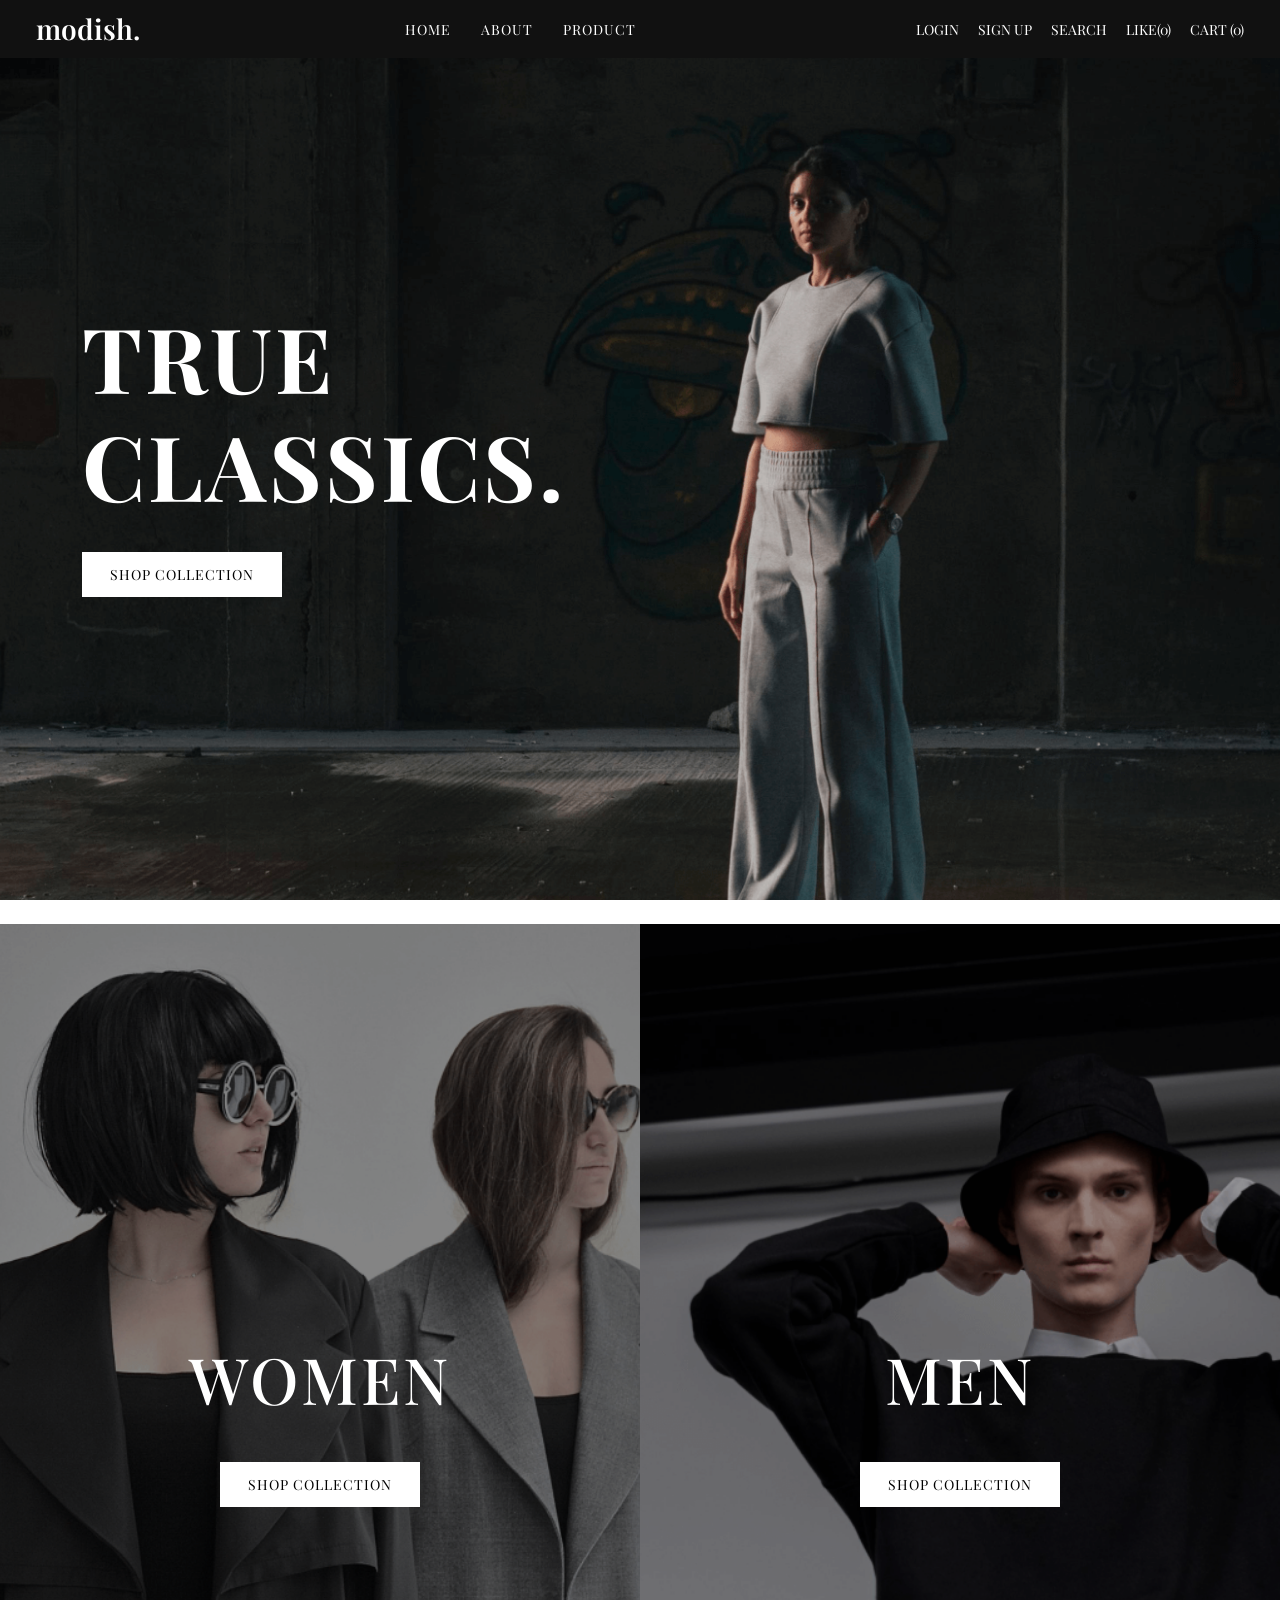
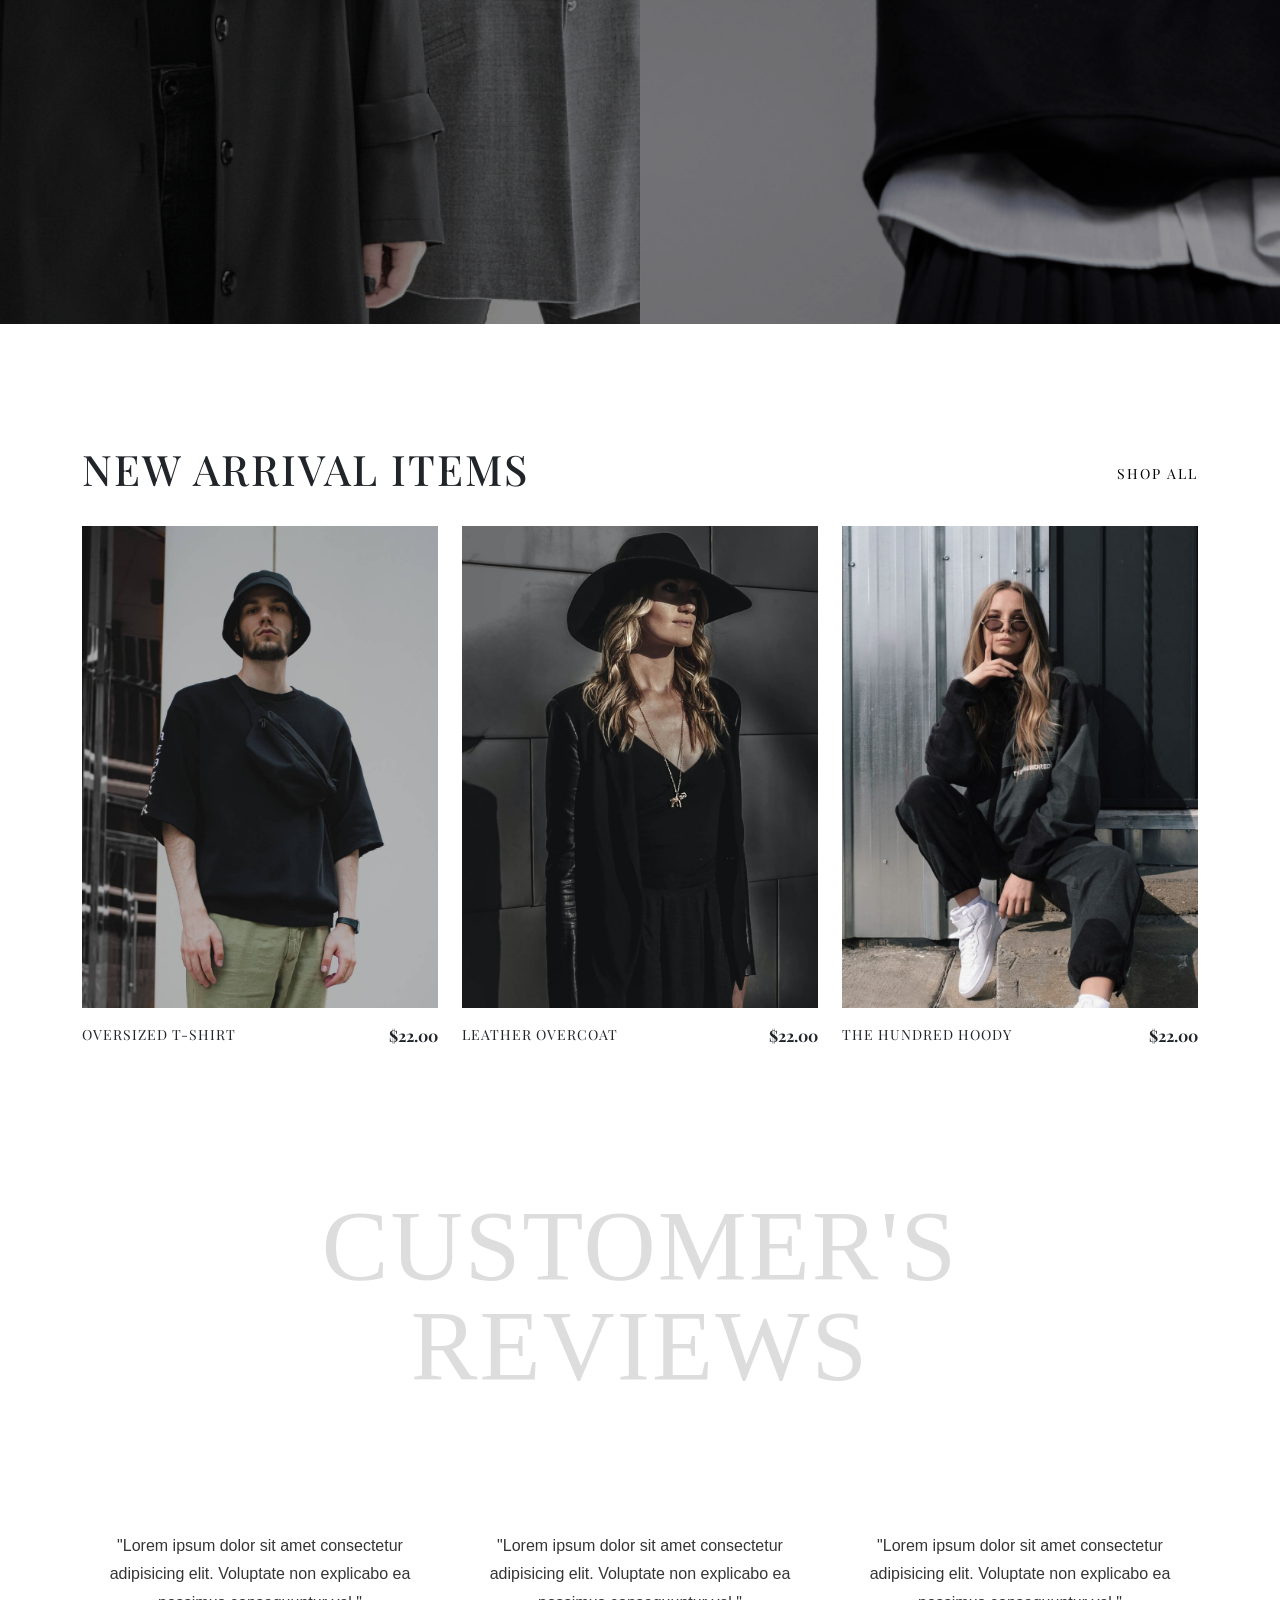
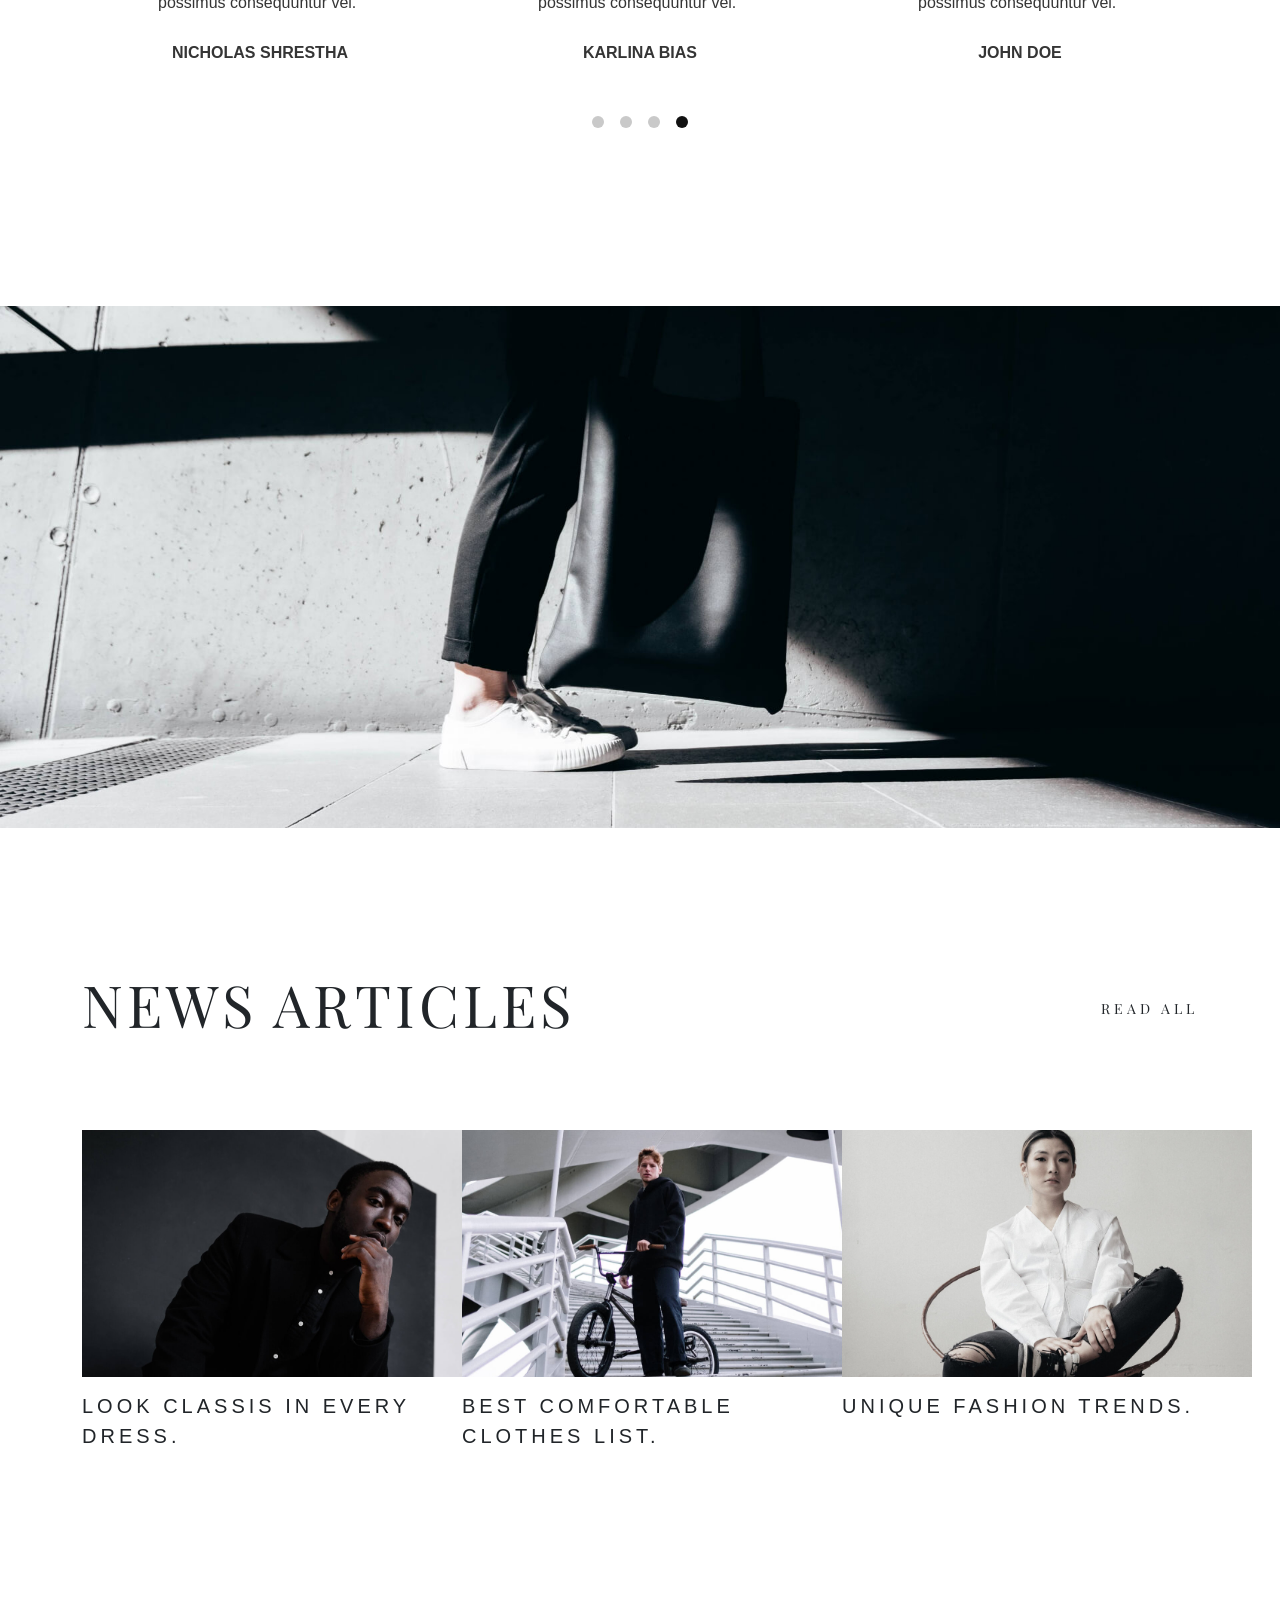
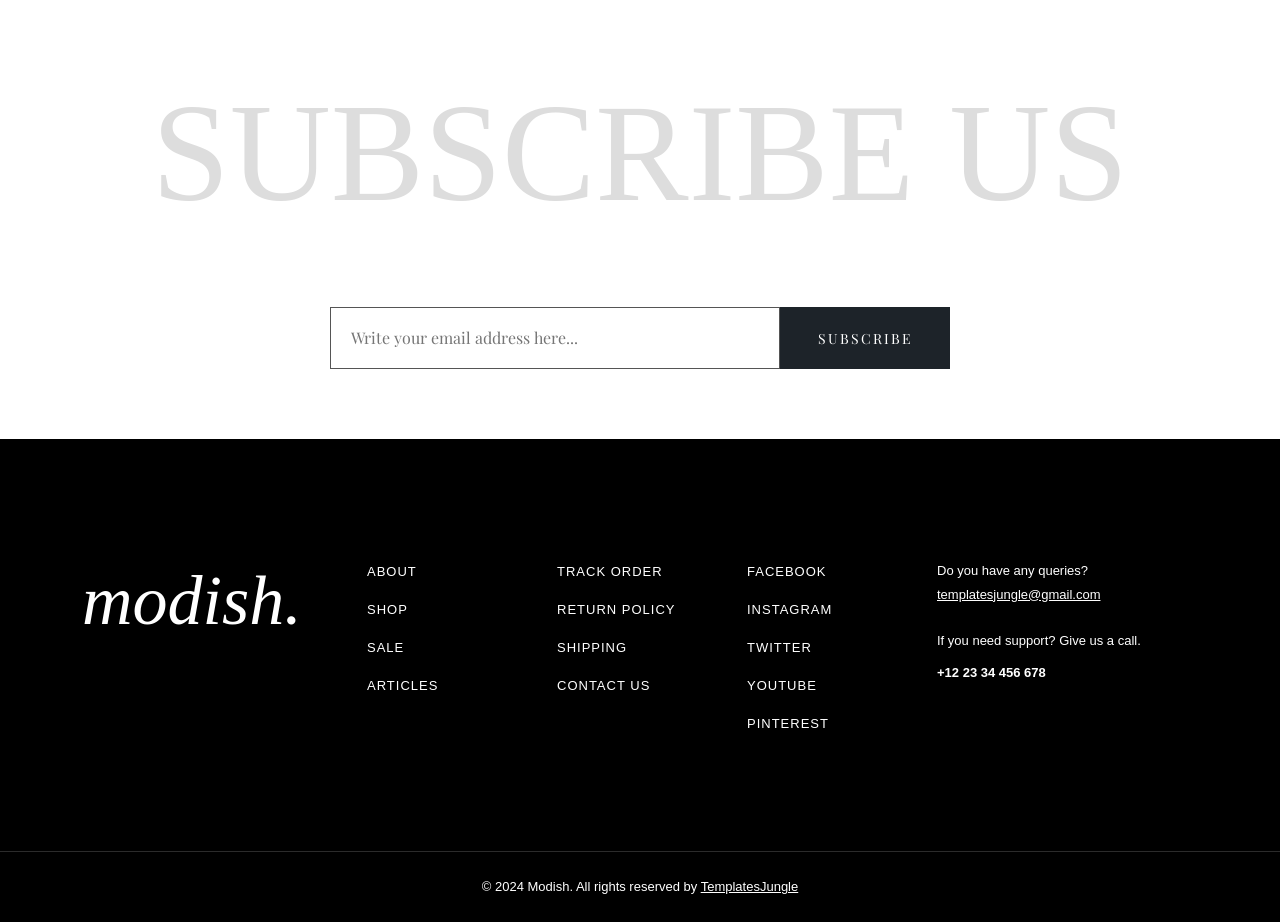
<file: index.html>
<!DOCTYPE html>
<html lang="en">
<head>
    <meta charset="UTF-8">
    <title>Modish Hero</title>
    <meta name="viewport" content="width=device-width, initial-scale=1">
    <!-- CSS -->
    <link rel="stylesheet" href="style.css">
    <!-- Bootstrap CSS -->
    <link href="https://cdn.jsdelivr.net/npm/bootstrap@5.3.2/dist/css/bootstrap.min.css" rel="stylesheet">

    <!-- Google Font for classy serif look -->
    <link href="https://fonts.googleapis.com/css2?family=Playfair+Display:wght@500;700&display=swap" rel="stylesheet">
    
    <style>
        body {
            margin: 0;
            font-family: 'Playfair Display', serif;
        }   

        .hero {
            height: 100vh;
            background: url('img/header-img.png') center/cover no-repeat;
            color: white;
            position: relative;
        }

        .navbar-custom {
            position: absolute;
            top: 0;
            width: 100%;
            z-index: 10;
            background-color:#111111;
        }

        .logo {
            font-size: 28px;
            font-weight: 600;
        }

        .nav-center a {
            color: white;
            margin: 0 15px;
            text-decoration: none;
            font-size: 14px;
            letter-spacing: 1px;
        }

        .icons a {
            color: white;
            margin-left: 15px;
            font-size: 14px;
            text-decoration: none;
        }

        .hero-content {
            height: 100%;
        }

        .hero h1 {
            font-size: 90px;
            font-weight: 700;
            letter-spacing: 3px;
        }

        .shop-btn {
            background: white;
            color: black;
            padding: 12px 28px;
            border: none;
            margin-top: 25px;
            font-size: 14px;
            letter-spacing: 1px;
        }
/* 
        @media (max-width: 768px) {
            .hero h1 {
                font-size: 48px;
                text-align: center;
            }
            .hero-content {
                text-align: center;
            }
        } */
      
    </style>
</head>

<body>

<!-- Navbar -->

<nav class="navbar navbar-expand-lg navbar-custom px-4">
    <div class="container-fluid">

    
        <div class="logo text-white">modish.</div>
        <div class="mx-auto d-none d-lg-flex nav-center">
            <a href="home.html">HOME</a>
            <a href="about.html">ABOUT</a>
            <a href="product.html">PRODUCT</a>
        </div>

        <div class="icons">
            <a href="login.html">LOGIN</a>
            <a href="signup.html">SIGN UP</a>
            <a href="#">SEARCH</a>
            <a href="wishlist.html">LIKE(0)</a>
            <a href="cart.html"> CART  (0)</a>
         
        </div>
    </div>
</nav>


<!-- Hero Section -->
<section class="hero">
    <div class="container hero-content d-flex align-items-center">
        <div class="row w-100">
            <div class="col-lg-7">
                <h1>TRUE<br>CLASSICS.</h1>
                <button class="shop-btn">SHOP COLLECTION</button>
            </div>
        </div>
    </div>
</section>
<br>

<!-- Split Collection Section -->
<section class="container-fluid p-0">
    <div class="row g-0">

        <!-- Women -->
        <div class="col-md-6 split-banner women-banner d-flex align-items-center justify-content-center text-center">
            <div class="content text-white">
                <h2>WOMEN</h2>
                <button class="shop-btn">SHOP COLLECTION</button>
            </div>
        </div>

        <!-- Men -->
        <div class="col-md-6 split-banner men-banner d-flex align-items-center justify-content-center text-center">
            <div class="content text-white">
                <h2>MEN</h2>
                <button class="shop-btn">SHOP COLLECTION</button>
            </div>
        </div>

    </div>
</section><br><br><br>


<!-- New Arrival Items -->
<section class="new-arrivals py-5">
  <div class="container">

    <!-- Heading Row -->
    <div class="d-flex justify-content-between align-items-center mb-4">
      <h2 class="arrival-title">NEW ARRIVAL ITEMS</h2>
      <a href="#" class="shop-all">SHOP ALL</a>
    </div>

    <!-- Products Row -->
    <div class="row g-4">

      <!-- Product 1 -->
      <div class="col-md-4">
        <div class="product-card">
          <div class="product-img">
            <img src="img/newarrival-items1.jpg" class="img-fluid" alt="">
            <div class="overlay">
              <button class="add-cart">Add To Cart →</button>
              <span class="icons">✕ &nbsp; ♥</span>
            </div>
          </div>
          <div class="product-info d-flex justify-content-between mt-3">
            <span>OVERSIZED T-SHIRT</span>
            <strong>$22.00</strong>
          </div>
        </div>
      </div>

      <!-- Product 2 -->
      <div class="col-md-4">
        <div class="product-card">
          <div class="product-img">
            <img src="img/newarrival-items2.jpg" class="img-fluid" alt="">
            <div class="overlay">
              <button class="add-cart">Add To Cart →</button>
              <span class="icons">✕ &nbsp; ♥</span>
            </div>
          </div>
          <div class="product-info d-flex justify-content-between mt-3">
            <span>LEATHER OVERCOAT</span>
            <strong>$22.00</strong>
          </div>
        </div>
      </div>

      <!-- Product 3 -->
      <div class="col-md-4">
        <div class="product-card">
          <div class="product-img">
            <img src="img/newarrival-items3.jpg" class="img-fluid" alt="">
            <div class="overlay">
              <button class="add-cart">Add To Cart →</button>
              <span class="icons">✕ &nbsp; ♥</span>
            </div>
          </div>
          <div class="product-info d-flex justify-content-between mt-3">
            <span>THE HUNDRED HOODY</span>
            <strong>$22.00</strong>
          </div>
        </div>
      </div>

    </div>
  </div>
</section>

 <section class="review-section">
    <div class="container">

      <h1 class="big-title">CUSTOMER'S REVIEWS</h1><br><br><br><br>

      <div class="row justify-content-center">

        <!-- Review 1 -->
        <div class="col-lg-4 col-md-6">
          <div class="review-card">
            <p class="review-text">
              "Lorem ipsum dolor sit amet consectetur adipisicing elit.
              Voluptate non explicabo ea possimus consequuntur vel."
            </p>

            <h4 class="review-name">NICHOLAS SHRESTHA</h4>
          </div>
        </div>

        <!-- Review 2 -->
        <div class="col-lg-4 col-md-6">
          <div class="review-card">
            <p class="review-text">
              "Lorem ipsum dolor sit amet consectetur adipisicing elit.
              Voluptate non explicabo ea possimus consequuntur vel."
            </p>

            <h4 class="review-name">KARLINA BIAS</h4>
          </div>
        </div>

        <!-- Review 3 -->
        <div class="col-lg-4 col-md-6">
          <div class="review-card">
            <p class="review-text">
              "Lorem ipsum dolor sit amet consectetur adipisicing elit.
              Voluptate non explicabo ea possimus consequuntur vel."
            </p>

            <h4 class="review-name">JOHN DOE</h4>
          </div>
        </div>

      </div>

      <!-- Dots -->
      <div class="dots">
        <span class="dot"></span>
        <span class="dot"></span>
        <span class="dot"></span>
        <span class="dot active"></span>
      </div>

    </div>
  </section><br><br><br>
  
  <div class="img-fluid">
  <img src="img/video.jpg" width="100%">
  </div>

  <br><br><br>
   <section class="news-section">
    <div class="container">

      <div class="section-top">
        <h1 class="section-title">News Articles</h1>
        <span class="read-all">Read All</span>
      </div><br><br>

      <div class="row">

        <!-- Article 1 -->
        <div class="col-lg-4 col-md-6">
          <div class="article-card">
            <img src="img/article1.jpg" alt="fashion">

            <h3 class="article-title">
              LOOK CLASSIS IN EVERY DRESS.
            </h3>
          </div>
        </div>

        <!-- Article 2 -->
        <div class="col-lg-4 col-md-6">
          <div class="article-card">
            <img src="img/article2.jpg" alt="fashion">

            <h3 class="article-title">
              BEST COMFORTABLE CLOTHES LIST.
            </h3>
          </div>
        </div>

        <!-- Article 3 -->
        <div class="col-lg-4 col-md-6">
          <div class="article-card">
            <img src="img/article3.jpg" alt="fashion">

            <h3 class="article-title">
              UNIQUE FASHION TRENDS.
            </h3>
          </div>
        </div>

      </div>

    </div>
  </section>


  <!-- ================= SUBSCRIBE ================= -->

  <section class="subscribe-section">

    <div class="container">

      <h1 class="big-text">Subscribe Us</h1>

      <div class="subscribe-box">

        <input
          type="email"
          placeholder="Write your email address here..."
        >

        <button>
          Subscribe
        </button>

      </div>

    </div>

  </section>

  <footer class="footer">

    <div class="container">

      <div class="row justify-content-between">

        <!-- Logo -->
        <div class="col-lg-3 footer-column">
          <h1 class="footer-logo">modish.</h1>
        </div>

        <!-- Links 1 -->
        <div class="col-lg-2 col-md-4 footer-column">
          <ul class="footer-links">
            <li><a href="#">About</a></li>
            <li><a href="#">Shop</a></li>
            <li><a href="#">Sale</a></li>
            <li><a href="#">Articles</a></li>
          </ul>
        </div>

        <!-- Links 2 -->
        <div class="col-lg-2 col-md-4 footer-column">
          <ul class="footer-links">
            <li><a href="#">Track Order</a></li>
            <li><a href="#">Return Policy</a></li>
            <li><a href="#">Shipping</a></li>
            <li><a href="#">Contact Us</a></li>
          </ul>
        </div>

        <!-- Social Links -->
        <div class="col-lg-2 col-md-4 footer-column">
          <ul class="footer-links">
            <li><a href="#">Facebook</a></li>
            <li><a href="#">Instagram</a></li>
            <li><a href="#">Twitter</a></li>
            <li><a href="#">Youtube</a></li>
            <li><a href="#">Pinterest</a></li>
          </ul>
        </div>

        <!-- Contact -->
        <div class="col-lg-3 footer-column">

          <div class="contact-text">
            Do you have any queries?<br>

            <a href="mailto:templatesjungle@gmail.com">
              templatesjungle@gmail.com
            </a>

            <br><br>

            If you need support? Give us a call.
          </div>

          <div class="phone">
            +12 23 34 456 678
          </div>

        </div>

      </div>

    </div>

    <!-- Copyright -->

    <div class="copyright">
      © 2024 Modish. All rights reserved by
      <a href="#">TemplatesJungle</a>
    </div>

  </footer>


</body>
</html>
</file>
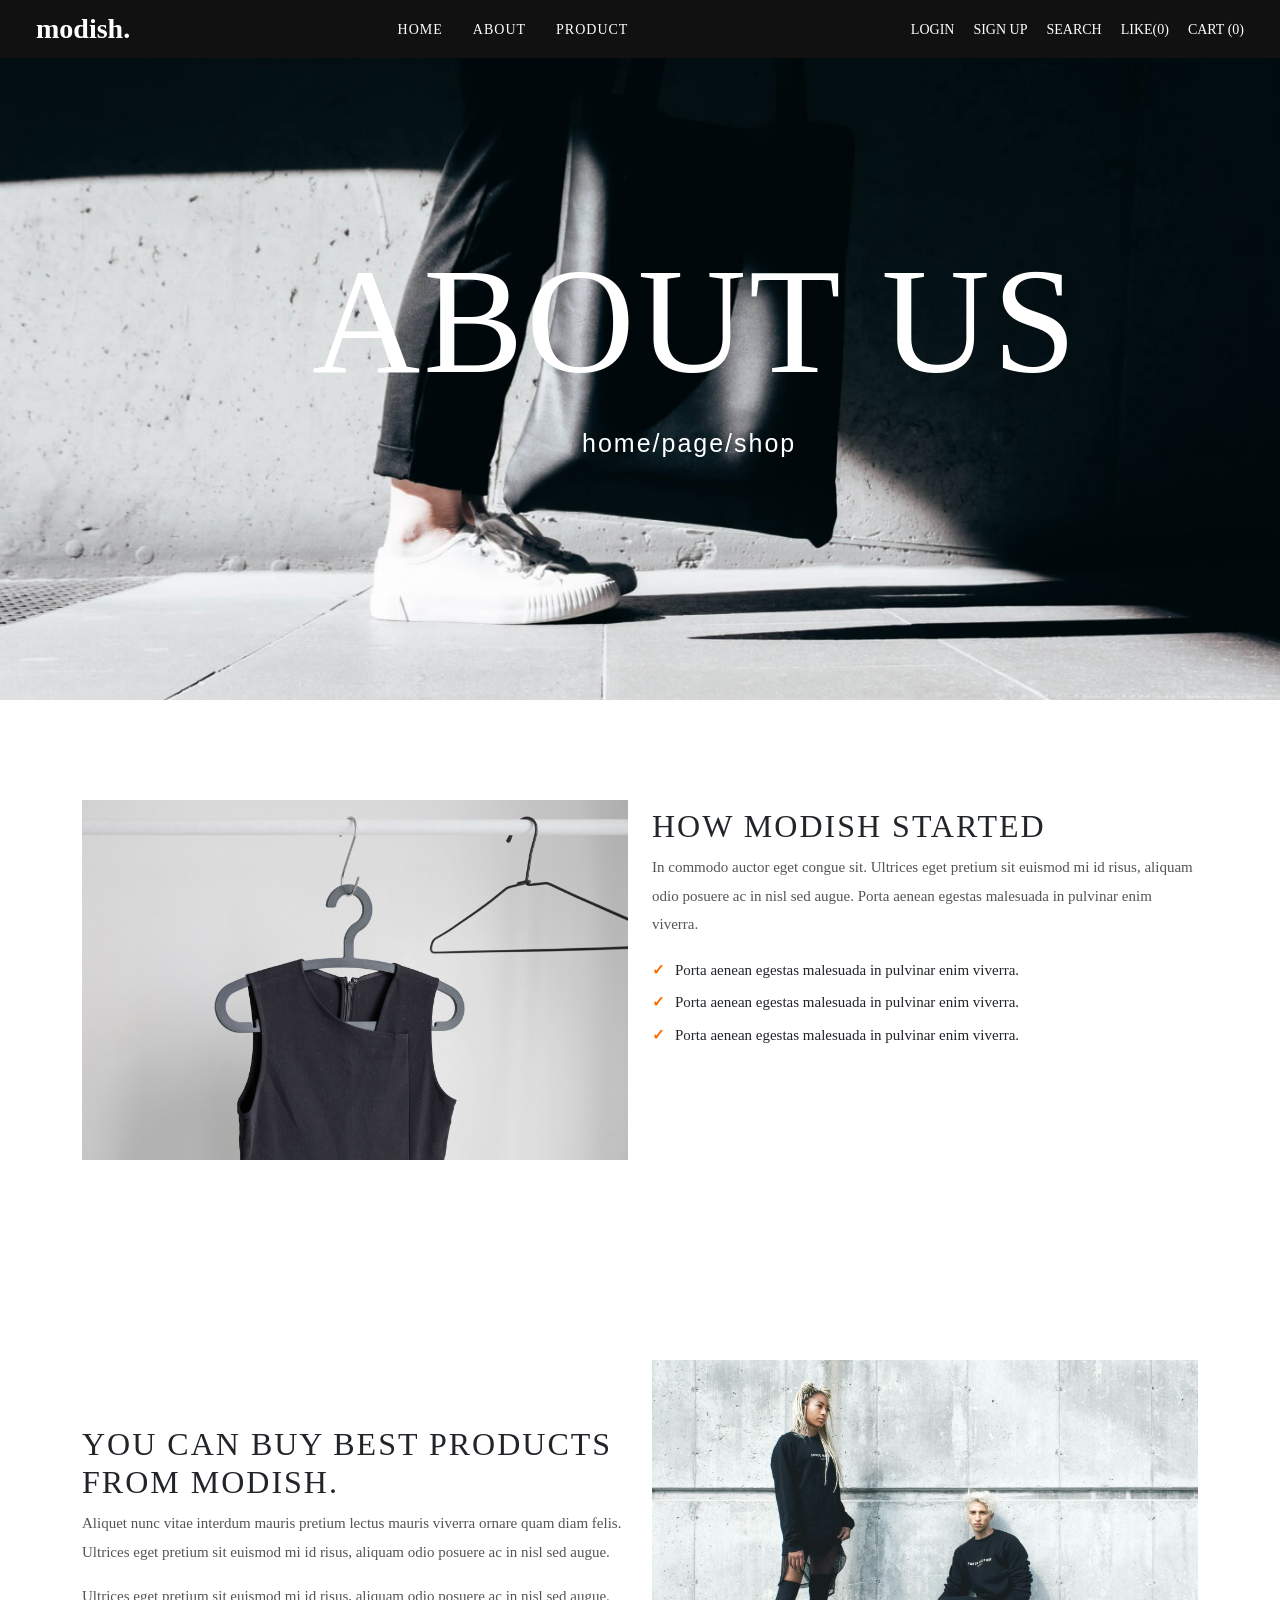
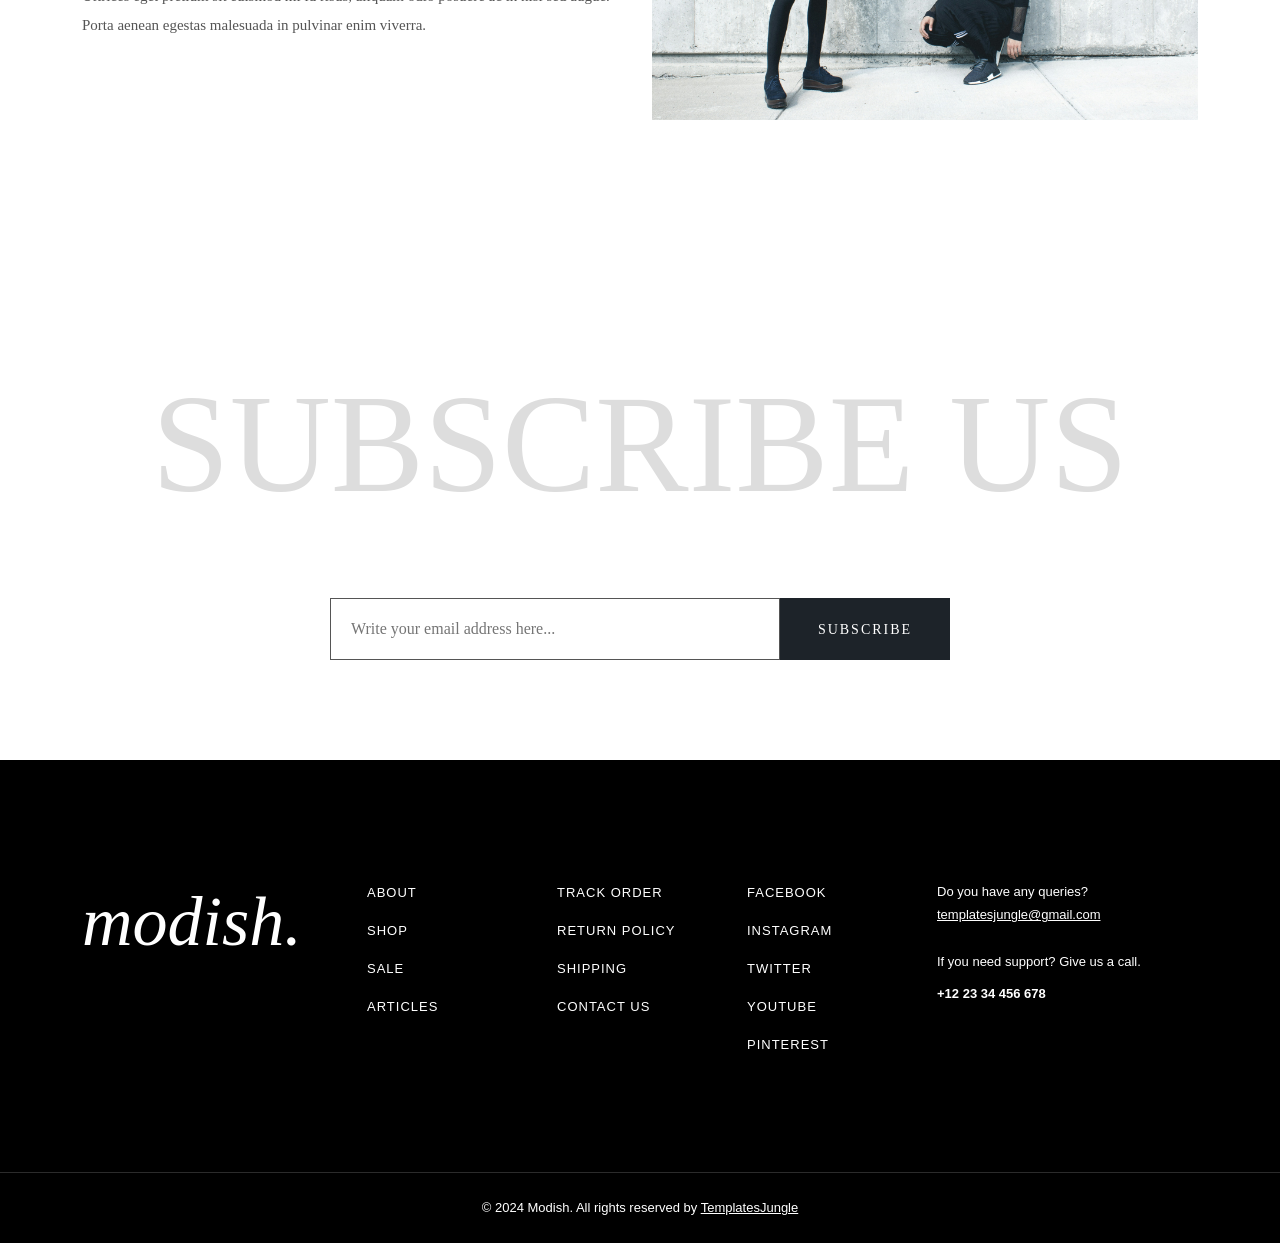
<file: about.html>
<!DOCTYPE html>
<html lang="en">
<head>
    <meta charset="UTF-8">
    <title>Modish Hero</title>
    <meta name="viewport" content="width=device-width, initial-scale=1">
    <!-- CSS -->
    <link rel="stylesheet" href="index1.css">
    <!-- Bootstrap CSS -->
    <link href="https://cdn.jsdelivr.net/npm/bootstrap@5.3.2/dist/css/bootstrap.min.css" rel="stylesheet">

    <!-- Google Font for classy serif look -->
    <link href="https://fonts.googleapis.com/css2?family=Playfair+Display:wght@500;700&display=swap" rel="stylesheet">

    <style>
        body {
            margin: 0;
            font-family: "bodoni moda";
        }   

        .hero {
            height: 100px;
            background: url('img/video.jpg')center/cover no-repeat ;
            height: 700px;
            color: white;
            position: relative; 
            justify-content: center;
        }

        .navbar-custom {
            position: absolute;
            top: 0;
            width: 100%;
            z-index: 10;
            background-color:#111111;
        }

        .logo {
            font-size: 28px;
            font-weight: 600;
        }

        .nav-center a {
            color: white;
            margin: 0 15px;
            text-decoration: none;
            font-size: 14px;
            letter-spacing: 1px;
        }

        .icons a {
            color: white;
            margin-left: 15px;
            font-size: 14px;
            text-decoration: none;
        }

        .hero-content {
            height: 100%;
        }

        .hero h1 {
            font-size: 150px;
            font-weight:lighter;
            letter-spacing: 3px;
            padding-left: 230px;


        }

        .btn {
            color: rgb(255, 255, 255);
            border: none;
            font-size: 25px;
            letter-spacing: 2px;
            padding-left: 500px;
            word-spacing: 20px;
            font-family: sans-serif;
           
        }
        @media (max-width: 768px) {
            .hero h1 {
                font-size: 48px;
                text-align: center;
            }
            .hero-content {
                text-align: center;
            }
        }
    </style>
</head>

<body>

<!-- Navbar -->

<nav class="navbar navbar-expand-lg navbar-custom px-4">
    <div class="container-fluid">

    
        <div class="logo text-white">modish.</div>
        <div class="mx-auto d-none d-lg-flex nav-center">
            <a href="home.html">HOME</a>
            <a href="about.html">ABOUT</a>
            <a href="product.html">PRODUCT</a>
        </div>

        <div class="icons">
            <a href="login.html">LOGIN</a>
            <a href="signup.html">SIGN UP</a>
            <a href="#">SEARCH</a>
            <a href="wishlist.html">LIKE(0)</a>
            <a href="cart.html"> CART  (0)</a>
         
        </div>
    </div>
</nav>


<!-- Hero Section -->
<section class="hero">
    <div class="container hero-content d-flex align-items-center ">
        <div class="row">
            <div class="col">
                <h1>ABOUT US</h1>
                <button class="btn">home/page/shop</button>
            </div>
        </div>
    </div>
</section>


  <!-- HOW MODISH STARTED -->
  <section>
    <div class="container">
      <div class="row align-items-center">

        <div class="col-lg-6">
          <div class="image-box">
            <img src="img/banner3.jpg" alt="clothes hanger">
          </div>
        </div>

        <div class="col-lg-6">
          <h2>How Modish Started</h2>
          <p>
            In commodo auctor eget congue sit. Ultrices eget pretium sit euismod mi id risus,
            aliquam odio posuere ac in nisl sed augue. Porta aenean egestas malesuada in
            pulvinar enim viverra.
          </p>

          <ul class="check-list">
            <li>Porta aenean egestas malesuada in pulvinar enim viverra.</li>
            <li>Porta aenean egestas malesuada in pulvinar enim viverra.</li>
            <li>Porta aenean egestas malesuada in pulvinar enim viverra.</li>
          </ul>

          <button class="btn btn-outline-dark">Read Blog</button>
        </div>

      </div>
    </div>
  </section>


  <!-- YOU CAN BUY BEST PRODUCTS -->
  <section>
    <div class="container">
      <div class="row align-items-center">

        <div class="col-lg-6 order-lg-1 order-2">
          <h2>You Can Buy Best Products From Modish.</h2>
          <p>
            Aliquet nunc vitae interdum mauris pretium lectus mauris viverra ornare quam
            diam felis. Ultrices eget pretium sit euismod mi id risus, aliquam odio posuere
            ac in nisl sed augue.
          </p>

          <p>
            Ultrices eget pretium sit euismod mi id risus, aliquam odio posuere ac in nisl
            sed augue. Porta aenean egestas malesuada in pulvinar enim viverra.
          </p>
        </div>

        <div class="col-lg-6 order-lg-2 order-1">
          <div class="image-box">
            <img src="img/banner1.jpg" alt="fashion models">
          </div>
        </div>

      </div>
    </div>
  </section>

  <!-- ================= SUBSCRIBE ================= -->

  <section class="subscribe-section">

    <div class="container">

      <h1 class="big-text">Subscribe Us</h1>

      <div class="subscribe-box">

        <input
          type="email"
          placeholder="Write your email address here..."
        >

        <button>
          Subscribe
        </button>

      </div>

    </div>

  </section>

  <footer class="footer">

    <div class="container">

      <div class="row justify-content-between">

        <!-- Logo -->
        <div class="col-lg-3 footer-column">
          <h1 class="footer-logo">modish.</h1>
        </div>

        <!-- Links 1 -->
        <div class="col-lg-2 col-md-4 footer-column">
          <ul class="footer-links">
            <li><a href="#">About</a></li>
            <li><a href="#">Shop</a></li>
            <li><a href="#">Sale</a></li>
            <li><a href="#">Articles</a></li>
          </ul>
        </div>

        <!-- Links 2 -->
        <div class="col-lg-2 col-md-4 footer-column">
          <ul class="footer-links">
            <li><a href="#">Track Order</a></li>
            <li><a href="#">Return Policy</a></li>
            <li><a href="#">Shipping</a></li>
            <li><a href="#">Contact Us</a></li>
          </ul>
        </div>

        <!-- Social Links -->
        <div class="col-lg-2 col-md-4 footer-column">
          <ul class="footer-links">
            <li><a href="#">Facebook</a></li>
            <li><a href="#">Instagram</a></li>
            <li><a href="#">Twitter</a></li>
            <li><a href="#">Youtube</a></li>
            <li><a href="#">Pinterest</a></li>
          </ul>
        </div>

        <!-- Contact -->
        <div class="col-lg-3 footer-column">

          <div class="contact-text">
            Do you have any queries?<br>

            <a href="mailto:templatesjungle@gmail.com">
              templatesjungle@gmail.com
            </a>

            <br><br>

            If you need support? Give us a call.
          </div>

          <div class="phone">
            +12 23 34 456 678
          </div>

        </div>

      </div>

    </div>

    <!-- Copyright -->

    <div class="copyright">
      © 2024 Modish. All rights reserved by
      <a href="#">TemplatesJungle</a>
    </div>

  </footer>


</body>
</html>
</file>
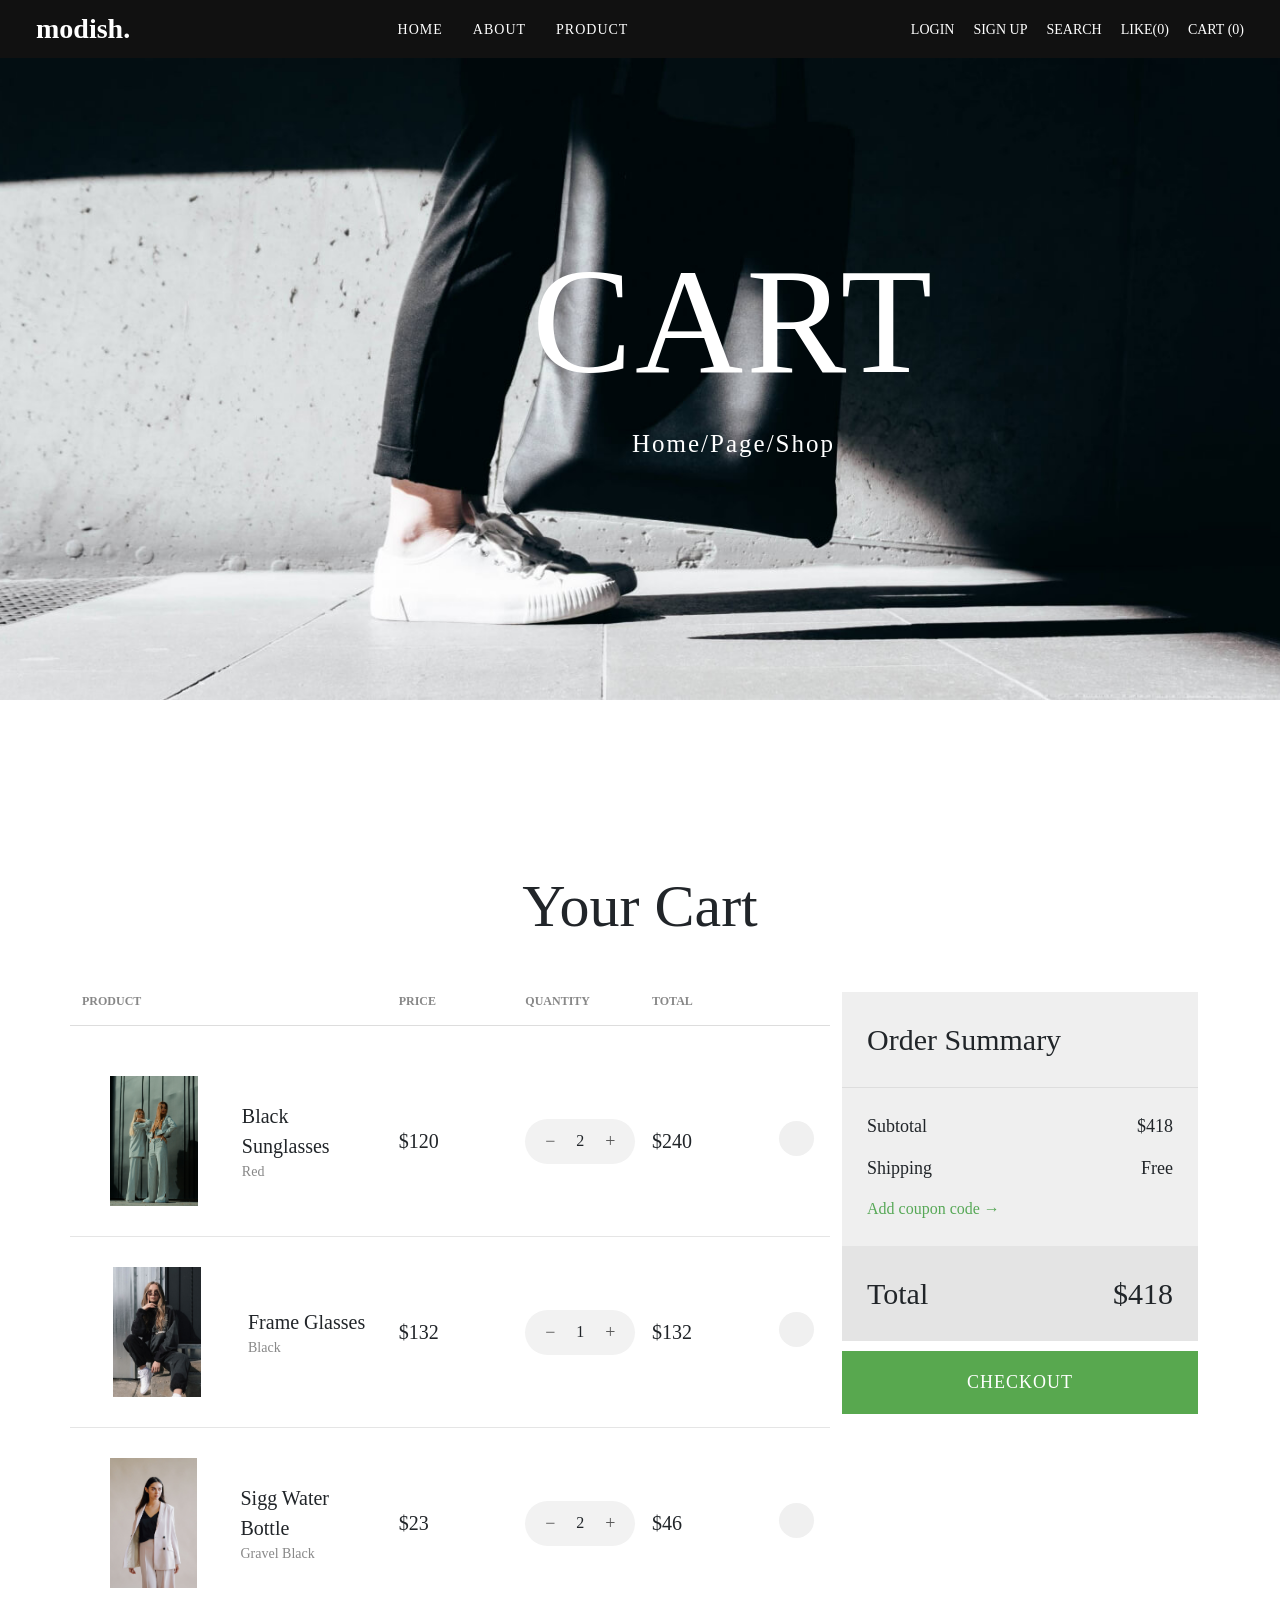
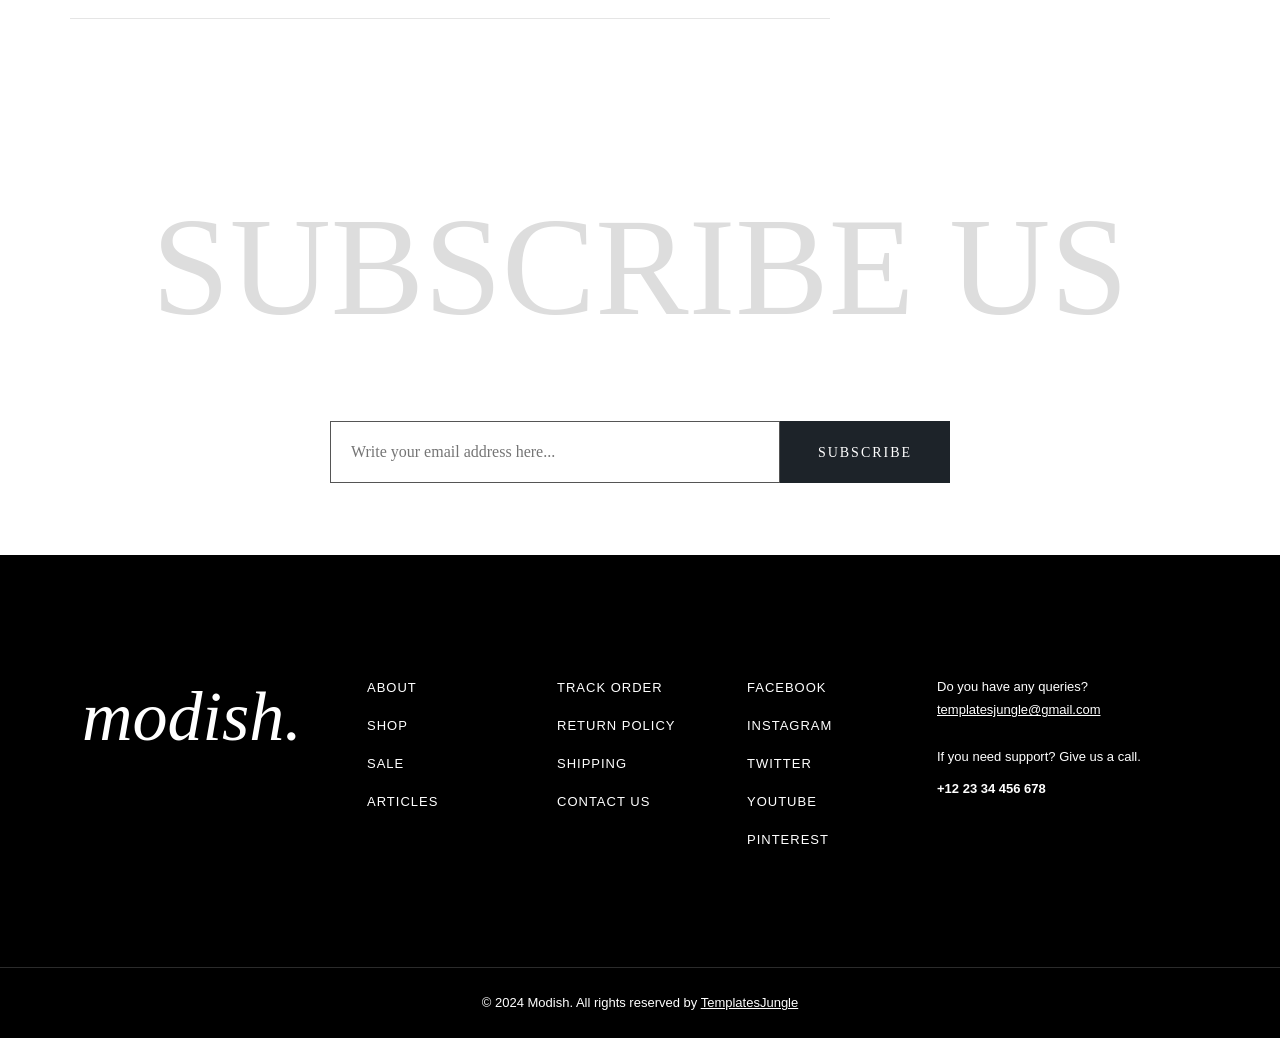
<file: cart.html>
<!DOCTYPE html>
<html lang="en">
<head>
    <meta charset="UTF-8">
    <title>Modish Hero</title>
    <meta name="viewport" content="width=device-width, initial-scale=1">
    <!-- CSS -->
    <link rel="stylesheet" href="index6.css">
    <!-- Bootstrap CSS -->
    <link href="https://cdn.jsdelivr.net/npm/bootstrap@5.3.2/dist/css/bootstrap.min.css" rel="stylesheet">

    <!-- Google Font for classy serif look -->
    <link href="https://fonts.googleapis.com/css2?family=Playfair+Display:wght@500;700&display=swap" rel="stylesheet">

    <style>
        body {
            margin: 0;
            font-family: "bodoni moda";
        }   

        .hero {
            height: 100px;
            background: url('img/video.jpg')center/cover no-repeat ;
            height: 700px;
            color: white;
            position: relative; 
        }

        .navbar-custom {
            position: absolute;
            top: 0;
            width: 100%;
            z-index: 10;
            background-color:#111111;
        }

        .logo {
            font-size: 28px;
            font-weight: 600;
        }

        .nav-center a {
            color: white;
            margin: 0 15px;
            text-decoration: none;
            font-size: 14px;
            letter-spacing: 1px;
        }

        .icons a {
            color: white;
            margin-left: 15px;
            font-size: 14px;
            text-decoration: none;
        }

        .hero-content {
            height: 100%;
        }

        .hero h1 {
            font-size: 150px;
            font-weight:lighter;
            letter-spacing: 3px;
            padding-left:450px;
            }

        .btn {
            color: rgb(255, 255, 255);
            border: none;
            font-size: 25px;
            letter-spacing: 2px;
            padding-left: 550px;
           
        }
       
    </style>
</head>

<body>

<!-- Navbar -->

<nav class="navbar navbar-expand-lg navbar-custom px-4">
    <div class="container-fluid">

    
        <div class="logo text-white">modish.</div>
        <div class="mx-auto d-none d-lg-flex nav-center">
            <a href="home.html">HOME</a>
            <a href="about.html">ABOUT</a>
            <a href="product.html">PRODUCT</a>
        </div>

        <div class="icons">
            <a href="login.html">LOGIN</a>
            <a href="signup.html">SIGN UP</a>
            <a href="#">SEARCH</a>
            <a href="wishlist.html">LIKE(0)</a>
            <a href="cart.html"> CART  (0)</a>
         
        </div>
    </div>
</nav>


<!-- Hero Section -->
<section class="hero">
    <div class="container hero-content d-flex align-items-center ">
        <div class="row">
            <div class="col1">
                <h1>CART</h1>
                <button class="btn">Home/Page/Shop</button>
            </div>
        </div>
    </div>
</section>
<br><br><br><br>


<body>

<div class="container py-4">

  <h1 class="cart-title">Your Cart</h1>

  <div class="row">

    <!-- Left Side -->
    <div class="col-lg-8">

      <!-- Header -->
      <div class="row cart-header">
        <div class="col-5">Product</div>
        <div class="col-2">Price</div>
        <div class="col-2">Quantity</div>
        <div class="col-2">Total</div>
      </div>

      <!-- Item 1 -->
      <div class="row cart-item">
        <div class="col-5 d-flex align-items-center gap-3">
          <img src="img/item9.jpg" class="product-img">

          <div>
            <div class="product-name">Black Sunglasses</div>
            <div class="product-color">Red</div>
          </div>
        </div>

        <div class="col-2 fs-5">$120</div>

        <div class="col-2">
          <div class="qty-box">
            <button class="qty-btn">−</button>
            <span>2</span>
            <button class="qty-btn">+</button>
          </div>
        </div>

        <div class="col-2 fs-5">$240</div>

        <div class="col-1">
          <button class="remove-btn">
            <i class="fa-solid fa-xmark"></i>
          </button>
        </div>
      </div>

      <!-- Item 2 -->
      <div class="row cart-item">
        <div class="col-5 d-flex align-items-center gap-3">
          <img src="img/item8.jpg" class="product-img">

          <div>
            <div class="product-name">Frame Glasses</div>
            <div class="product-color">Black</div>
          </div>
        </div>

        <div class="col-2 fs-5">$132</div>

        <div class="col-2">
          <div class="qty-box">
            <button class="qty-btn">−</button>
            <span>1</span>
            <button class="qty-btn">+</button>
          </div>
        </div>

        <div class="col-2 fs-5">$132</div>

        <div class="col-1">
          <button class="remove-btn">
            <i class="fa-solid fa-xmark"></i>
          </button>
        </div>
      </div>

      <!-- Item 3 -->
      <div class="row cart-item">
        <div class="col-5 d-flex align-items-center gap-3">
          <img src="img/item3.jpg" class="product-img">

          <div>
            <div class="product-name">Sigg Water Bottle</div>
            <div class="product-color">Gravel Black</div>
          </div>
        </div>

        <div class="col-2 fs-5">$23</div>

        <div class="col-2">
          <div class="qty-box">
            <button class="qty-btn">−</button>
            <span>2</span>
            <button class="qty-btn">+</button>
          </div>
        </div>

        <div class="col-2 fs-5">$46</div>

        <div class="col-1">
          <button class="remove-btn">
            <i class="fa-solid fa-xmark"></i>
          </button>
        </div>
      </div>

    </div>

    <!-- Right Side -->
    <div class="col-lg-4">

      <div class="summary-box">

        <div class="summary-header">
          Order Summary
        </div>

        <div class="summary-body">

          <div class="summary-row">
            <span>Subtotal</span>
            <span>$418</span>
          </div>

          <div class="summary-row">
            <span>Shipping</span>
            <span>Free</span>
          </div>

          <a href="#" class="coupon">
            Add coupon code →
          </a>

        </div>

        <div class="total-box">
          <span>Total</span>
          <span>$418</span>
        </div>

      </div>

      <button class="checkout-btn">
        CHECKOUT
      </button>

    </div>

  </div>

</div>

   <!-- ================= SUBSCRIBE ================= -->

  <section class="subscribe-section">

    <div class="container">

      <h1 class="big-text">Subscribe Us</h1>

      <div class="subscribe-box">

        <input
          type="email"
          placeholder="Write your email address here..."
        >

        <button>
          Subscribe
        </button>

      </div>

    </div>

  </section><br><br><br>

  <footer class="footer">

    <div class="container">

      <div class="row justify-content-between">

        <!-- Logo -->
        <div class="col-lg-3 footer-column">
          <h1 class="footer-logo">modish.</h1>
        </div>

        <!-- Links 1 -->
        <div class="col-lg-2 col-md-4 footer-column">
          <ul class="footer-links">
            <li><a href="#">About</a></li>
            <li><a href="#">Shop</a></li>
            <li><a href="#">Sale</a></li>
            <li><a href="#">Articles</a></li>
          </ul>
        </div>

        <!-- Links 2 -->
        <div class="col-lg-2 col-md-4 footer-column">
          <ul class="footer-links">
            <li><a href="#">Track Order</a></li>
            <li><a href="#">Return Policy</a></li>
            <li><a href="#">Shipping</a></li>
            <li><a href="#">Contact Us</a></li>
          </ul>
        </div>

        <!-- Social Links -->
        <div class="col-lg-2 col-md-4 footer-column">
          <ul class="footer-links">
            <li><a href="#">Facebook</a></li>
            <li><a href="#">Instagram</a></li>
            <li><a href="#">Twitter</a></li>
            <li><a href="#">Youtube</a></li>
            <li><a href="#">Pinterest</a></li>
          </ul>
        </div>

        <!-- Contact -->
        <div class="col-lg-3 footer-column">

          <div class="contact-text">
            Do you have any queries?<br>

            <a href="mailto:templatesjungle@gmail.com">
              templatesjungle@gmail.com
            </a>

            <br><br>

            If you need support? Give us a call.
          </div>

          <div class="phone">
            +12 23 34 456 678
          </div>

        </div>

      </div>

    </div>

    <!-- Copyright -->

    <div class="copyright">
      © 2024 Modish. All rights reserved by
      <a href="#">TemplatesJungle</a>
    </div>

  </footer>


</body>
</html>
</file>
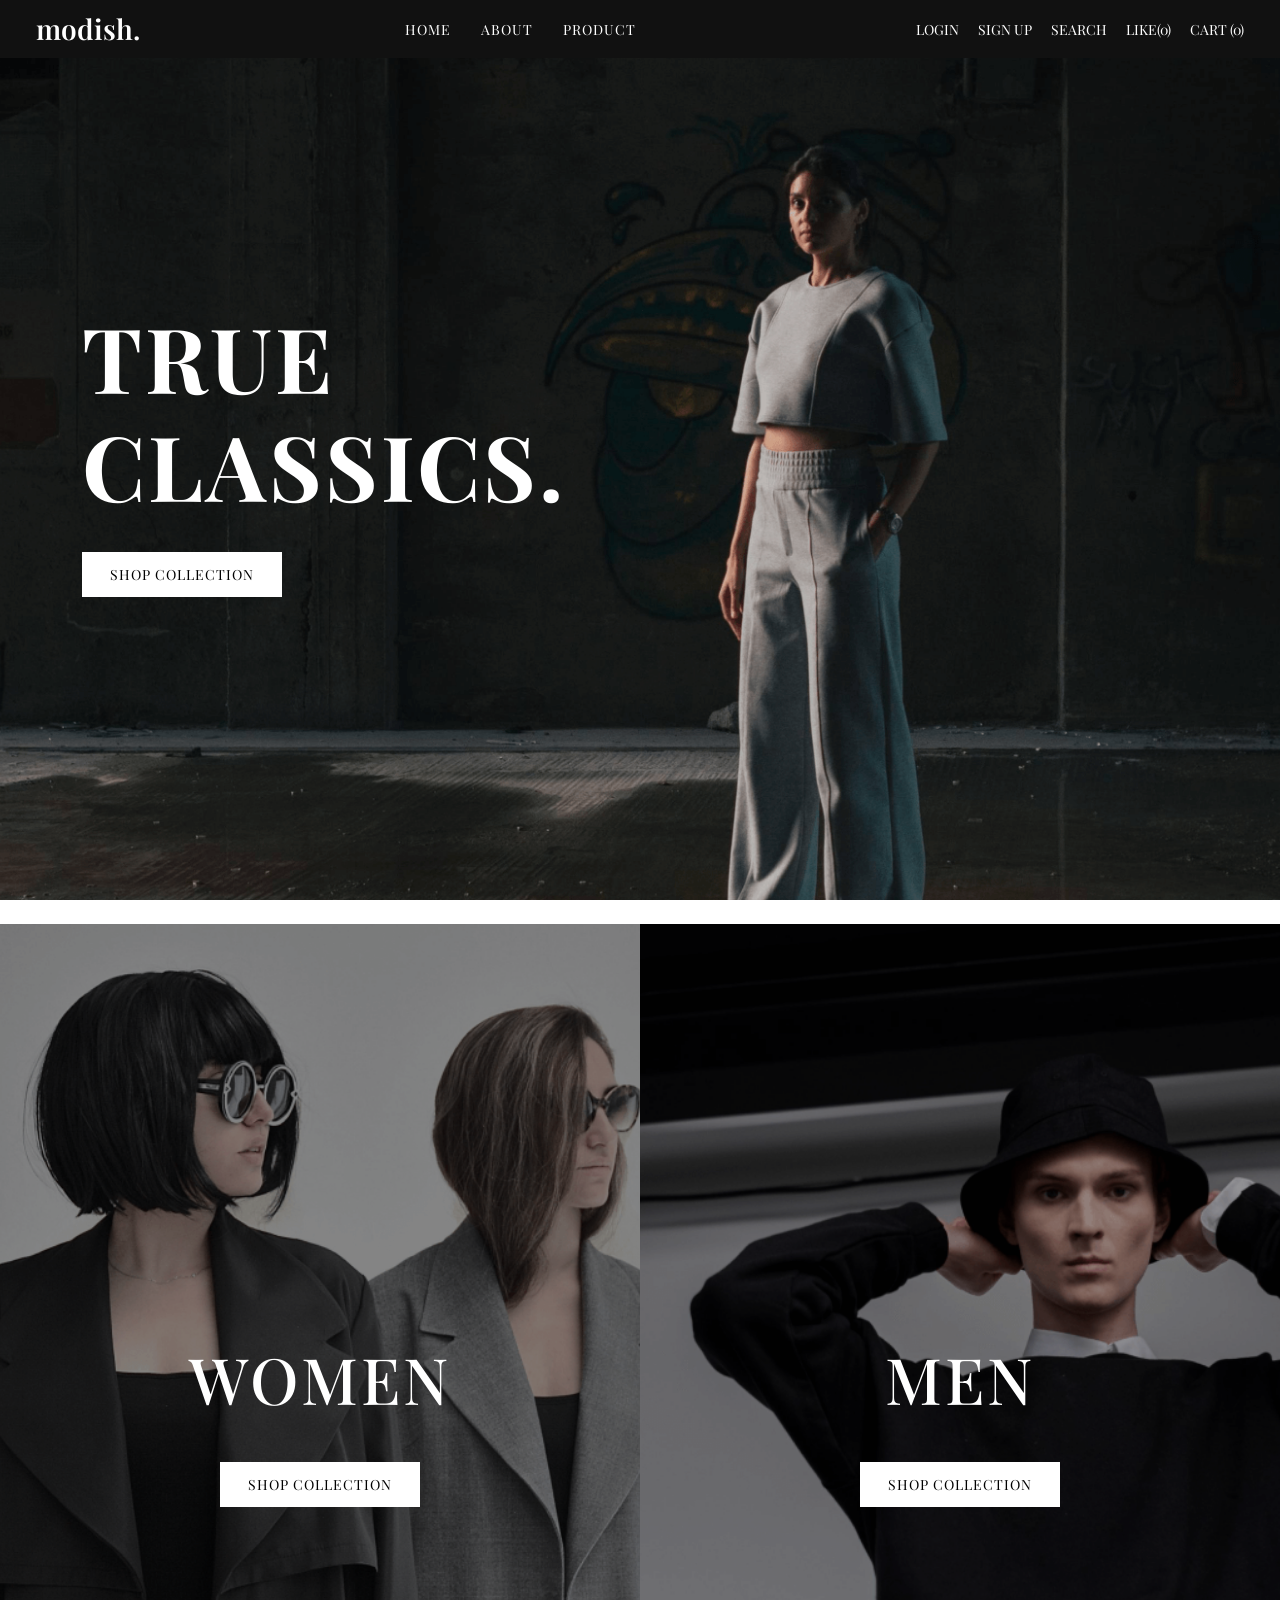
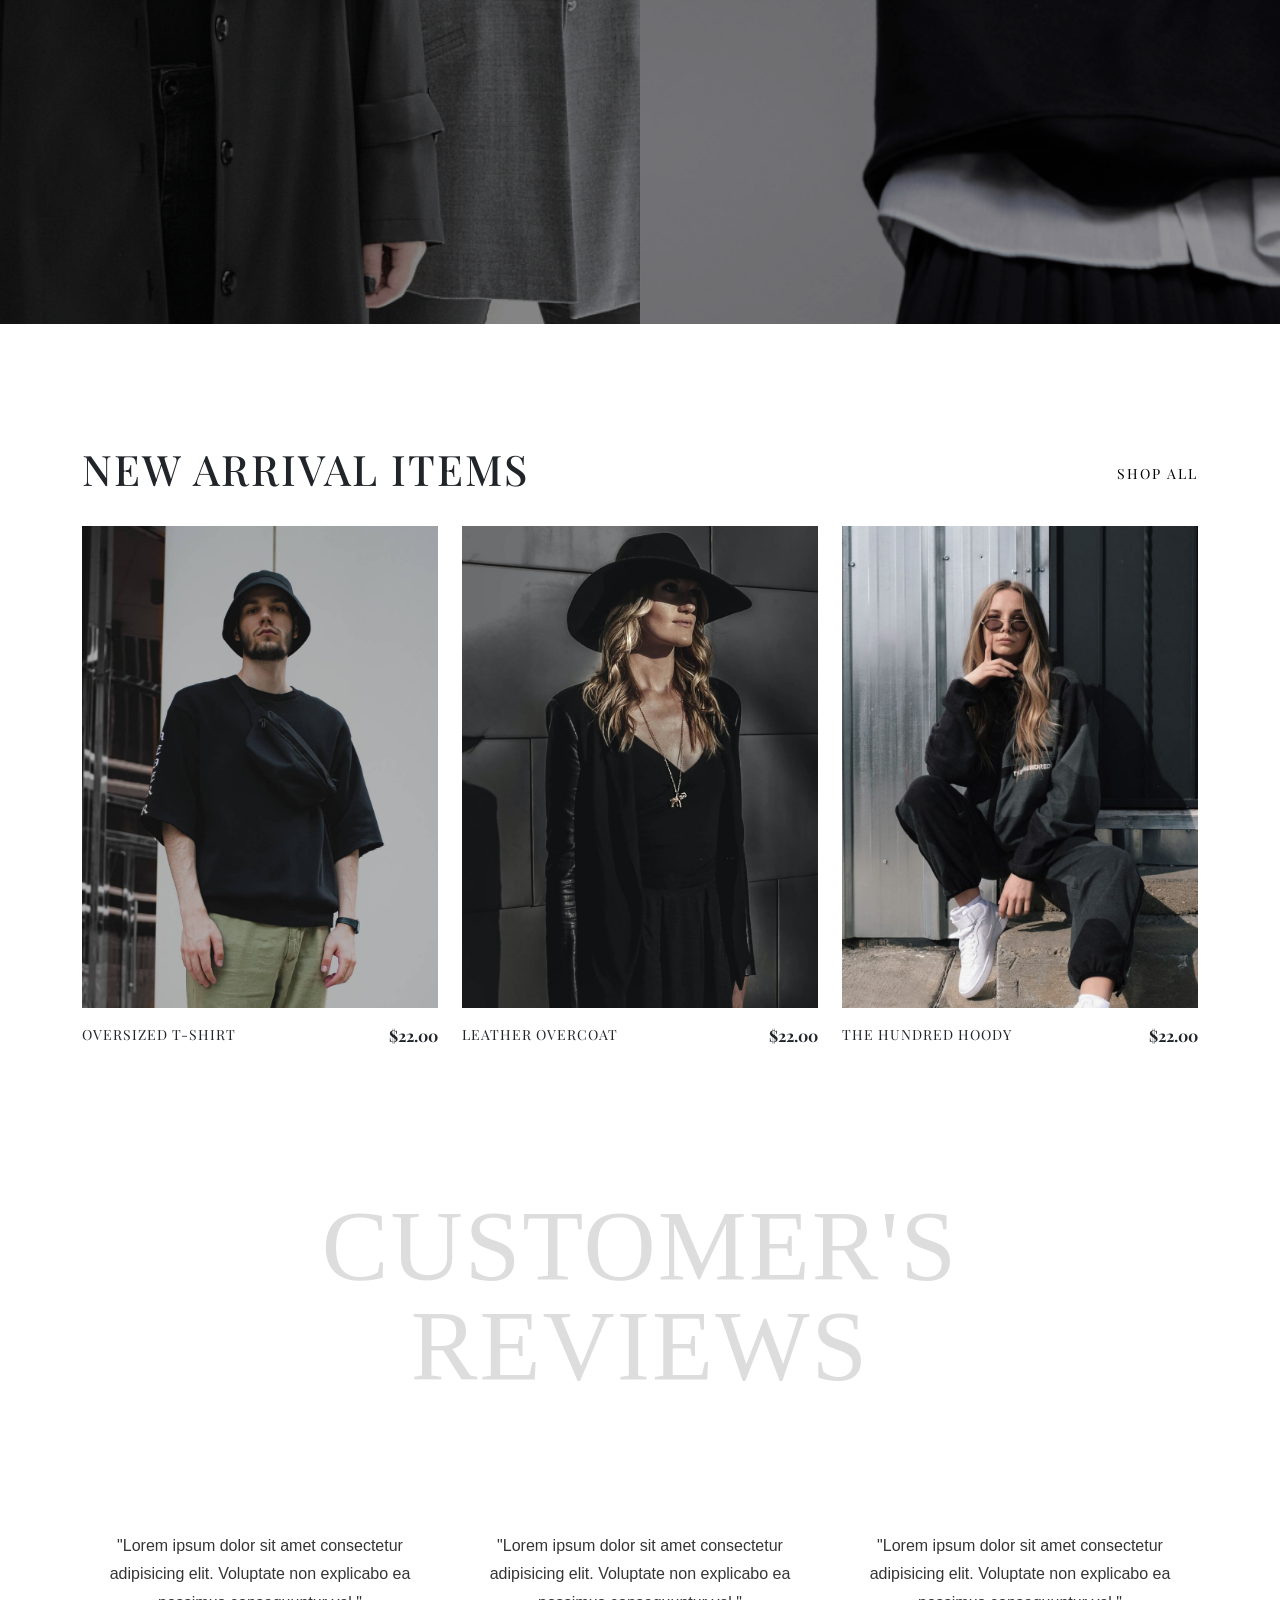
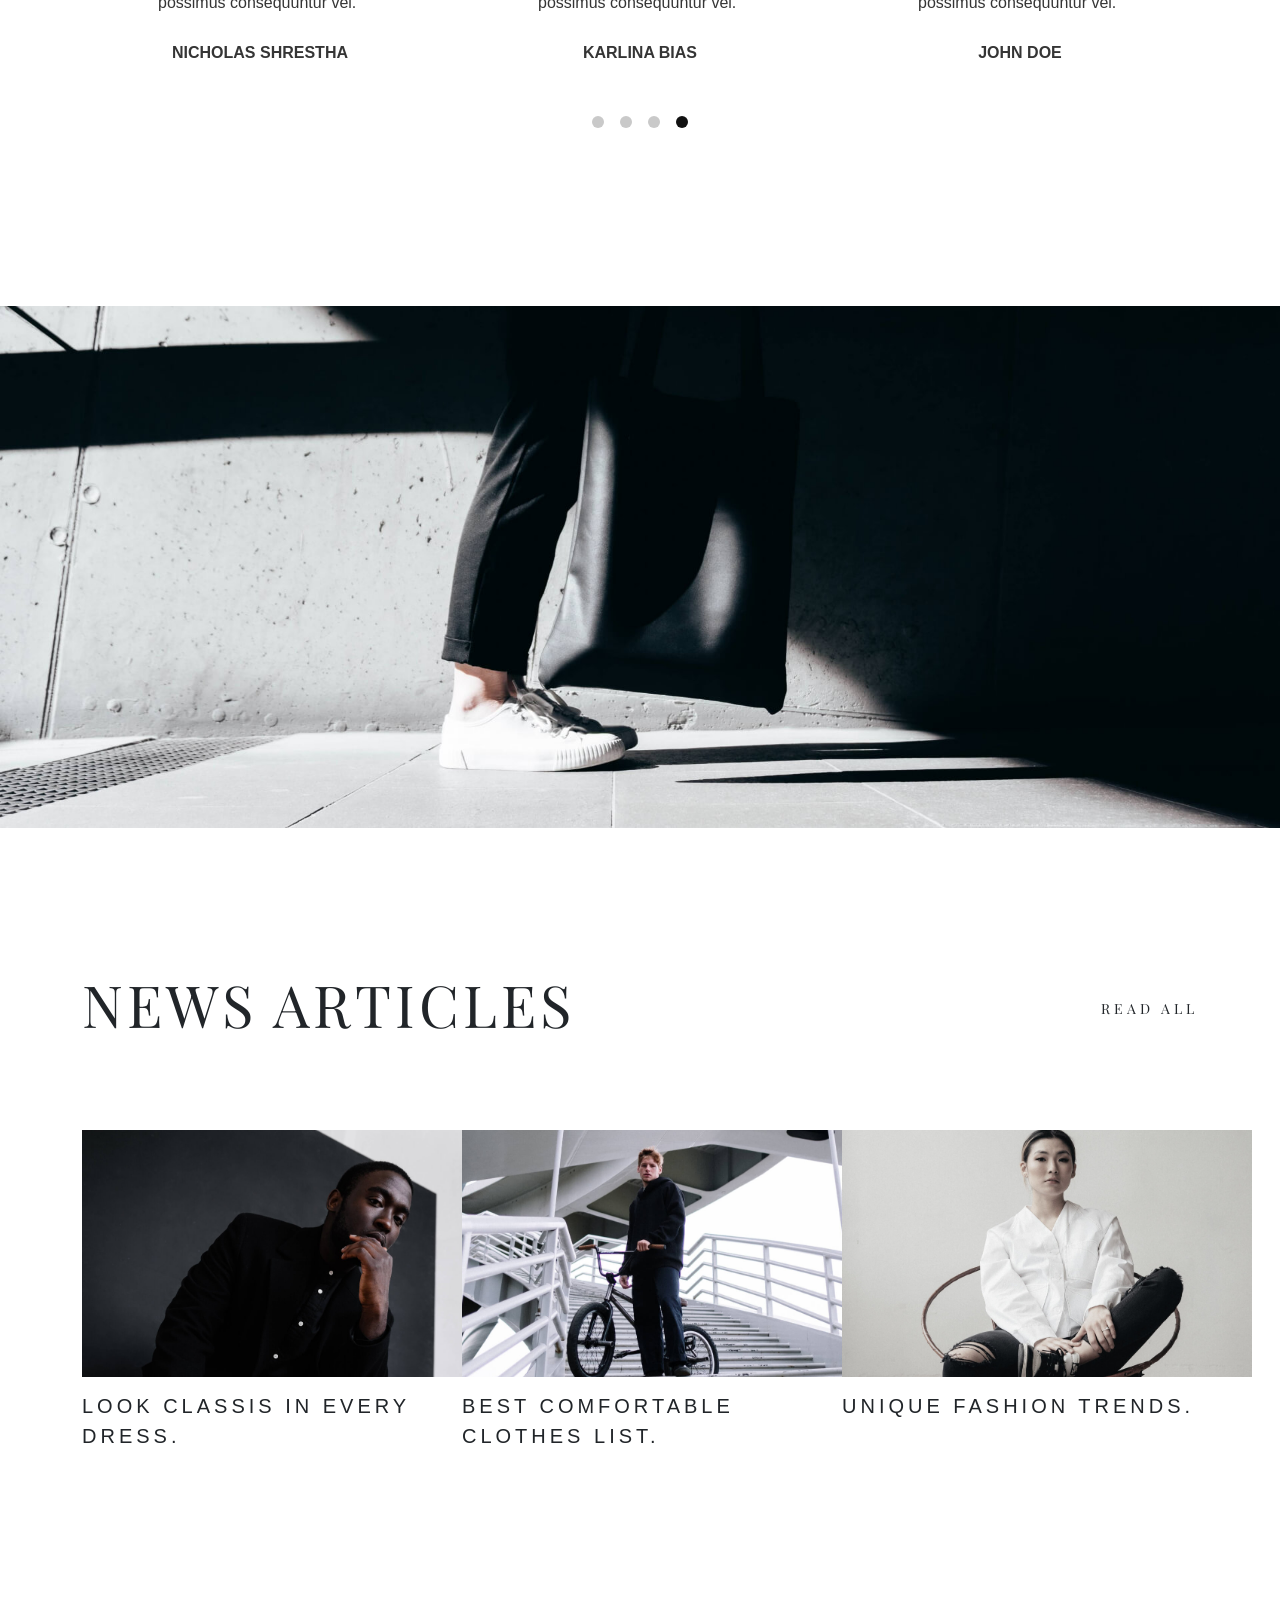
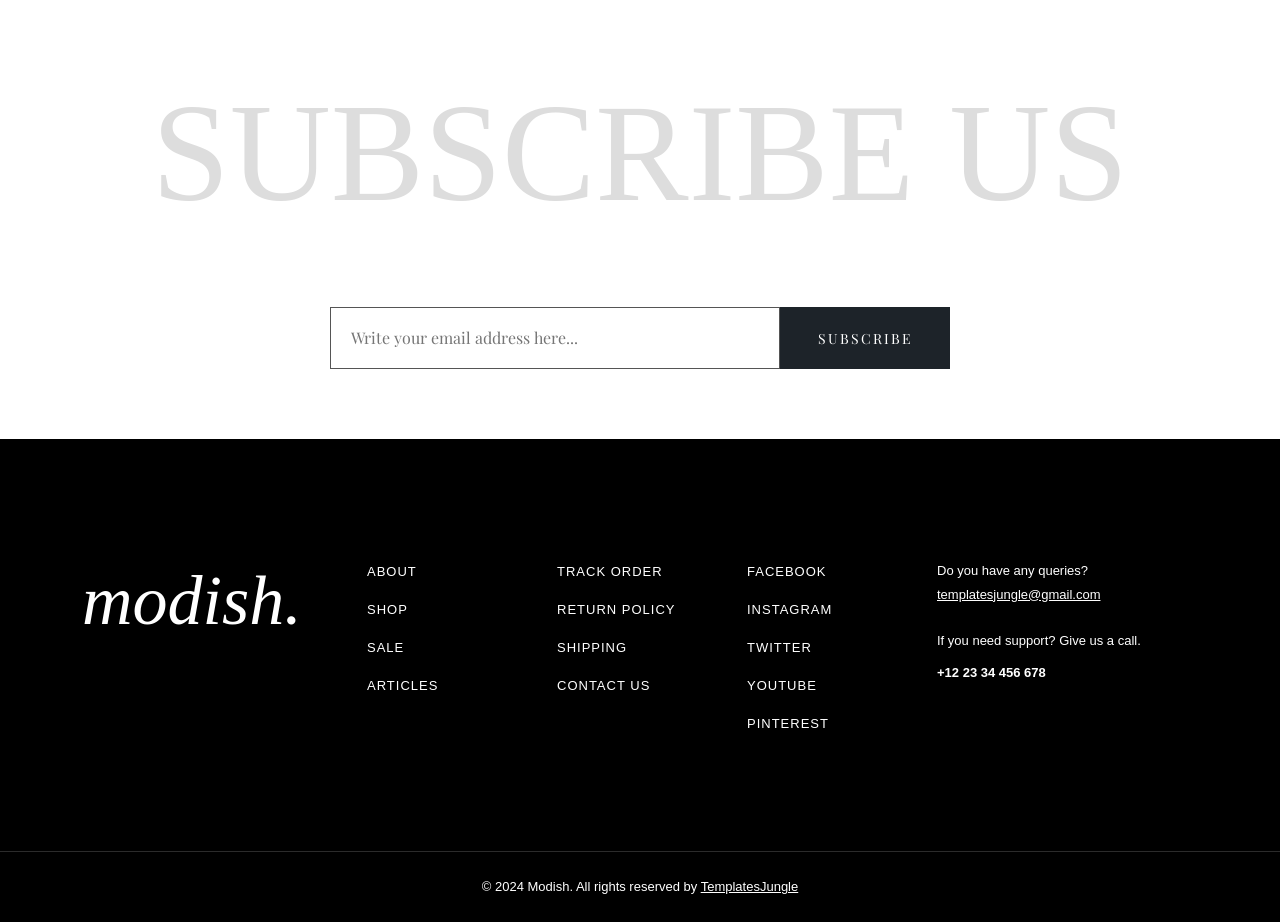
<file: home.html>
<!DOCTYPE html>
<html lang="en">
<head>
    <meta charset="UTF-8">
    <title>Modish Hero</title>
    <meta name="viewport" content="width=device-width, initial-scale=1">
    <!-- CSS -->
    <link rel="stylesheet" href="index.css">
    <!-- Bootstrap CSS -->
    <link href="https://cdn.jsdelivr.net/npm/bootstrap@5.3.2/dist/css/bootstrap.min.css" rel="stylesheet">

    <!-- Google Font for classy serif look -->
    <link href="https://fonts.googleapis.com/css2?family=Playfair+Display:wght@500;700&display=swap" rel="stylesheet">
    
    <style>
        body {
            margin: 0;
            font-family: 'Playfair Display', serif;
        }   

        .hero {
            height: 100vh;
            background: url('img/header-img.png') center/cover no-repeat;
            color: white;
            position: relative;
        }

        .navbar-custom {
            position: absolute;
            top: 0;
            width: 100%;
            z-index: 10;
            background-color:#111111;
        }

        .logo {
            font-size: 28px;
            font-weight: 600;
        }

        .nav-center a {
            color: white;
            margin: 0 15px;
            text-decoration: none;
            font-size: 14px;
            letter-spacing: 1px;
        }

        .icons a {
            color: white;
            margin-left: 15px;
            font-size: 14px;
            text-decoration: none;
        }

        .hero-content {
            height: 100%;
        }

        .hero h1 {
            font-size: 90px;
            font-weight: 700;
            letter-spacing: 3px;
        }

        .shop-btn {
            background: white;
            color: black;
            padding: 12px 28px;
            border: none;
            margin-top: 25px;
            font-size: 14px;
            letter-spacing: 1px;
        }
/* 
        @media (max-width: 768px) {
            .hero h1 {
                font-size: 48px;
                text-align: center;
            }
            .hero-content {
                text-align: center;
            }
        } */
      
    </style>
</head>

<body>

<!-- Navbar -->

<nav class="navbar navbar-expand-lg navbar-custom px-4">
    <div class="container-fluid">

    
        <div class="logo text-white">modish.</div>
        <div class="mx-auto d-none d-lg-flex nav-center">
            <a href="home.html">HOME</a>
            <a href="about.html">ABOUT</a>
            <a href="product.html">PRODUCT</a>
        </div>

        <div class="icons">
            <a href="login.html">LOGIN</a>
            <a href="signup.html">SIGN UP</a>
            <a href="#">SEARCH</a>
            <a href="wishlist.html">LIKE(0)</a>
            <a href="cart.html"> CART  (0)</a>
         
        </div>
    </div>
</nav>


<!-- Hero Section -->
<section class="hero">
    <div class="container hero-content d-flex align-items-center">
        <div class="row w-100">
            <div class="col-lg-7">
                <h1>TRUE<br>CLASSICS.</h1>
                <button class="shop-btn">SHOP COLLECTION</button>
            </div>
        </div>
    </div>
</section>
<br>

<!-- Split Collection Section -->
<section class="container-fluid p-0">
    <div class="row g-0">

        <!-- Women -->
        <div class="col-md-6 split-banner women-banner d-flex align-items-center justify-content-center text-center">
            <div class="content text-white">
                <h2>WOMEN</h2>
                <button class="shop-btn">SHOP COLLECTION</button>
            </div>
        </div>

        <!-- Men -->
        <div class="col-md-6 split-banner men-banner d-flex align-items-center justify-content-center text-center">
            <div class="content text-white">
                <h2>MEN</h2>
                <button class="shop-btn">SHOP COLLECTION</button>
            </div>
        </div>

    </div>
</section><br><br><br>


<!-- New Arrival Items -->
<section class="new-arrivals py-5">
  <div class="container">

    <!-- Heading Row -->
    <div class="d-flex justify-content-between align-items-center mb-4">
      <h2 class="arrival-title">NEW ARRIVAL ITEMS</h2>
      <a href="#" class="shop-all">SHOP ALL</a>
    </div>

    <!-- Products Row -->
    <div class="row g-4">

      <!-- Product 1 -->
      <div class="col-md-4">
        <div class="product-card">
          <div class="product-img">
            <img src="img/newarrival-items1.jpg" class="img-fluid" alt="">
            <div class="overlay">
              <button class="add-cart">Add To Cart →</button>
              <span class="icons">✕ &nbsp; ♥</span>
            </div>
          </div>
          <div class="product-info d-flex justify-content-between mt-3">
            <span>OVERSIZED T-SHIRT</span>
            <strong>$22.00</strong>
          </div>
        </div>
      </div>

      <!-- Product 2 -->
      <div class="col-md-4">
        <div class="product-card">
          <div class="product-img">
            <img src="img/newarrival-items2.jpg" class="img-fluid" alt="">
            <div class="overlay">
              <button class="add-cart">Add To Cart →</button>
              <span class="icons">✕ &nbsp; ♥</span>
            </div>
          </div>
          <div class="product-info d-flex justify-content-between mt-3">
            <span>LEATHER OVERCOAT</span>
            <strong>$22.00</strong>
          </div>
        </div>
      </div>

      <!-- Product 3 -->
      <div class="col-md-4">
        <div class="product-card">
          <div class="product-img">
            <img src="img/newarrival-items3.jpg" class="img-fluid" alt="">
            <div class="overlay">
              <button class="add-cart">Add To Cart →</button>
              <span class="icons">✕ &nbsp; ♥</span>
            </div>
          </div>
          <div class="product-info d-flex justify-content-between mt-3">
            <span>THE HUNDRED HOODY</span>
            <strong>$22.00</strong>
          </div>
        </div>
      </div>

    </div>
  </div>
</section>

 <section class="review-section">
    <div class="container">

      <h1 class="big-title">CUSTOMER'S REVIEWS</h1><br><br><br><br>

      <div class="row justify-content-center">

        <!-- Review 1 -->
        <div class="col-lg-4 col-md-6">
          <div class="review-card">
            <p class="review-text">
              "Lorem ipsum dolor sit amet consectetur adipisicing elit.
              Voluptate non explicabo ea possimus consequuntur vel."
            </p>

            <h4 class="review-name">NICHOLAS SHRESTHA</h4>
          </div>
        </div>

        <!-- Review 2 -->
        <div class="col-lg-4 col-md-6">
          <div class="review-card">
            <p class="review-text">
              "Lorem ipsum dolor sit amet consectetur adipisicing elit.
              Voluptate non explicabo ea possimus consequuntur vel."
            </p>

            <h4 class="review-name">KARLINA BIAS</h4>
          </div>
        </div>

        <!-- Review 3 -->
        <div class="col-lg-4 col-md-6">
          <div class="review-card">
            <p class="review-text">
              "Lorem ipsum dolor sit amet consectetur adipisicing elit.
              Voluptate non explicabo ea possimus consequuntur vel."
            </p>

            <h4 class="review-name">JOHN DOE</h4>
          </div>
        </div>

      </div>

      <!-- Dots -->
      <div class="dots">
        <span class="dot"></span>
        <span class="dot"></span>
        <span class="dot"></span>
        <span class="dot active"></span>
      </div>

    </div>
  </section><br><br><br>
  
  <div class="img-fluid">
  <img src="img/video.jpg" width="100%">
  </div>

  <br><br><br>
   <section class="news-section">
    <div class="container">

      <div class="section-top">
        <h1 class="section-title">News Articles</h1>
        <span class="read-all">Read All</span>
      </div><br><br>

      <div class="row">

        <!-- Article 1 -->
        <div class="col-lg-4 col-md-6">
          <div class="article-card">
            <img src="img/article1.jpg" alt="fashion">

            <h3 class="article-title">
              LOOK CLASSIS IN EVERY DRESS.
            </h3>
          </div>
        </div>

        <!-- Article 2 -->
        <div class="col-lg-4 col-md-6">
          <div class="article-card">
            <img src="img/article2.jpg" alt="fashion">

            <h3 class="article-title">
              BEST COMFORTABLE CLOTHES LIST.
            </h3>
          </div>
        </div>

        <!-- Article 3 -->
        <div class="col-lg-4 col-md-6">
          <div class="article-card">
            <img src="img/article3.jpg" alt="fashion">

            <h3 class="article-title">
              UNIQUE FASHION TRENDS.
            </h3>
          </div>
        </div>

      </div>

    </div>
  </section>


  <!-- ================= SUBSCRIBE ================= -->

  <section class="subscribe-section">

    <div class="container">

      <h1 class="big-text">Subscribe Us</h1>

      <div class="subscribe-box">

        <input
          type="email"
          placeholder="Write your email address here..."
        >

        <button>
          Subscribe
        </button>

      </div>

    </div>

  </section>

  <footer class="footer">

    <div class="container">

      <div class="row justify-content-between">

        <!-- Logo -->
        <div class="col-lg-3 footer-column">
          <h1 class="footer-logo">modish.</h1>
        </div>

        <!-- Links 1 -->
        <div class="col-lg-2 col-md-4 footer-column">
          <ul class="footer-links">
            <li><a href="#">About</a></li>
            <li><a href="#">Shop</a></li>
            <li><a href="#">Sale</a></li>
            <li><a href="#">Articles</a></li>
          </ul>
        </div>

        <!-- Links 2 -->
        <div class="col-lg-2 col-md-4 footer-column">
          <ul class="footer-links">
            <li><a href="#">Track Order</a></li>
            <li><a href="#">Return Policy</a></li>
            <li><a href="#">Shipping</a></li>
            <li><a href="#">Contact Us</a></li>
          </ul>
        </div>

        <!-- Social Links -->
        <div class="col-lg-2 col-md-4 footer-column">
          <ul class="footer-links">
            <li><a href="#">Facebook</a></li>
            <li><a href="#">Instagram</a></li>
            <li><a href="#">Twitter</a></li>
            <li><a href="#">Youtube</a></li>
            <li><a href="#">Pinterest</a></li>
          </ul>
        </div>

        <!-- Contact -->
        <div class="col-lg-3 footer-column">

          <div class="contact-text">
            Do you have any queries?<br>

            <a href="mailto:templatesjungle@gmail.com">
              templatesjungle@gmail.com
            </a>

            <br><br>

            If you need support? Give us a call.
          </div>

          <div class="phone">
            +12 23 34 456 678
          </div>

        </div>

      </div>

    </div>

    <!-- Copyright -->

    <div class="copyright">
      © 2024 Modish. All rights reserved by
      <a href="#">TemplatesJungle</a>
    </div>

  </footer>


</body>
</html>
</file>
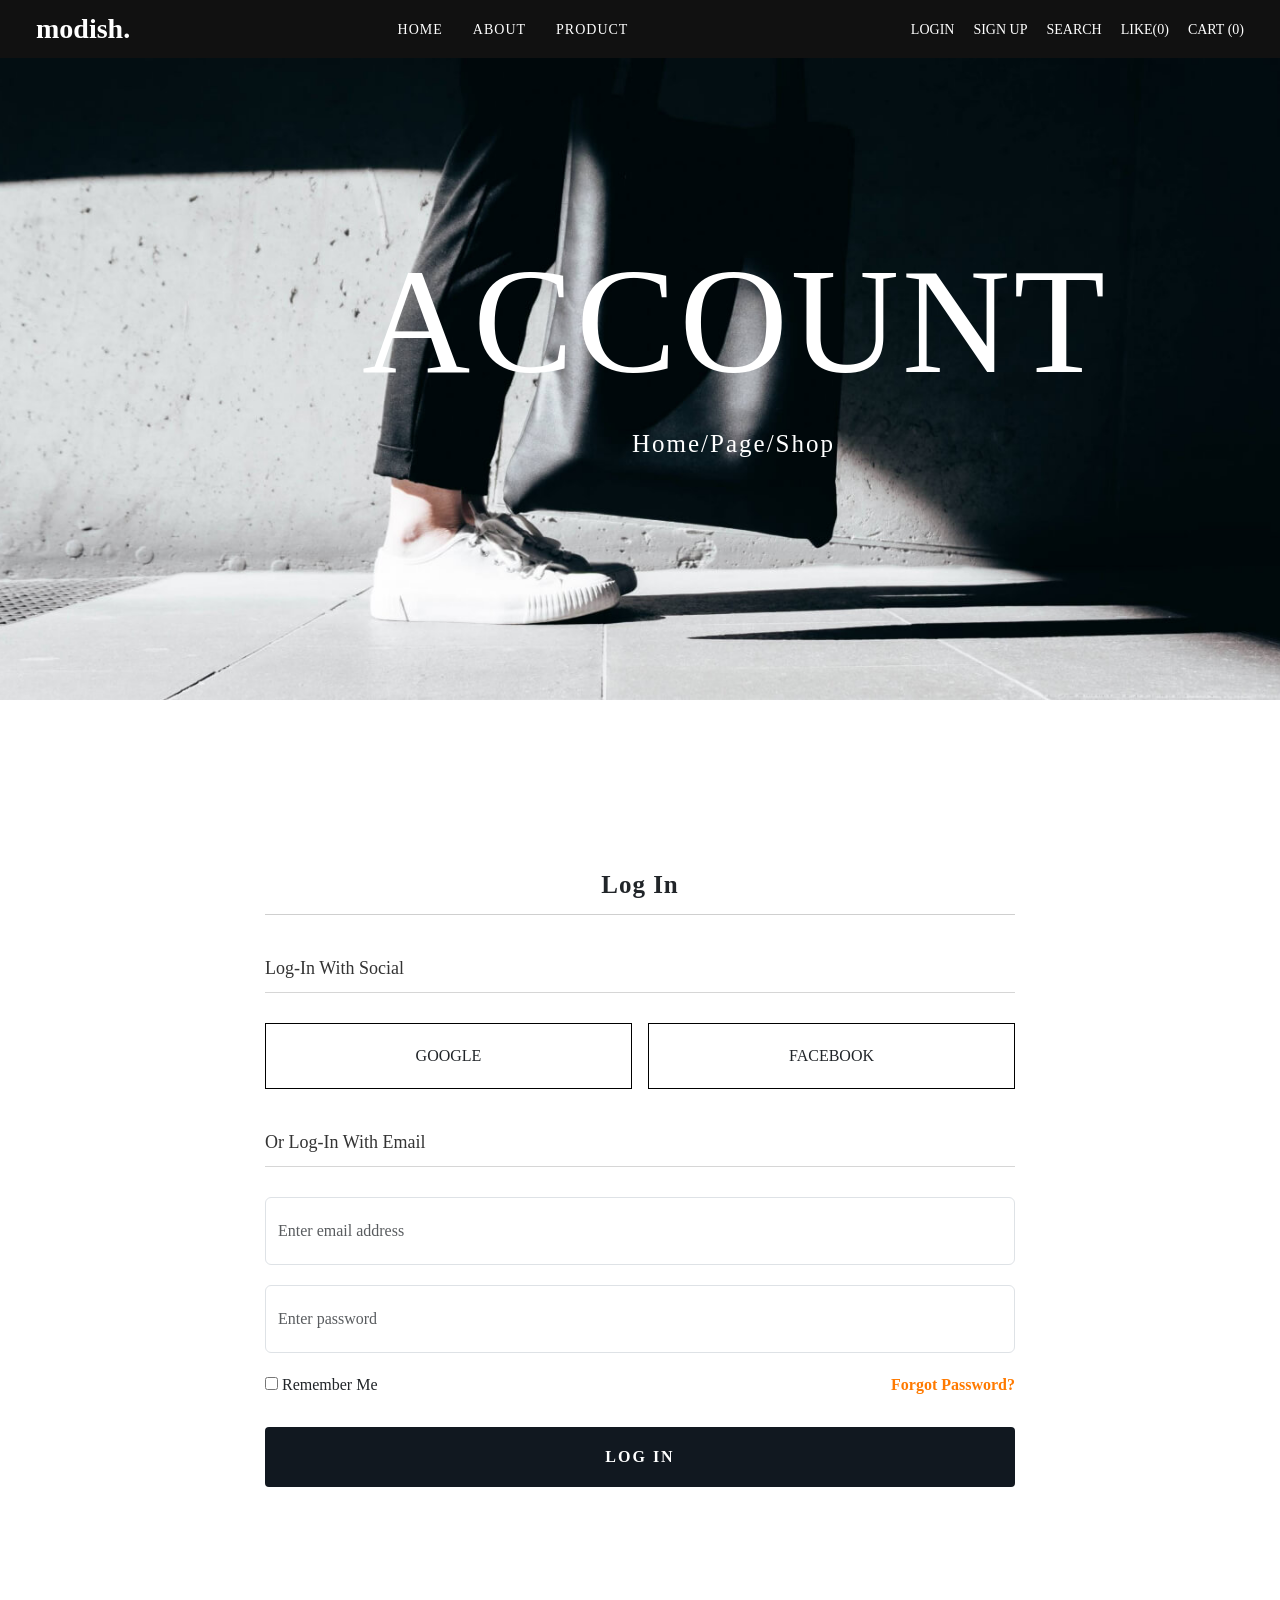
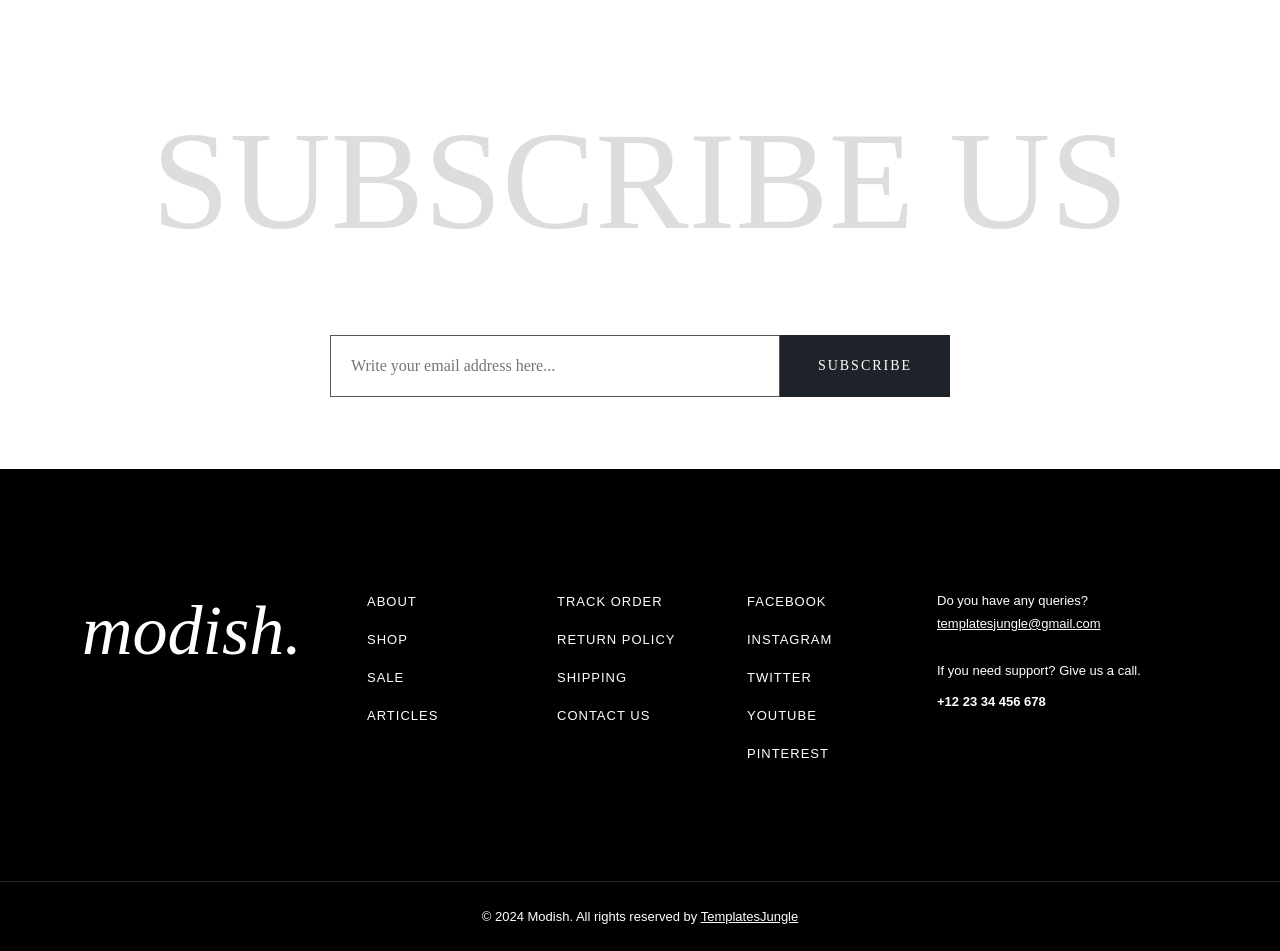
<file: login.html>
<!DOCTYPE html>
<html lang="en">
<head>
    <meta charset="UTF-8">
    <title>Modish Hero</title>
    <meta name="viewport" content="width=device-width, initial-scale=1">
    <!-- CSS -->
    <link rel="stylesheet" href="index4.css">
    <!-- Bootstrap CSS -->
    <link href="https://cdn.jsdelivr.net/npm/bootstrap@5.3.2/dist/css/bootstrap.min.css" rel="stylesheet">

    <!-- Google Font for classy serif look -->
    <link href="https://fonts.googleapis.com/css2?family=Playfair+Display:wght@500;700&display=swap" rel="stylesheet">

    <style>
        body {
            margin: 0;
            font-family: "bodoni moda";
        }   

        .hero {
            height: 100px;
            background: url('img/video.jpg')center/cover no-repeat ;
            height: 700px;
            color: white;
            position: relative; 
        }

        .navbar-custom {
            position: absolute;
            top: 0;
            width: 100%;
            z-index: 10;
            background-color:#111111;
        }

        .logo {
            font-size: 28px;
            font-weight: 600;
        }

        .nav-center a {
            color: white;
            margin: 0 15px;
            text-decoration: none;
            font-size: 14px;
            letter-spacing: 1px;
        }

        .icons a {
            color: white;
            margin-left: 15px;
            font-size: 14px;
            text-decoration: none;
        }

        .hero-content {
            height: 100%;
        }

        .hero h1 {
            font-size: 150px;
            font-weight:lighter;
            letter-spacing: 3px;
            padding-left:280px;
            }

        .btn {
            color: rgb(255, 255, 255);
            border: none;
            font-size: 25px;
            letter-spacing: 2px;
            padding-left: 550px;
           
        }
       
    </style>
</head>

<body>

<!-- Navbar -->

<nav class="navbar navbar-expand-lg navbar-custom px-4">
    <div class="container-fluid">

    
        <div class="logo text-white">modish.</div>
        <div class="mx-auto d-none d-lg-flex nav-center">
            <a href="home.html">HOME</a>
            <a href="about.html">ABOUT</a>
            <a href="product.html">PRODUCT</a>
        </div>

        <div class="icons">
            <a href="login.html">LOGIN</a>
            <a href="signup.html">SIGN UP</a>
            <a href="#">SEARCH</a>
            <a href="wishlist.html">LIKE(0)</a>
            <a href="cart.html"> CART  (0)</a>
         
        </div>
    </div>
</nav>


<!-- Hero Section -->
<section class="hero">
    <div class="container hero-content d-flex align-items-center ">
        <div class="row">
            <div class="col1">
                <h1>ACCOUNT</h1>
                <button class="btn">Home/Page/Shop</button>
            </div>
        </div>
    </div>
</section>
<br><br><br><br>


<body>

    <div class="container">
        <div class="login-wrapper"> 

            <!-- Tabs -->
            <div class="tabs">
                <span>Log In</span>
            </div>

            <div class="top-line"></div>

            <!-- Social Login -->
            <div class="section-title">Log-In With Social</div>
            <div class="section-line"></div>

           <div class="container text-center">
  <div class="row gap-3">
    <div class="col">
     GOOGLE
    </div>
    <div class="col">
      FACEBOOK
    </div>
  </div>
</div>
            <!-- Email Login -->
            <div class="section-title">Or Log-In With Email</div>
            <div class="section-line"></div>

            <form>
                <input type="email" class="form-control"
                    placeholder="Enter email address">

                <input type="password" class="form-control"
                    placeholder="Enter password">

                <div class="extra-links">
                    <div>
                        <input type="checkbox" id="remember">
                        <label for="remember">Remember Me</label>
                    </div>

                    <a href="#" class="forgot">Forgot Password?</a>
                </div>

                <button type="submit" class="login-btn">
                    LOG IN
                </button>
            </form>

        </div>
    </div>

    <!-- ================= SUBSCRIBE ================= -->

  <section class="subscribe-section">

    <div class="container">

      <h1 class="big-text">Subscribe Us</h1>

      <div class="subscribe-box">

        <input
          type="email"
          placeholder="Write your email address here..."
        >

        <button>
          Subscribe
        </button>

      </div>

    </div>

  </section><br><br><br>

  <footer class="footer">

    <div class="container">

      <div class="row justify-content-between">

        <!-- Logo -->
        <div class="col-lg-3 footer-column">
          <h1 class="footer-logo">modish.</h1>
        </div>

        <!-- Links 1 -->
        <div class="col-lg-2 col-md-4 footer-column">
          <ul class="footer-links">
            <li><a href="#">About</a></li>
            <li><a href="#">Shop</a></li>
            <li><a href="#">Sale</a></li>
            <li><a href="#">Articles</a></li>
          </ul>
        </div>

        <!-- Links 2 -->
        <div class="col-lg-2 col-md-4 footer-column">
          <ul class="footer-links">
            <li><a href="#">Track Order</a></li>
            <li><a href="#">Return Policy</a></li>
            <li><a href="#">Shipping</a></li>
            <li><a href="#">Contact Us</a></li>
          </ul>
        </div>

        <!-- Social Links -->
        <div class="col-lg-2 col-md-4 footer-column">
          <ul class="footer-links">
            <li><a href="#">Facebook</a></li>
            <li><a href="#">Instagram</a></li>
            <li><a href="#">Twitter</a></li>
            <li><a href="#">Youtube</a></li>
            <li><a href="#">Pinterest</a></li>
          </ul>
        </div>

        <!-- Contact -->
        <div class="col-lg-3 footer-column">

          <div class="contact-text">
            Do you have any queries?<br>

            <a href="mailto:templatesjungle@gmail.com">
              templatesjungle@gmail.com
            </a>

            <br><br>

            If you need support? Give us a call.
          </div>

          <div class="phone">
            +12 23 34 456 678
          </div>

        </div>

      </div>

    </div>

    <!-- Copyright -->

    <div class="copyright">
      © 2024 Modish. All rights reserved by
      <a href="#">TemplatesJungle</a>
    </div>

  </footer>


</body>
</html>
</file>
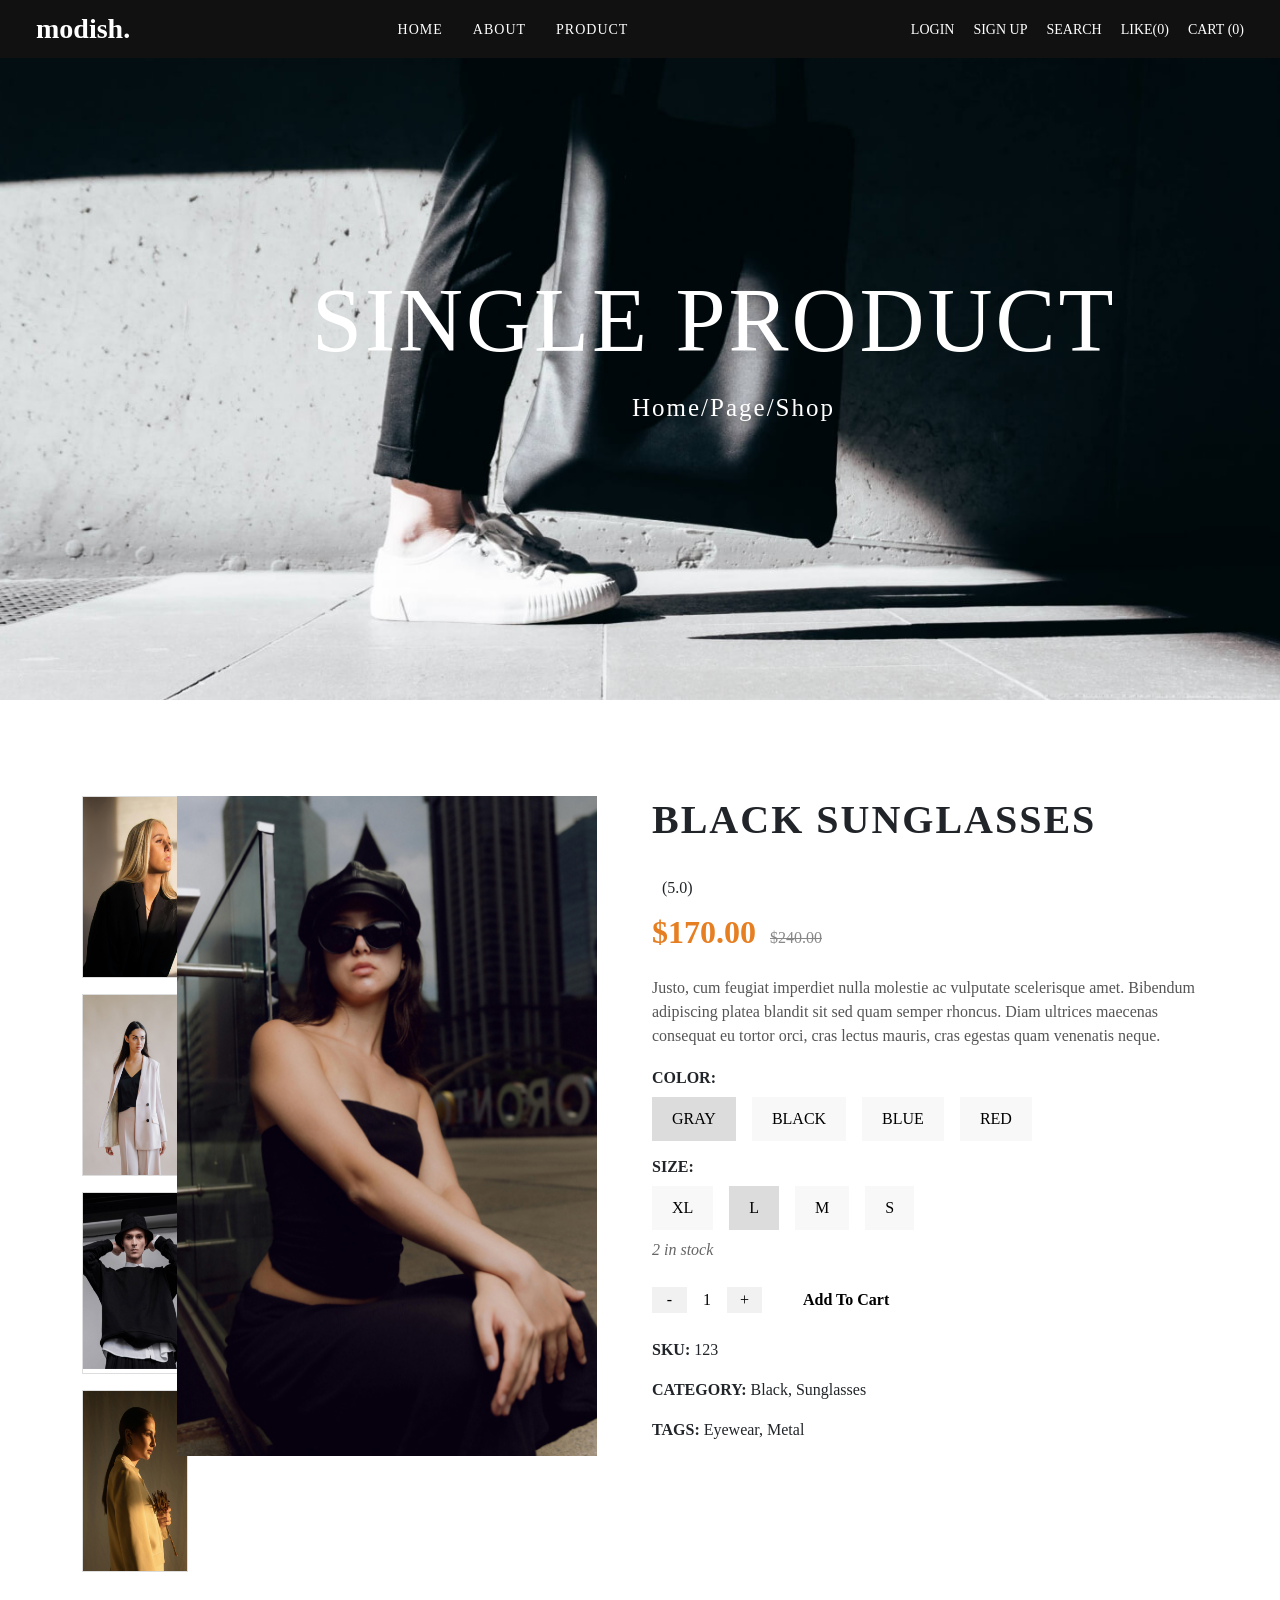
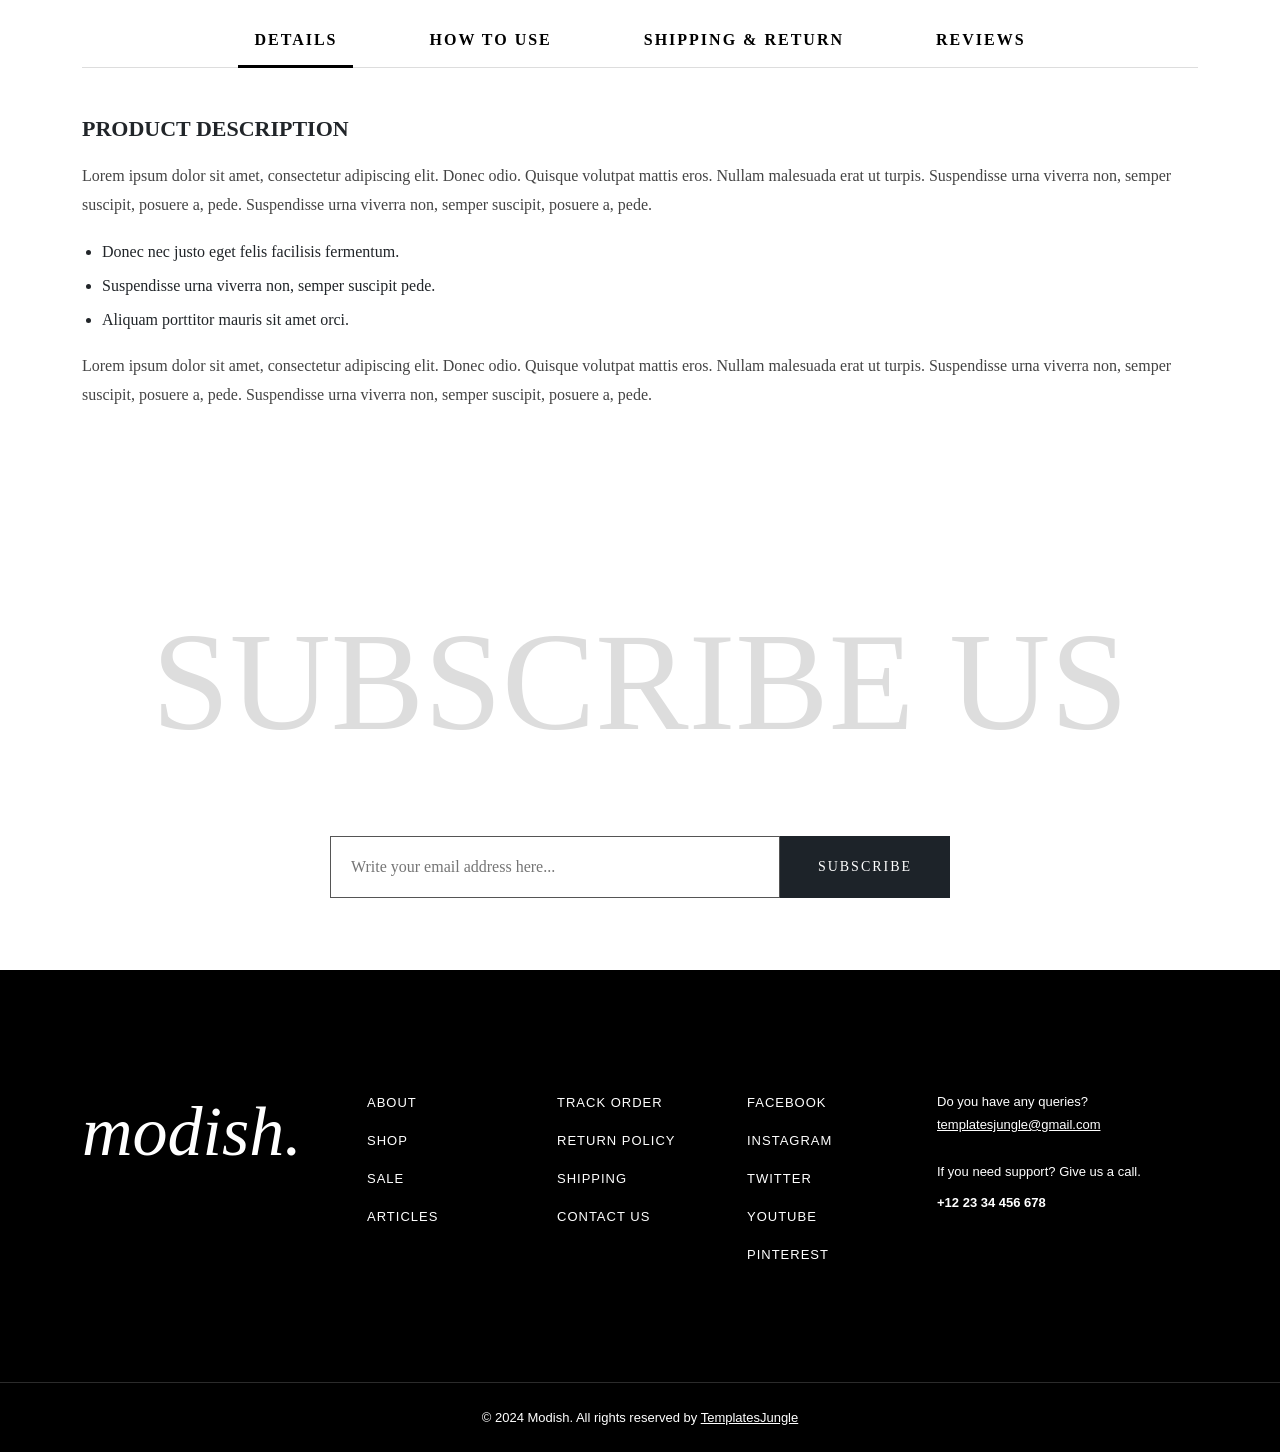
<file: product det.html>
<!DOCTYPE html>
<html lang="en">
<head>
    <meta charset="UTF-8">
    <title>Modish Hero</title>
    <meta name="viewport" content="width=device-width, initial-scale=1">
    <!-- CSS -->
    <link rel="stylesheet" href="index3.css">
    <!-- Bootstrap CSS -->
    <link href="https://cdn.jsdelivr.net/npm/bootstrap@5.3.2/dist/css/bootstrap.min.css" rel="stylesheet">

    <!-- Google Font for classy serif look -->
    <link href="https://fonts.googleapis.com/css2?family=Playfair+Display:wght@500;700&display=swap" rel="stylesheet">

    <style>
        body {
            margin: 0;
            font-family: "bodoni moda";
        }   

        .hero {
            height: 100px;
            background: url('img/video.jpg')center/cover no-repeat ;
            height: 700px;
            color: white;
            position: relative; 
        }

        .navbar-custom {
            position: absolute;
            top: 0;
            width: 100%;
            z-index: 10;
            background-color:#111111;
        }

        .logo {
            font-size: 28px;
            font-weight: 600;
        }

        .nav-center a {
            color: white;
            margin: 0 15px;
            text-decoration: none;
            font-size: 14px;
            letter-spacing: 1px;
        }

        .icons a {
            color: white;
            margin-left: 15px;
            font-size: 14px;
            text-decoration: none;
        }

        .hero-content {
            height: 100%;
        }

        .hero h1 {
            font-size: 90PX;
            font-weight:lighter;
            letter-spacing: 3px;
            padding-left:230px;
            }

        .btn {
            color: rgb(255, 255, 255);
            border: none;
            font-size: 25px;
            letter-spacing: 2px;
            padding-left: 550px;
           
        }
       
    </style>
</head>

<body>

<!-- Navbar -->

<nav class="navbar navbar-expand-lg navbar-custom px-4">
    <div class="container-fluid">

    
        <div class="logo text-white">modish.</div>
        <div class="mx-auto d-none d-lg-flex nav-center">
            <a href="home.html">HOME</a>
            <a href="about.html">ABOUT</a>
            <a href="product.html">PRODUCT</a>
        </div>

        <div class="icons">
            <a href="login.html">LOGIN</a>
            <a href="signup.html">SIGN UP</a>
            <a href="#">SEARCH</a>
            <a href="wishlist.html">LIKE(0)</a>
            <a href="cart.html"> CART  (0)</a>
         
        </div>
    </div>
</nav>


<!-- Hero Section -->
<section class="hero">
    <div class="container hero-content d-flex align-items-center ">
        <div class="row">
            <div class="col">
                <h1>SINGLE PRODUCT</h1>
                <button class="btn">Home/Page/Shop</button>
            </div>
        </div>
    </div>
</section>
<br><br><br><br>

<body>

<div class="container my-6">
    <div class="row">

        <!-- Left Thumbnails -->
        <div class="col-md-1 d-flex flex-column gap-3">
            <img src="img/item2.jpg" class="thumb-img">
            <img src="img/item3.jpg" class="thumb-img">
            <img src="img/item5.jpg" class="thumb-img">
            <img src="img/item4.jpg" class="thumb-img">
        </div>

        <!-- Main Image -->
        <div class="col-md-5">
            <img src="img/item1.jpg" class="main-img">
        </div>

        <!-- Product Details -->
        <div class="col-md-6">

            <h1 class="title">BLACK SUNGLASSES</h1><br>

            <div class="rating mb-2">
                <i class="fa fa-star"></i>
                <i class="fa fa-star"></i>
                <i class="fa fa-star"></i>
                <i class="fa fa-star"></i>
                <i class="fa fa-star"></i>
                <span>(5.0)</span>
            </div>

            <div class="price mb-3">
                <span class="new-price">$170.00</span>
                <span class="old-price">$240.00</span>
            </div>

            <p class="desc">
                Justo, cum feugiat imperdiet nulla molestie ac vulputate scelerisque amet. Bibendum adipiscing platea blandit sit sed quam semper rhoncus. Diam ultrices maecenas consequat eu tortor orci, cras lectus mauris, cras egestas quam venenatis neque.
            </p>

            <!-- Color -->
            <h6 class="section-title">COLOR:</h6>
            <div class="d-flex gap-3 mb-3">
                <button class="option-btn active">GRAY</button>
                <button class="option-btn">BLACK</button>
                <button class="option-btn">BLUE</button>
                <button class="option-btn">RED</button>
            </div>

            <!-- Size -->
            <h6 class="section-title">SIZE:</h6>
            <div class="d-flex gap-3 mb-2">
                <button class="option-btn">XL</button>
                <button class="option-btn active">L</button>
                <button class="option-btn">M</button>
                <button class="option-btn">S</button>
            </div>

            <p class="stock">2 in stock</p>

            <!-- Quantity and Cart -->
            <div class="d-flex align-items-center gap-3 my-3">
                <div class="qty-box">
                    <button>-</button>
                    <input type="text" value="1">
                    <button>+</button>
                </div>

                <button class="cart-btn">Add To Cart</button>
                <button class="wish-btn"><i class="fa fa-heart"></i></button>
            </div>

            <!-- Extra Info -->
            <p><strong>SKU:</strong> 123</p>
            <p><strong>CATEGORY:</strong> Black, Sunglasses</p>
            <p><strong>TAGS:</strong> Eyewear, Metal</p>

        </div>
    </div>
</div>

<!-- Tabs Section -->
<div class="container my-5">

    <!-- Nav Tabs -->
    <ul class="nav justify-content-center product-tabs">
        <li class="nav-item">
            <button class="nav-link active" data-bs-toggle="tab" data-bs-target="#details">DETAILS</button>
        </li>
        <li class="nav-item">
            <button class="nav-link" data-bs-toggle="tab" data-bs-target="#how">HOW TO USE</button>
        </li>
        <li class="nav-item">
            <button class="nav-link" data-bs-toggle="tab" data-bs-target="#ship">SHIPPING & RETURN</button>
        </li>
        <li class="nav-item">
            <button class="nav-link" data-bs-toggle="tab" data-bs-target="#reviews">REVIEWS</button>
        </li>
    </ul>

    <!-- Tab Content -->
    <div class="tab-content mt-5">

        <!-- DETAILS -->
        <div class="tab-pane fade show active" id="details">
            <h3 class="desc-title">PRODUCT DESCRIPTION</h3>

            <p>
                Lorem ipsum dolor sit amet, consectetur adipiscing elit. Donec odio.
                Quisque volutpat mattis eros. Nullam malesuada erat ut turpis.
                Suspendisse urna viverra non, semper suscipit, posuere a, pede.
                Suspendisse urna viverra non, semper suscipit, posuere a, pede.
            </p>

            <ul>
                <li>Donec nec justo eget felis facilisis fermentum.</li>
                <li>Suspendisse urna viverra non, semper suscipit pede.</li>
                <li>Aliquam porttitor mauris sit amet orci.</li>
            </ul>

            <p>
                Lorem ipsum dolor sit amet, consectetur adipiscing elit. Donec odio.
                Quisque volutpat mattis eros. Nullam malesuada erat ut turpis.
                Suspendisse urna viverra non, semper suscipit, posuere a, pede.
                Suspendisse urna viverra non, semper suscipit, posuere a, pede.
            </p>
        </div>

        <!-- HOW TO USE -->
        <div class="tab-pane fade" id="how">
            <h3 class="desc-title">HOW TO USE</h3>
            <p>Instructions about how to use the product.</p>
        </div>

        <!-- SHIPPING -->
        <div class="tab-pane fade" id="ship">
            <h3 class="desc-title">SHIPPING & RETURN</h3>
            <p>Shipping and return policies go here.</p>
        </div>

        <!-- REVIEWS -->
        <div class="tab-pane fade" id="reviews">
            <h3 class="desc-title">REVIEWS</h3>
            <p>Customer reviews will be displayed here.</p>
        </div>

    </div>
</div>



<!-- ================= SUBSCRIBE ================= -->

  <section class="subscribe-section">

    <div class="container">

      <h1 class="big-text">Subscribe Us</h1>

      <div class="subscribe-box">

        <input
          type="email"
          placeholder="Write your email address here..."
        >

        <button>
          Subscribe
        </button>

      </div>

    </div>

  </section><br><br><br>

  <footer class="footer">

    <div class="container">

      <div class="row justify-content-between">

        <!-- Logo -->
        <div class="col-lg-3 footer-column">
          <h1 class="footer-logo">modish.</h1>
        </div>

        <!-- Links 1 -->
        <div class="col-lg-2 col-md-4 footer-column">
          <ul class="footer-links">
            <li><a href="#">About</a></li>
            <li><a href="#">Shop</a></li>
            <li><a href="#">Sale</a></li>
            <li><a href="#">Articles</a></li>
          </ul>
        </div>

        <!-- Links 2 -->
        <div class="col-lg-2 col-md-4 footer-column">
          <ul class="footer-links">
            <li><a href="#">Track Order</a></li>
            <li><a href="#">Return Policy</a></li>
            <li><a href="#">Shipping</a></li>
            <li><a href="#">Contact Us</a></li>
          </ul>
        </div>

        <!-- Social Links -->
        <div class="col-lg-2 col-md-4 footer-column">
          <ul class="footer-links">
            <li><a href="#">Facebook</a></li>
            <li><a href="#">Instagram</a></li>
            <li><a href="#">Twitter</a></li>
            <li><a href="#">Youtube</a></li>
            <li><a href="#">Pinterest</a></li>
          </ul>
        </div>

        <!-- Contact -->
        <div class="col-lg-3 footer-column">

          <div class="contact-text">
            Do you have any queries?<br>

            <a href="mailto:templatesjungle@gmail.com">
              templatesjungle@gmail.com
            </a>

            <br><br>

            If you need support? Give us a call.
          </div>

          <div class="phone">
            +12 23 34 456 678
          </div>

        </div>

      </div>

    </div>

    <!-- Copyright -->

    <div class="copyright">
      © 2024 Modish. All rights reserved by
      <a href="#">TemplatesJungle</a>
    </div>

  </footer>


</body>
</html>
</file>
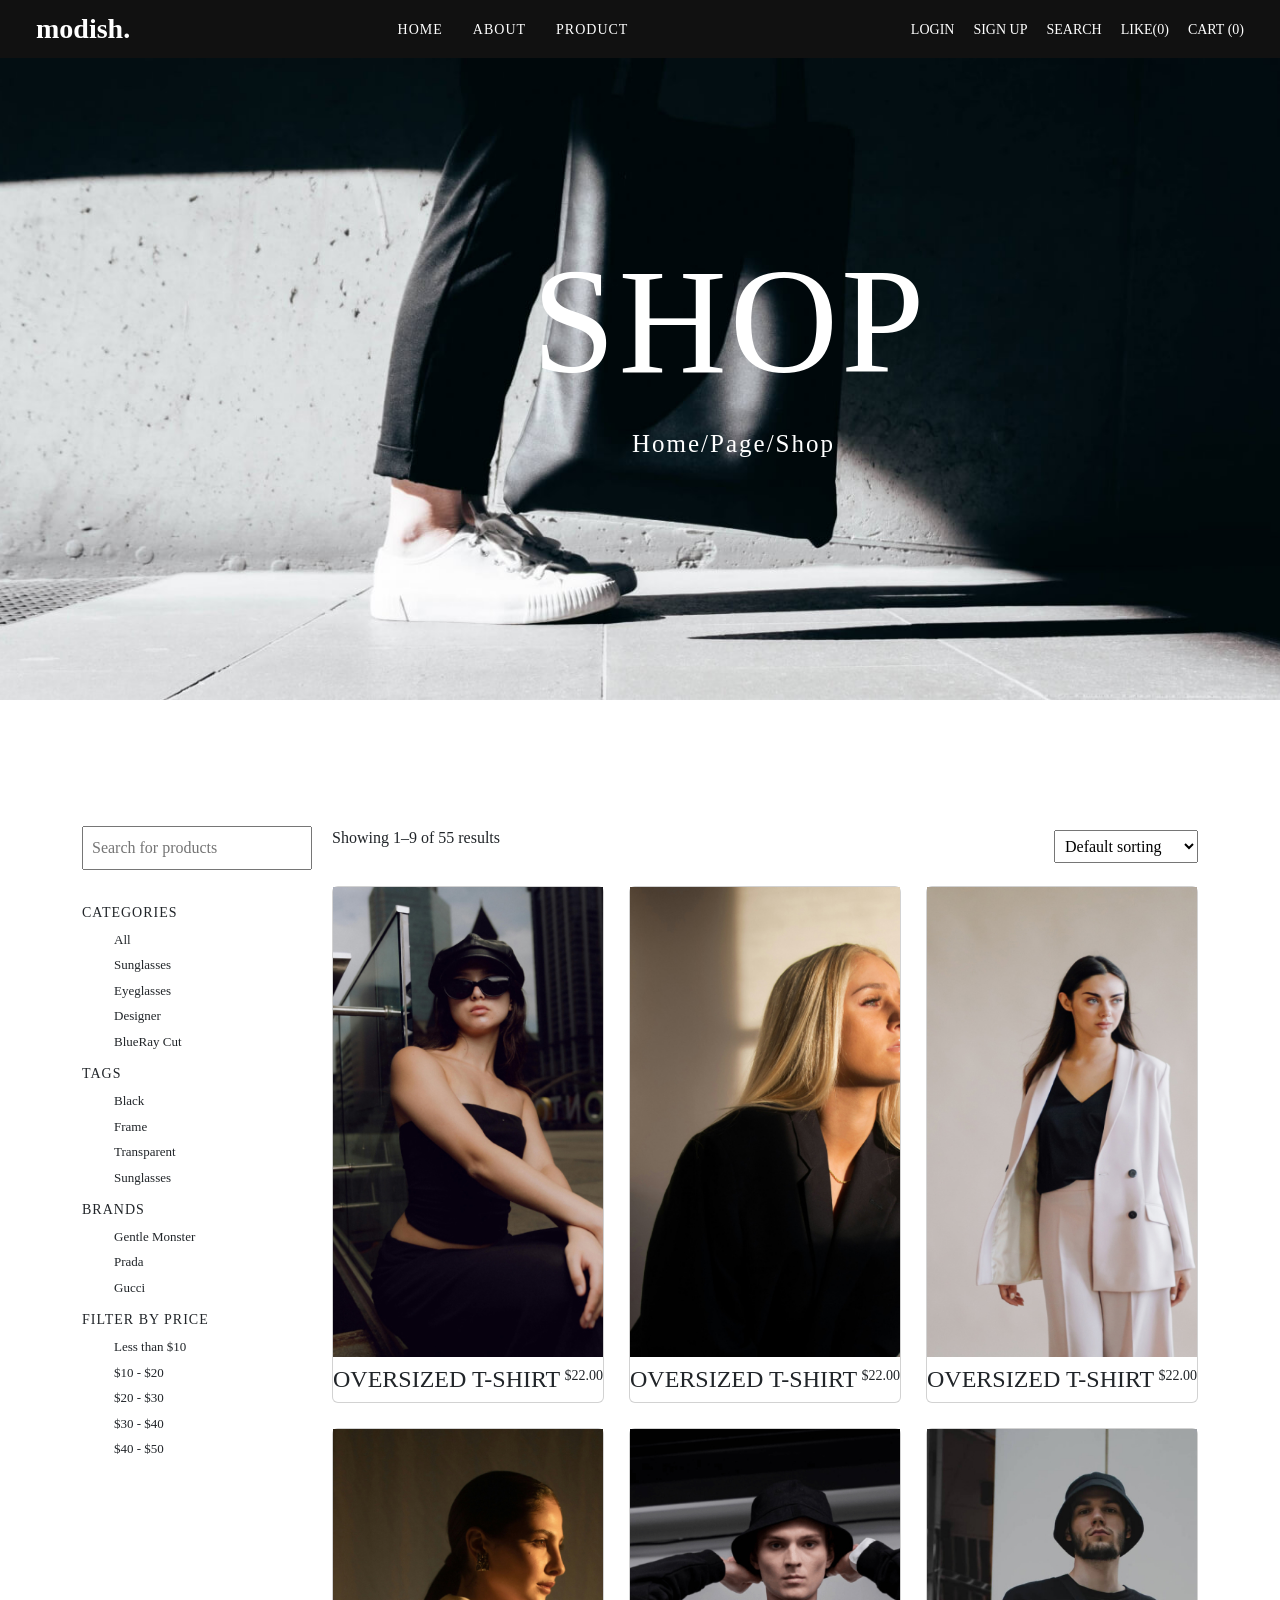
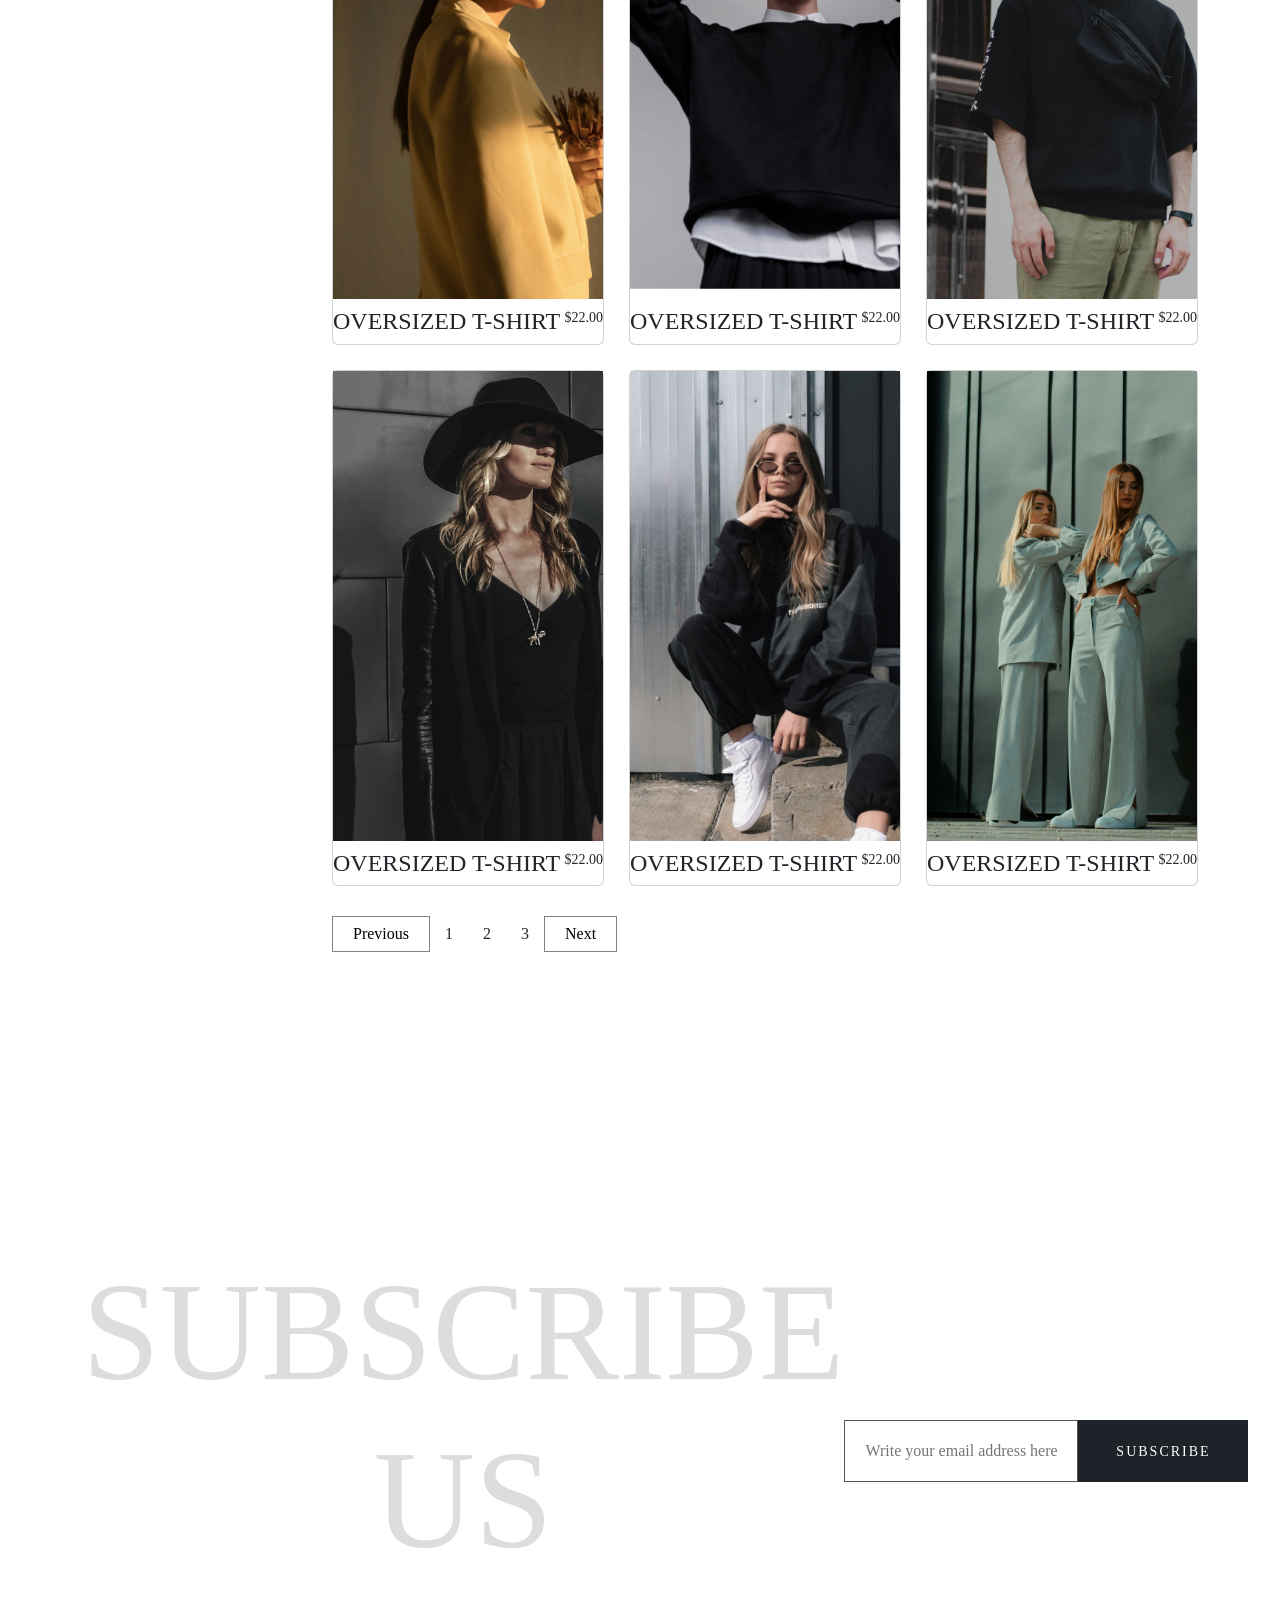
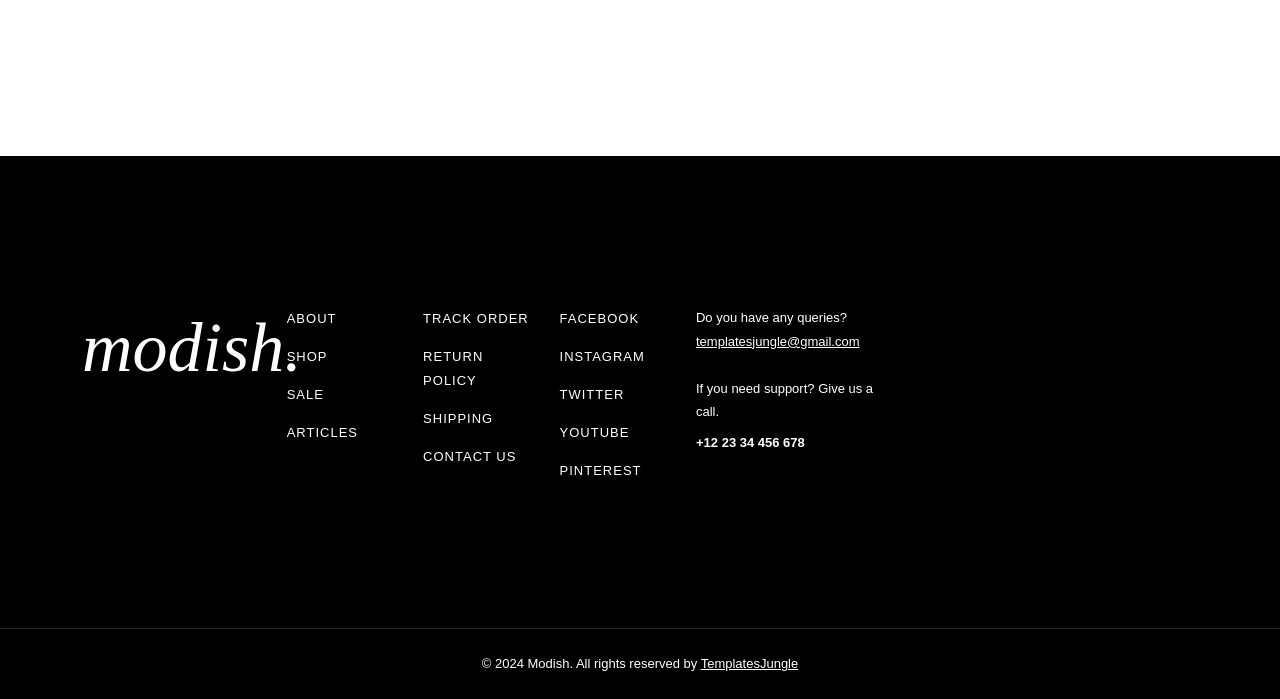
<file: product.html>
<!DOCTYPE html>
<html lang="en">
<head>
    <meta charset="UTF-8">
    <title>Modish Hero</title>
    <meta name="viewport" content="width=device-width, initial-scale=1">
    <!-- CSS -->
    <link rel="stylesheet" href="index2.css">
    <!-- Bootstrap CSS -->
    <link href="https://cdn.jsdelivr.net/npm/bootstrap@5.3.2/dist/css/bootstrap.min.css" rel="stylesheet">

    <!-- Google Font for classy serif look -->
    <link href="https://fonts.googleapis.com/css2?family=Playfair+Display:wght@500;700&display=swap" rel="stylesheet">

    <style>
        body {
            margin: 0;
            font-family: "bodoni moda";
        }   

        .hero {
            height: 100px;
            background: url('img/video.jpg')center/cover no-repeat ;
            height: 700px;
            color: white;
            position: relative; 
        }

        .navbar-custom {
            position: absolute;
            top: 0;
            width: 100%;
            z-index: 10;
            background-color:#111111;
        }

        .logo {
            font-size: 28px;
            font-weight: 600;
        }

        .nav-center a {
            color: white;
            margin: 0 15px;
            text-decoration: none;
            font-size: 14px;
            letter-spacing: 1px;
        }

        .icons a {
            color: white;
            margin-left: 15px;
            font-size: 14px;
            text-decoration: none;
        }

        .hero-content {
            height: 100%;
        }

        .hero h1 {
            font-size: 150px;
            font-weight:lighter;
            letter-spacing: 3px;
            padding-left: 450px;
            }

        .btn {
            color: rgb(255, 255, 255);
            border: none;
            font-size: 25px;
            letter-spacing: 2px;
            padding-left: 550px;
           
        }
       
    </style>
</head>

<body>

<!-- Navbar -->

<nav class="navbar navbar-expand-lg navbar-custom px-4">
    <div class="container-fluid">

    
        <div class="logo text-white">modish.</div>
        <div class="mx-auto d-none d-lg-flex nav-center">
            <a href="home.html">HOME</a>
            <a href="about.html">ABOUT</a>
            <a href="product.html">PRODUCT</a>
        </div>

        <div class="icons">
            <a href="login.html">LOGIN</a>
            <a href="signup.html">SIGN UP</a>
            <a href="#">SEARCH</a>
            <a href="wishlist.html">LIKE(0)</a>
            <a href="cart.html"> CART  (0)</a>
         
        </div>
    </div>
</nav>


<!-- Hero Section -->
<section class="hero">
    <div class="container hero-content d-flex align-items-center ">
        <div class="row">
            <div class="col">
                <h1>SHOP</h1>
                <button class="btn">Home/Page/Shop</button>
            </div>
        </div>
    </div>
</section>
<br><br><br><br>

<div class="container">

    <!-- Sidebar -->
    <aside class="sidebar">
        <input type="text" placeholder="Search for products">

        <h3>CATEGORIES</h3>
        <ul>
            <li>All</li>
            <li>Sunglasses</li>
            <li>Eyeglasses</li>
            <li>Designer</li>
            <li>BlueRay Cut</li>
        </ul>

        <h3>TAGS</h3>
        <ul>
            <li>Black</li>
            <li>Frame</li>
            <li>Transparent</li>
            <li>Sunglasses</li>
        </ul>

        <h3>BRANDS</h3>
        <ul>
            <li>Gentle Monster</li>
            <li>Prada</li>
            <li>Gucci</li>
        </ul>

        <h3>FILTER BY PRICE</h3>
        <ul>
            <li>Less than $10</li>
            <li>$10 - $20</li>
            <li>$20 - $30</li>
            <li>$30 - $40</li>
            <li>$40 - $50</li>
        </ul>
    </aside>

    <!-- Products -->
    <section class="products">

        <div class="top-bar">
            <p>Showing 1–9 of 55 results</p>
            <select>
                <option>Default sorting</option>
                <option>Price low to high</option>
                <option>Price high to low</option>
            </select>
        </div>

        <div class="grid">
            <!-- Repeat this card -->
            <div class="card">
                <div class="img-box">
                    <img src="img/item1.jpg" alt="">
                    <button class="view-btn"><a href="product det.html">VIEW</a></button>
                </div> 
                <div class="info">
                    <h4>OVERSIZED T-SHIRT</h4>
                    <span>$22.00</span>
                </div>
            </div>

            <!-- Copy cards -->
            <div class="card">
                <div class="img-box">
                    <img src="img/item2.jpg" alt="">
                     <button class="view-btn"><a href="product det.html">VIEW</a></button>
                </div>
                <div class="info">
                    <h4>OVERSIZED T-SHIRT</h4>
                    <span>$22.00</span>
                </div>
            </div>

            <div class="card">
                <div class="img-box">
                    <img src="img/item3.jpg" alt="">
                     <button class="view-btn"><a href="product det.html">VIEW</a></button>
                </div>
                <div class="info">
                    <h4>OVERSIZED T-SHIRT</h4>
                    <span>$22.00</span>
                </div>
            </div>

            <div class="card">
                <div class="img-box">
                    <img src="img/item4.jpg" alt="">
                     <button class="view-btn"><a href="product det.html">VIEW</a></button>
                </div>
                <div class="info">
                    <h4>OVERSIZED T-SHIRT</h4>
                    <span>$22.00</span>
                </div>
            </div>

            <div class="card">
                <div class="img-box">
                    <img src="img/item5.jpg" alt="">
                     <button class="view-btn"><a href="product det.html">VIEW</a></button>
                </div>
                <div class="info">
                    <h4>OVERSIZED T-SHIRT</h4>
                    <span>$22.00</span>
                </div>
            </div>

            <div class="card">
                <div class="img-box">
                    <img src="img/item6.jpg" alt="">
                     <button class="view-btn"><a href="product det.html">VIEW</a></button>
                </div>
                <div class="info">
                    <h4>OVERSIZED T-SHIRT</h4>
                    <span>$22.00</span>
                </div>
            </div>

              <div class="card">
                <div class="img-box">
                    <img src="img/item7.jpg" alt="">
                     <button class="view-btn"><a href="product det.html">VIEW</a></button>
                </div>
                <div class="info">
                    <h4>OVERSIZED T-SHIRT</h4>
                    <span>$22.00</span>
                </div>
            </div>

              <div class="card">
                <div class="img-box">
                    <img src="img/item8.jpg" alt="">
                     <button class="view-btn"><a href="product det.html">VIEW</a></button>
                </div>
                <div class="info">
                    <h4>OVERSIZED T-SHIRT</h4>
                    <span>$22.00</span>
                </div>
            </div>

              <div class="card">
                <div class="img-box">
                    <img src="img/item9.jpg" alt="">
                    <button class="view-btn"><a href="product det.html">VIEW</a></button>
                </div>
                <div class="info">
                    <h4>OVERSIZED T-SHIRT</h4>
                    <span>$22.00</span>
                </div>
            </div>

        </div>

        <!-- Pagination -->
        <div class="pagination">
            <button>Previous</button>
            <span>1</span>
            <span>2</span>
            <span>3</span>
            <button>Next</button>
        </div>

    </section>
</div>
<br><br><br><br>

<!-- ================= SUBSCRIBE ================= -->

  <section class="subscribe-section">

    <div class="container">

      <h1 class="big-text">Subscribe Us</h1>

      <div class="subscribe-box">

        <input
          type="email"
          placeholder="Write your email address here..."
        >

        <button>
          Subscribe
        </button>

      </div>

    </div>

  </section><br><br><br>

  <footer class="footer">

    <div class="container">

      <div class="row justify-content-between">

        <!-- Logo -->
        <div class="col-lg-3 footer-column">
          <h1 class="footer-logo">modish.</h1>
        </div>

        <!-- Links 1 -->
        <div class="col-lg-2 col-md-4 footer-column">
          <ul class="footer-links">
            <li><a href="#">About</a></li>
            <li><a href="#">Shop</a></li>
            <li><a href="#">Sale</a></li>
            <li><a href="#">Articles</a></li>
          </ul>
        </div>

        <!-- Links 2 -->
        <div class="col-lg-2 col-md-4 footer-column">
          <ul class="footer-links">
            <li><a href="#">Track Order</a></li>
            <li><a href="#">Return Policy</a></li>
            <li><a href="#">Shipping</a></li>
            <li><a href="#">Contact Us</a></li>
          </ul>
        </div>

        <!-- Social Links -->
        <div class="col-lg-2 col-md-4 footer-column">
          <ul class="footer-links">
            <li><a href="#">Facebook</a></li>
            <li><a href="#">Instagram</a></li>
            <li><a href="#">Twitter</a></li>
            <li><a href="#">Youtube</a></li>
            <li><a href="#">Pinterest</a></li>
          </ul>
        </div>

        <!-- Contact -->
        <div class="col-lg-3 footer-column">

          <div class="contact-text">
            Do you have any queries?<br>

            <a href="mailto:templatesjungle@gmail.com">
              templatesjungle@gmail.com
            </a>

            <br><br>

            If you need support? Give us a call.
          </div>

          <div class="phone">
            +12 23 34 456 678
          </div>

        </div>

      </div>

    </div>

    <!-- Copyright -->

    <div class="copyright">
      © 2024 Modish. All rights reserved by
      <a href="#">TemplatesJungle</a>
    </div>

  </footer>


</body>
</html>
</file>
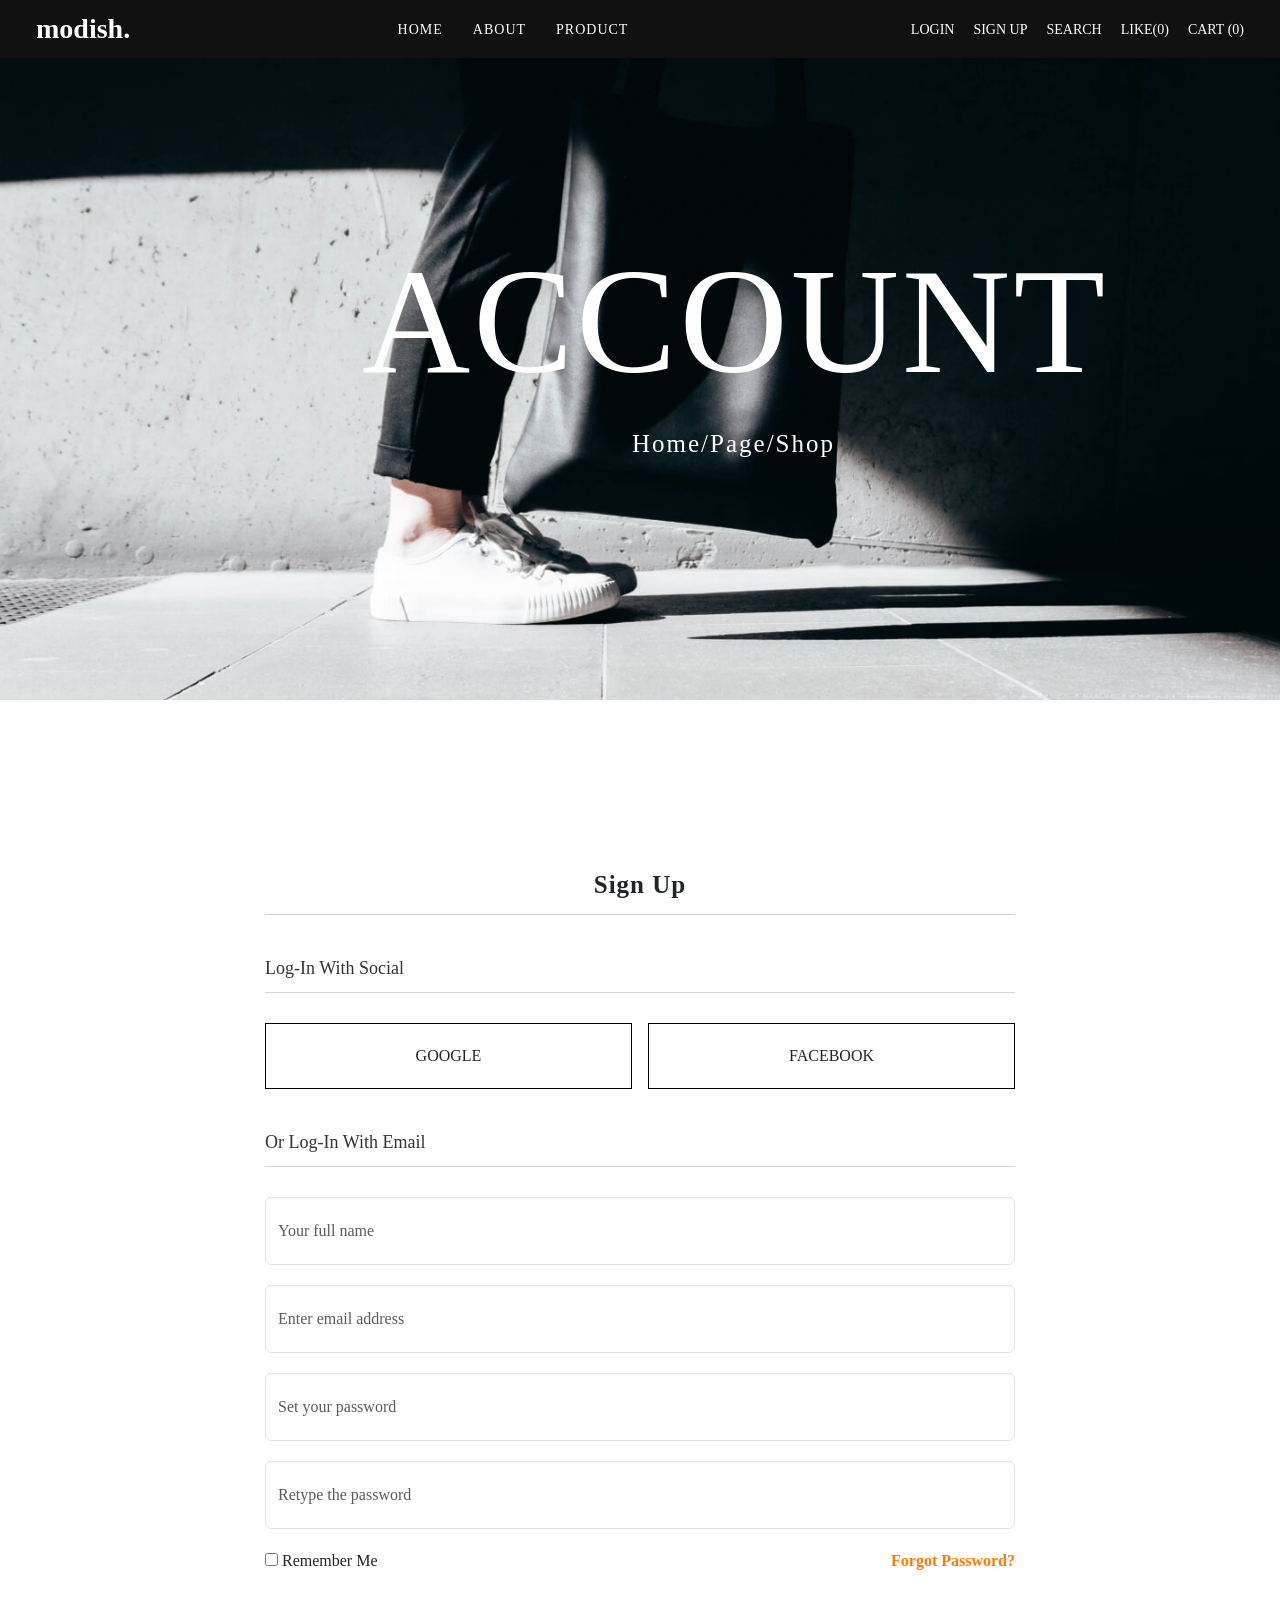
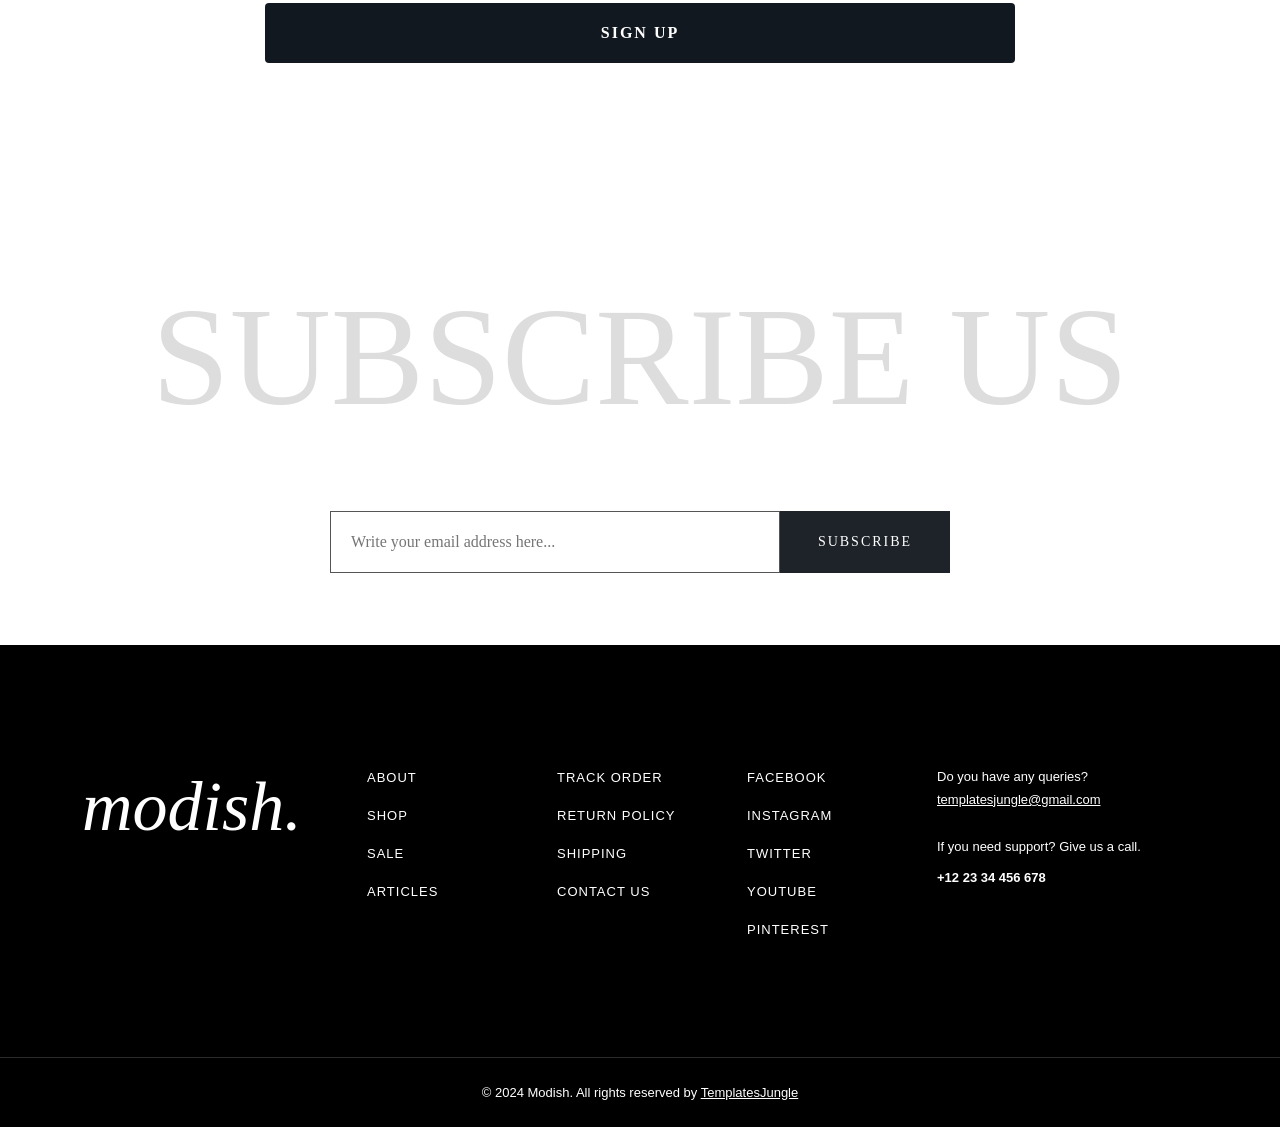
<file: signup.html>
<!DOCTYPE html>
<html lang="en">
<head>
    <meta charset="UTF-8">
    <title>Modish Hero</title>
    <meta name="viewport" content="width=device-width, initial-scale=1">
    <!-- CSS -->
    <link rel="stylesheet" href="index5.css">
    <!-- Bootstrap CSS -->
    <link href="https://cdn.jsdelivr.net/npm/bootstrap@5.3.2/dist/css/bootstrap.min.css" rel="stylesheet">

    <!-- Google Font for classy serif look -->
    <link href="https://fonts.googleapis.com/css2?family=Playfair+Display:wght@500;700&display=swap" rel="stylesheet">

    <style>
        body {
            margin: 0;
            font-family: "bodoni moda";
        }   

        .hero {
            height: 100px;
            background: url('img/video.jpg')center/cover no-repeat ;
            height: 700px;
            color: white;
            position: relative; 
        }

        .navbar-custom {
            position: absolute;
            top: 0;
            width: 100%;
            z-index: 10;
            background-color:#111111;
        }

        .logo {
            font-size: 28px;
            font-weight: 600;
        }

        .nav-center a {
            color: white;
            margin: 0 15px;
            text-decoration: none;
            font-size: 14px;
            letter-spacing: 1px;
        }

        .icons a {
            color: white;
            margin-left: 15px;
            font-size: 14px;
            text-decoration: none;
        }

        .hero-content {
            height: 100%;
        }

        .hero h1 {
            font-size: 150px;
            font-weight:lighter;
            letter-spacing: 3px;
            padding-left:280px;
            }

        .btn {
            color: rgb(255, 255, 255);
            border: none;
            font-size: 25px;
            letter-spacing: 2px;
            padding-left: 550px;
           
        }
       
    </style>
</head>

<body>

<!-- Navbar -->

<nav class="navbar navbar-expand-lg navbar-custom px-4">
    <div class="container-fluid">

    
        <div class="logo text-white">modish.</div>
        <div class="mx-auto d-none d-lg-flex nav-center">
            <a href="home.html">HOME</a>
            <a href="about.html">ABOUT</a>
            <a href="product.html">PRODUCT</a>
        </div>

        <div class="icons">
            <a href="login.html">LOGIN</a>
            <a href="signup.html">SIGN UP</a>
            <a href="#">SEARCH</a>
            <a href="wishlist.html">LIKE(0)</a>
            <a href="cart.html"> CART  (0)</a>
         
        </div>
    </div>
</nav>


<!-- Hero Section -->
<section class="hero">
    <div class="container hero-content d-flex align-items-center ">
        <div class="row">
            <div class="col1">
                <h1>ACCOUNT</h1>
                <button class="btn">Home/Page/Shop</button>
            </div>
        </div>
    </div>
</section>
<br><br><br><br>


<body>

    <div class="container">
        <div class="login-wrapper">

            <!-- Tabs -->
            <div class="tabs">
                <span>Sign Up</span>
            </div>

            <div class="top-line"></div>

            <!-- Social Login -->
            <div class="section-title">Log-In With Social</div>
            <div class="section-line"></div>

           <div class="container text-center">
  <div class="row gap-3">
    <div class="col">
     GOOGLE
    </div>
    <div class="col">
      FACEBOOK
    </div>
  </div>
</div>
            <!-- Email Login -->
            <div class="section-title">Or Log-In With Email</div>
            <div class="section-line"></div>

            <form>

                 <input type="name" class="form-control"
                    placeholder="Your full name">

                <input type="email" class="form-control"
                    placeholder="Enter email address">

                <input type="password" class="form-control"
                    placeholder="Set your password">
                  
                <input type="password" class="form-control"
                    placeholder="Retype the password">


                <div class="extra-links">
                    <div>
                        <input type="checkbox" id="remember">
                        <label for="remember">Remember Me</label>
                    </div>

                    <a href="#" class="forgot">Forgot Password?</a>
                </div>

                <button type="submit" class="login-btn">
                    SIGN UP
                </button>
            </form>

        </div>
    </div>

    <!-- ================= SUBSCRIBE ================= -->

  <section class="subscribe-section">

    <div class="container">

      <h1 class="big-text">Subscribe Us</h1>

      <div class="subscribe-box">

        <input
          type="email"
          placeholder="Write your email address here..."
        >

        <button>
          Subscribe
        </button>

      </div>

    </div>

  </section><br><br><br>

  <footer class="footer">

    <div class="container">

      <div class="row justify-content-between">

        <!-- Logo -->
        <div class="col-lg-3 footer-column">
          <h1 class="footer-logo">modish.</h1>
        </div>

        <!-- Links 1 -->
        <div class="col-lg-2 col-md-4 footer-column">
          <ul class="footer-links">
            <li><a href="#">About</a></li>
            <li><a href="#">Shop</a></li>
            <li><a href="#">Sale</a></li>
            <li><a href="#">Articles</a></li>
          </ul>
        </div>

        <!-- Links 2 -->
        <div class="col-lg-2 col-md-4 footer-column">
          <ul class="footer-links">
            <li><a href="#">Track Order</a></li>
            <li><a href="#">Return Policy</a></li>
            <li><a href="#">Shipping</a></li>
            <li><a href="#">Contact Us</a></li>
          </ul>
        </div>

        <!-- Social Links -->
        <div class="col-lg-2 col-md-4 footer-column">
          <ul class="footer-links">
            <li><a href="#">Facebook</a></li>
            <li><a href="#">Instagram</a></li>
            <li><a href="#">Twitter</a></li>
            <li><a href="#">Youtube</a></li>
            <li><a href="#">Pinterest</a></li>
          </ul>
        </div>

        <!-- Contact -->
        <div class="col-lg-3 footer-column">

          <div class="contact-text">
            Do you have any queries?<br>

            <a href="mailto:templatesjungle@gmail.com">
              templatesjungle@gmail.com
            </a>

            <br><br>

            If you need support? Give us a call.
          </div>

          <div class="phone">
            +12 23 34 456 678
          </div>

        </div>

      </div>

    </div>

    <!-- Copyright -->

    <div class="copyright">
      © 2024 Modish. All rights reserved by
      <a href="#">TemplatesJungle</a>
    </div>

  </footer>


</body>
</html>
</file>
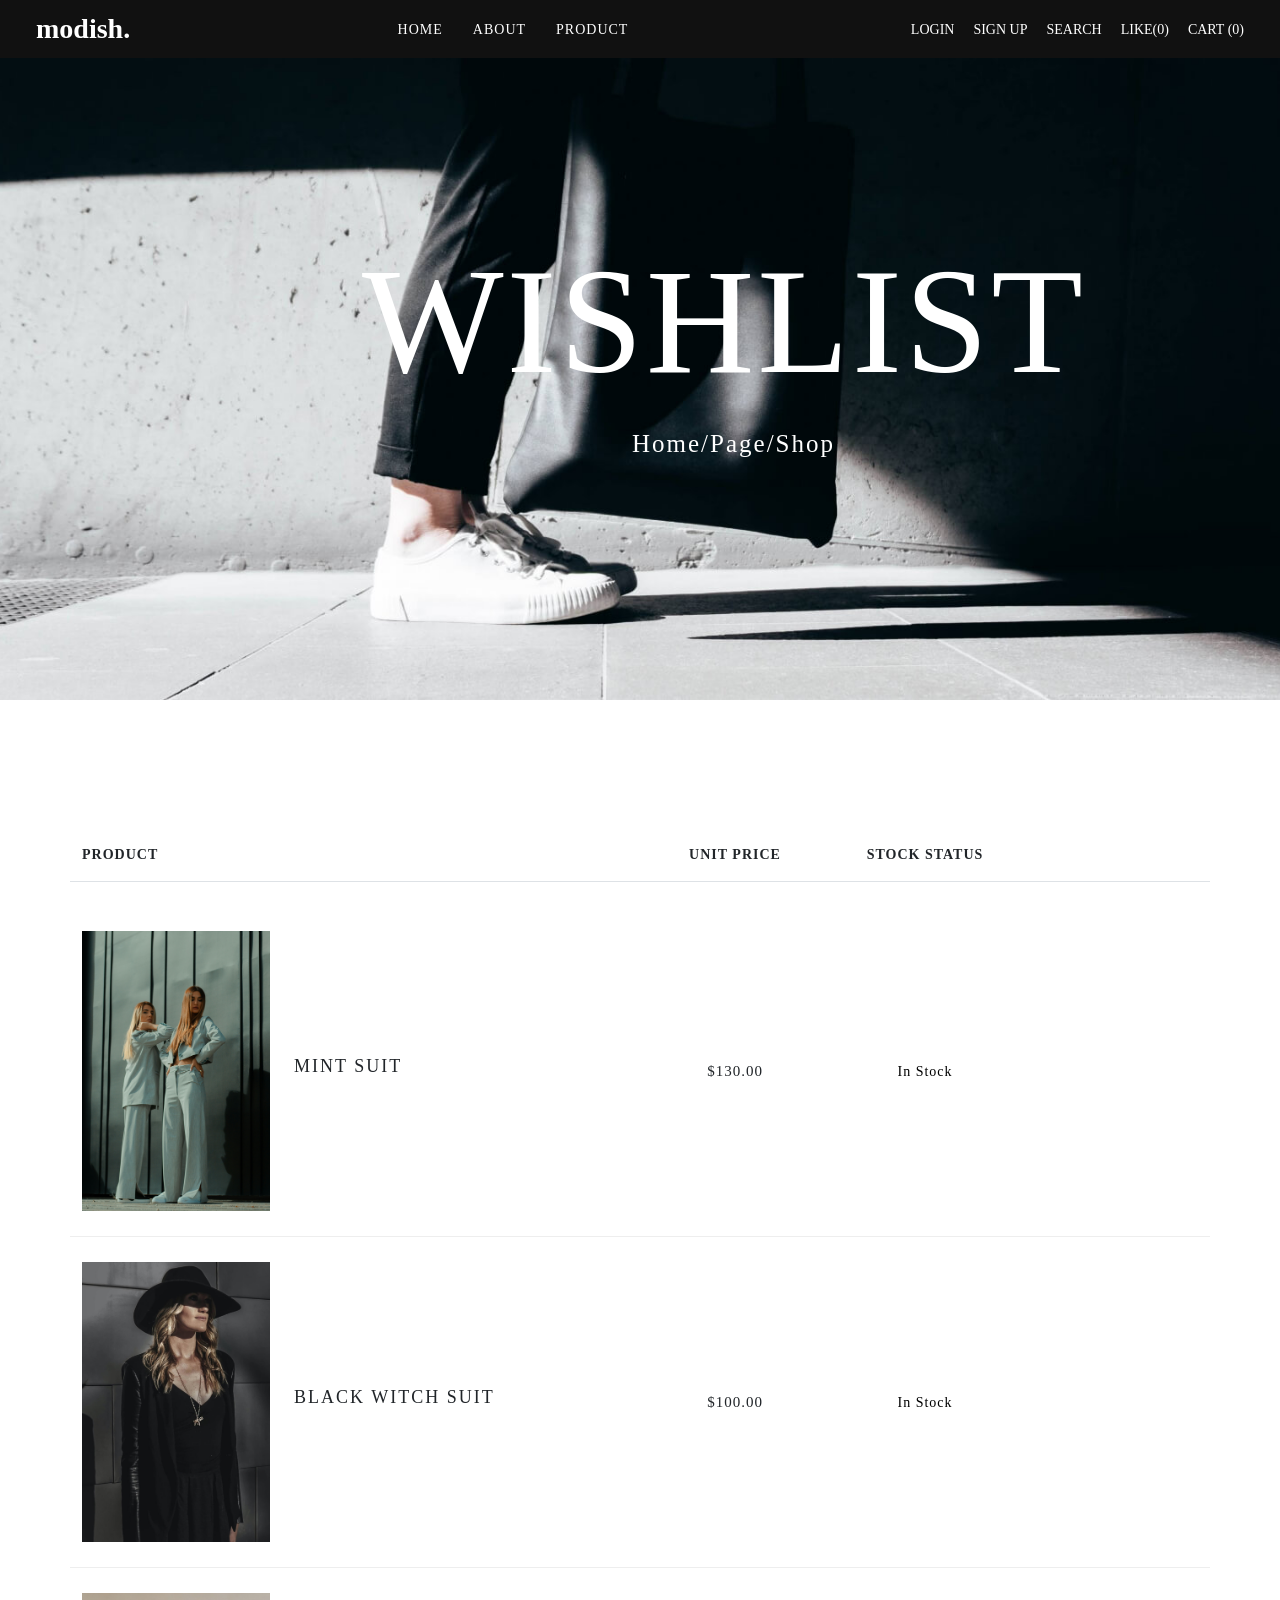
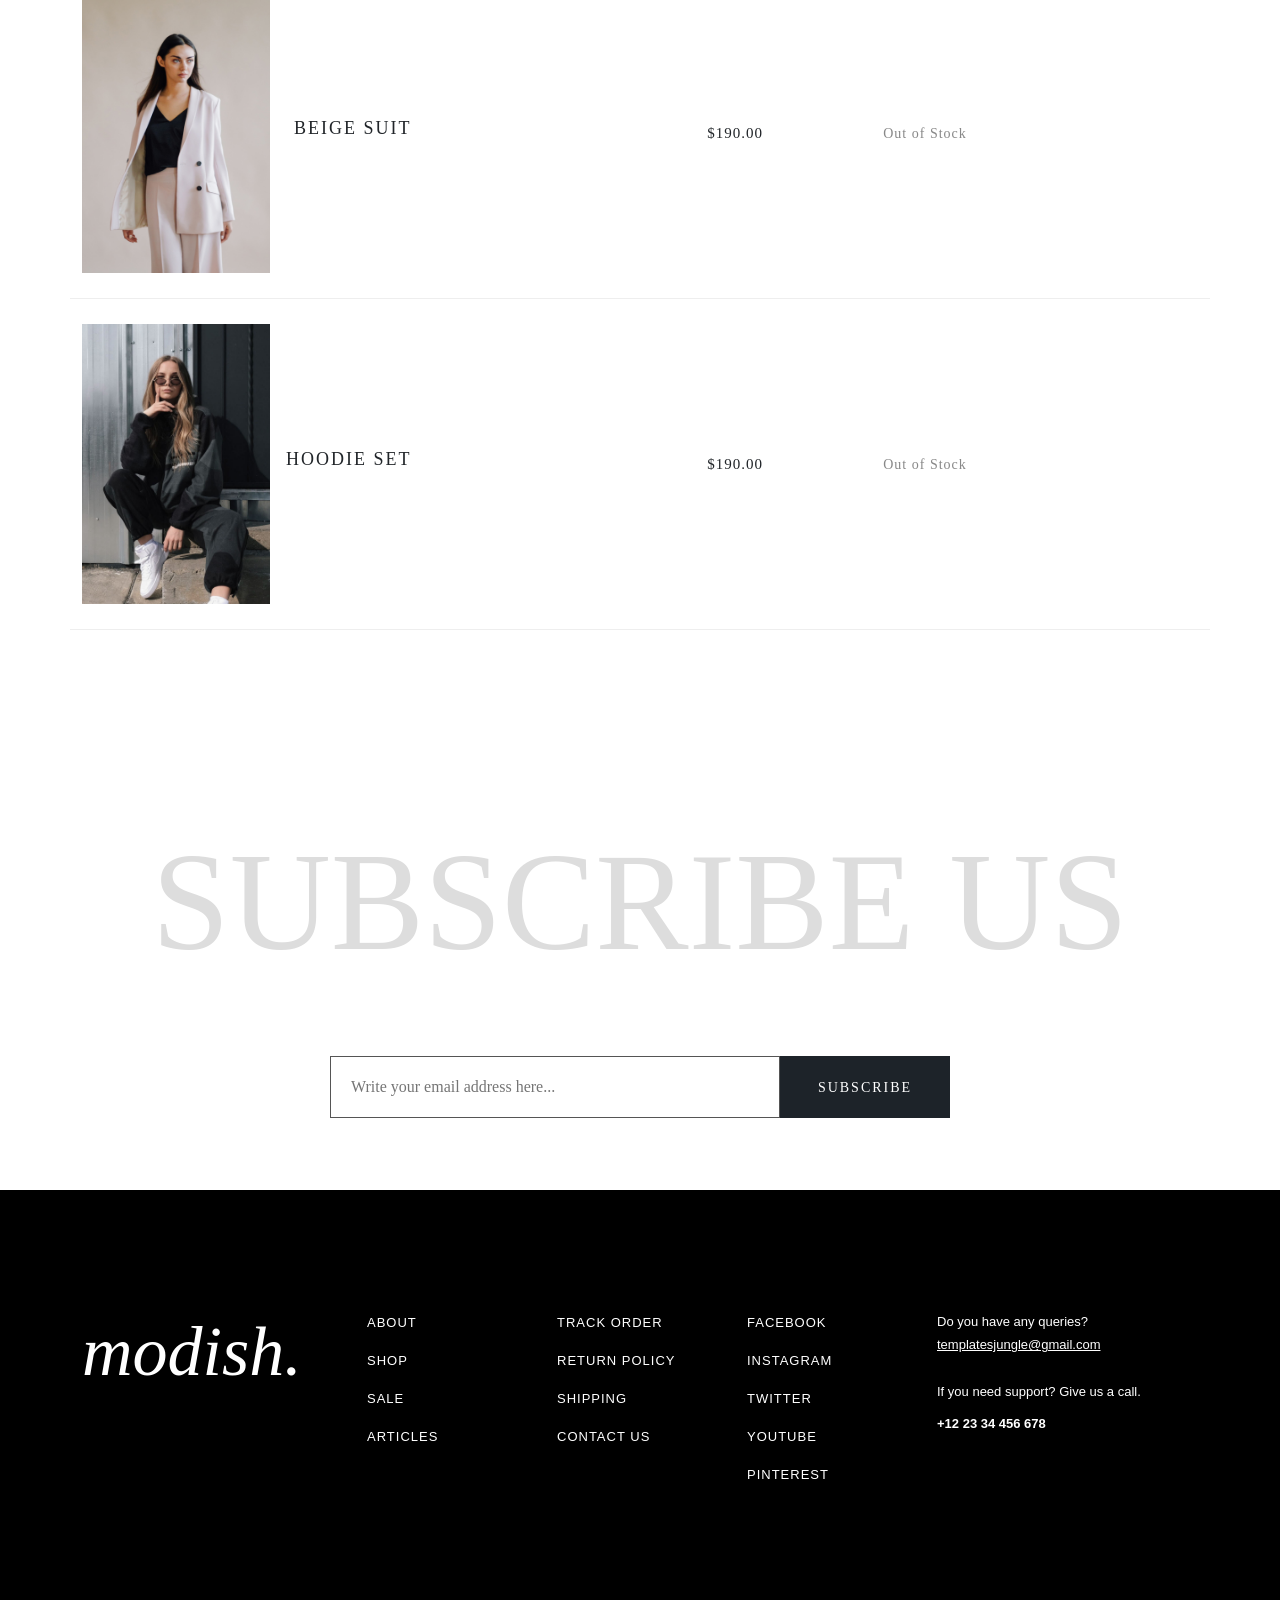
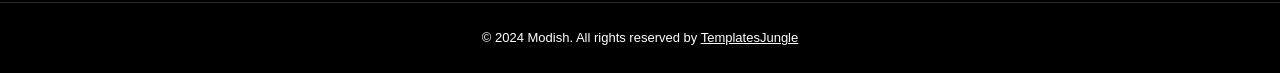
<file: wishlist.html>
<!DOCTYPE html>
<html lang="en">
<head>
    <meta charset="UTF-8">
    <title>Modish Hero</title>
    <meta name="viewport" content="width=device-width, initial-scale=1">
    <!-- CSS -->
    <link rel="stylesheet" href="index7.css">
    <!-- Bootstrap CSS -->
    <link href="https://cdn.jsdelivr.net/npm/bootstrap@5.3.2/dist/css/bootstrap.min.css" rel="stylesheet">

    <!-- Google Font for classy serif look -->
    <link href="https://fonts.googleapis.com/css2?family=Playfair+Display:wght@500;700&display=swap" rel="stylesheet">

    <style>
        body {
            margin: 0;
            font-family: "bodoni moda";
        }   

        .hero {
            height: 100px;
            background: url('img/video.jpg')center/cover no-repeat ;
            height: 700px;
            color: white;
            position: relative; 
        }

        .navbar-custom {
            position: absolute;
            top: 0;
            width: 100%;
            z-index: 10;
            background-color:#111111;
        }

        .logo {
            font-size: 28px;
            font-weight: 600;
        }

        .nav-center a {
            color: white;
            margin: 0 15px;
            text-decoration: none;
            font-size: 14px;
            letter-spacing: 1px;
        }

        .icons a {
            color: white;
            margin-left: 15px;
            font-size: 14px;
            text-decoration: none;
        }

        .hero-content {
            height: 100%;
        }

        .hero h1 {
            font-size: 150px;
            font-weight:lighter;
            letter-spacing: 3px;
            padding-left:280px;
            }

        .btn {
            color: rgb(255, 255, 255);
            border: none;
            font-size: 25px;
            letter-spacing: 2px;
            padding-left: 550px;
           
        }
       
    </style>
</head>

<body>

<!-- Navbar -->

<nav class="navbar navbar-expand-lg navbar-custom px-4">
    <div class="container-fluid">

    
        <div class="logo text-white">modish.</div>
        <div class="mx-auto d-none d-lg-flex nav-center">
            <a href="home.html">HOME</a>
            <a href="about.html">ABOUT</a>
            <a href="product.html">PRODUCT</a>
        </div>

        <div class="icons">
            <a href="login.html">LOGIN</a>
            <a href="signup.html">SIGN UP</a>
            <a href="#">SEARCH</a>
            <a href="wishlist.html">LIKE(0)</a>
            <a href="cart.html"> CART  (0)</a>
         
        </div>
    </div>
</nav>


<!-- Hero Section -->
<section class="hero">
    <div class="container hero-content d-flex align-items-center ">
        <div class="row">
            <div class="col1">
                <h1>WISHLIST</h1>
                <button class="btn">Home/Page/Shop</button>
            </div>
        </div>
    </div>
</section>
<br><br><br><br>

<div class="container my-5">

    <!-- Header -->
    <div class="row fw-bold text-uppercase border-bottom pb-3 mb-4 header-row">
        <div class="col-md-6">Product</div>
        <div class="col-md-2 text-center">Unit Price</div>
        <div class="col-md-2 text-center">Stock Status</div>
        <div class="col-md-2 text-center"></div>
    </div>

    <!-- Product Item 1 -->
    <div class="row align-items-center product-row">
        <div class="col-md-6 d-flex align-items-center gap-4">
            <img src="img/item9.jpg" class="product-img">
            <h5 class="product-title">MINT SUIT</h5>
        </div>

        <div class="col-md-2 text-center price">$130.00</div>
        <div class="col-md-2 text-center stock in-stock">In Stock</div>

        <div class="col-md-2 text-center">
            <button class="btn cart-btn">ADD TO CART</button>
            <i class="fa-solid fa-trash ms-3 delete-icon"></i>
        </div>
    </div>

    <!-- Product Item 2 -->
    <div class="row align-items-center product-row">
        <div class="col-md-6 d-flex align-items-center gap-4">
            <img src="img/item7.jpg" class="product-img">
            <h5 class="product-title">BLACK WITCH SUIT</h5>
        </div>

        <div class="col-md-2 text-center price">$100.00</div>
        <div class="col-md-2 text-center stock in-stock">In Stock</div>

        <div class="col-md-2 text-center">
            <button class="btn cart-btn">ADD TO CART</button>
            <i class="fa-solid fa-trash ms-3 delete-icon"></i>
        </div>
    </div>

    <!-- Product Item 3 -->
    <div class="row align-items-center product-row">
        <div class="col-md-6 d-flex align-items-center gap-4">
            <img src="img/item3.jpg" class="product-img">
            <h5 class="product-title">BEIGE SUIT</h5>
        </div>

        <div class="col-md-2 text-center price">$190.00</div>
        <div class="col-md-2 text-center stock out-stock">Out of Stock</div>

        <div class="col-md-2 text-center">
            <button class="btn cart-btn">ADD TO CART</button>
            <i class="fa-solid fa-trash ms-3 delete-icon"></i>
        </div>
    </div>

    
    <!-- Product Item 4 -->
    <div class="row align-items-center product-row">
        <div class="col-md-6 d-flex align-items-center gap-3">
            <img src="img/newarrival-items3.jpg" class="product-img">
            <h5 class="product-title">HOODIE SET</h5>
        </div>

        <div class="col-md-2 text-center price">$190.00</div>
        <div class="col-md-2 text-center stock out-stock">Out of Stock</div>

        <div class="col-md-2 text-center">
            <button class="btn cart-btn">ADD TO CART</button>
            <i class="fa-solid fa-trash ms-3 delete-icon"></i>
        </div>
    </div>

</div>


  <!-- ================= SUBSCRIBE ================= -->

  <section class="subscribe-section">

    <div class="container">

      <h1 class="big-text">Subscribe Us</h1>

      <div class="subscribe-box">

        <input
          type="email"
          placeholder="Write your email address here..."
        >

        <button>
          Subscribe
        </button>

      </div>

    </div>

  </section><br><br><br>

  <footer class="footer">

    <div class="container">

      <div class="row justify-content-between">

        <!-- Logo -->
        <div class="col-lg-3 footer-column">
          <h1 class="footer-logo">modish.</h1>
        </div>

        <!-- Links 1 -->
        <div class="col-lg-2 col-md-4 footer-column">
          <ul class="footer-links">
            <li><a href="#">About</a></li>
            <li><a href="#">Shop</a></li>
            <li><a href="#">Sale</a></li>
            <li><a href="#">Articles</a></li>
          </ul>
        </div>

        <!-- Links 2 -->
        <div class="col-lg-2 col-md-4 footer-column">
          <ul class="footer-links">
            <li><a href="#">Track Order</a></li>
            <li><a href="#">Return Policy</a></li>
            <li><a href="#">Shipping</a></li>
            <li><a href="#">Contact Us</a></li>
          </ul>
        </div>

        <!-- Social Links -->
        <div class="col-lg-2 col-md-4 footer-column">
          <ul class="footer-links">
            <li><a href="#">Facebook</a></li>
            <li><a href="#">Instagram</a></li>
            <li><a href="#">Twitter</a></li>
            <li><a href="#">Youtube</a></li>
            <li><a href="#">Pinterest</a></li>
          </ul>
        </div>

        <!-- Contact -->
        <div class="col-lg-3 footer-column">

          <div class="contact-text">
            Do you have any queries?<br>

            <a href="mailto:templatesjungle@gmail.com">
              templatesjungle@gmail.com
            </a>

            <br><br>

            If you need support? Give us a call.
          </div>

          <div class="phone">
            +12 23 34 456 678
          </div>

        </div>

      </div>

    </div>

    <!-- Copyright -->

    <div class="copyright">
      © 2024 Modish. All rights reserved by
      <a href="#">TemplatesJungle</a>
    </div>

  </footer>


</body>
</html>
</file>
<file: style.css>
.split-banner {
    height: 100vh;
    background-size: cover;
    background-position: center;
    position: relative;
}

.split-banner::before {
    content: "";
    position: absolute;
    inset: 0;
    background: rgba(0,0,0,0.35);
}

.split-banner .content {
    position: relative;
    z-index: 2;
}

.women-banner {
    background-image: url('img/women-section.png');
    height: 1000px;
  
}

.men-banner {
    background-image: url('img/men-section.png');
    height: 1000px;
}

.split-banner h2 {
    font-family: 'Playfair Display', serif;
    font-size: 64px;
    letter-spacing: 3px;
    margin-bottom: 20px;
}

.arrival-title {
    font-family: 'Playfair Display', serif;
    font-size: 42px;
    letter-spacing: 2px;
}

.shop-all {
    text-decoration: none;
    color: black;
    letter-spacing: 2px;
    font-size: 14px;
}

.product-card {
    position: relative;
}

.product-img {
    position: relative;
    overflow: hidden;
}

.product-img img {
    width: 100%;
    transition: transform 0.5s ease;
}

.product-img:hover img {
    transform: scale(1.05);
}

.overlay {
    position: absolute;
    bottom: 15px;
    left: 15px;
    right: 15px;
    background: rgba(255,255,255,0.9);
    padding: 10px 12px;
    display: flex;
    justify-content: space-between;
    align-items: center;
    opacity: 0;
    transition: 0.3s ease;
}

.product-img:hover .overlay {
    opacity: 1;
}

.add-cart {
    border: none;
    background: none;
    font-size: 14px;
}

.product-info span {
    letter-spacing: 1px;
    font-size: 14px;
}



 .review-section{
      padding:100px 0;
      text-align:center;
      position:relative;
      overflow:hidden;
    }
    .big-title{
      
      font-size:100px;
      font-family: 'Cormorant Garamond', serif;
      color:#dddddd;
      font-weight:lighter;
      text-transform:uppercase;
      letter-spacing:2px;
      margin-bottom:20px;
      line-height:1;
    }

    .review-card{
      padding:20px;
    }

    .review-text{
      font-size:16px;
      font-family: sans-serif;
      color:#353535;
      line-height:1.8;
      margin-bottom:25px;
    }

    .review-name{
      font-size:16px;
      font-family: jost,sans-serif;
      font-weight:700;
      color:#353535;
      text-transform:uppercase;
    }

    .dots{
      margin-top:20px;
    }

    .dot{
      width:12px;
      height:12px;
      border-radius:50%;
      display:inline-block;
      background:#c9c9c9;
      margin:0 6px;
    }

    .dot.active{
      background:#111;
    }

 section{
      padding:70px 0;
    }

    /* ---------------- TITLE ---------------- */

    .section-top{
      display:flex;
      justify-content:space-between;
      align-items:center;
      margin-bottom:35px;
    }

    .section-title{
      font-size:58px;
      letter-spacing:4px;
      font-weight:400;
      text-transform:uppercase;
    }

    .read-all{
      font-size:14px;
      letter-spacing:4px;
      text-transform:uppercase;
      cursor:pointer;
    }

    /* ---------------- ARTICLE CARD ---------------- */

    .article-card img{
      width:410px;
      height:247px;
      object-fit:cover;
    }

    .article-title{
        font-family: sans-serif;
      margin-top:14px;
      font-size:20px;
      letter-spacing:4px;
      text-transform:uppercase;
      line-height:1.5;
    }

    /* ---------------- SUBSCRIBE ---------------- */

    .subscribe-section{
      text-align:center;
      padding-top:140px;
    }

    .big-text{
      font-family:'Cormorant Garamond', serif;
      font-size:140px;
      color:#dddddd;
      text-transform:uppercase;
      margin-bottom:70px;
    }

    .subscribe-box{
      max-width:620px;
      margin:auto;
      display:flex;
    }

    .subscribe-box input{
      flex:1;
      padding:18px 20px;
      border:1px solid #555;
      outline:none;
      background:transparent;
      font-size:16px;
    }

    .subscribe-box button{
      width:170px;
      border:none;
      background:#1d2329;
      color:#fff;
      font-size:14px;
      letter-spacing:2px;
      text-transform:uppercase;
    }

.footer{
      background:#000;
      color:#fff;
      padding-top:120px;
    }

    .footer-logo{
      font-family:'Cormorant Garamond', serif;
      font-size:70px;
      font-style:italic;
      color:#fff;
    }

    .footer-links{
      font-family: sans-serif;
      list-style:none;
      padding:0;
    }

    .footer-links li{
      margin-bottom:14px;
    }

    .footer-links a{
        font-family: sans-serif;
      color:#fff;
      text-decoration:none;
      text-transform:uppercase;
      letter-spacing:1px;
      font-size:13px;
      transition:0.3s;
    }

    .footer-links a:hover{
      color:#c7c7c7;
    }

    .contact-text{
    font-family: sans-serif;
      font-size:13px;
      line-height:1.8;
    }

    .contact-text a{
      color:#fff;
    }

    .phone{
        font-family: sans-serif;
      font-size:13px;
      font-weight:600;
      margin-top:10px;
    }

    /* ================= COPYRIGHT ================= */

    .copyright{
      font-family: sans-serif;
      border-top:1px solid #2b2b2b;
      margin-top:100px;
      padding:25px 0;
      text-align:center;
      font-size:13px;
    }

    .copyright a{
      color:#fff;
    }
</file>
<file: index1.css>
section{
      padding:100px 0;
    }

    h2{
      font-family:'Cormorant Garamond', serif;
      font-size:42px;
      letter-spacing:2px;
      margin-bottom:20px;
      text-transform:uppercase;
    }

    p{
      line-height:1.9;
      font-size:15px;
      color:#555;
    }

    .check-list{
      list-style:none;
      padding:0;
      margin:20px 0;
    }

    .check-list li{
      margin-bottom:10px;
      font-size:15px;
    }

    .check-list li::before{
      content:"✓";
      color:#ff6a00;
      margin-right:10px;
      font-weight:bold;
    }

    .btn-outline-dark{
      padding:12px 30px;
      letter-spacing:2px;
      text-transform:uppercase;
      font-size:14px;
    }

    img{
      width:100%;
      height:100%;
      object-fit:cover;
    }

    .image-box{
      height:360px;
      overflow:hidden;
    }

    @media(max-width:768px){
      h2{
        font-size:30px;
      }

      .image-box{
        height:260px;
        margin-bottom:30px;
      }
    }


 /* ---------------- SUBSCRIBE ---------------- */

    .subscribe-section{
      text-align:center;
      padding-top:140px;
    }

    .big-text{
      font-family:'Cormorant Garamond', serif;
      font-size:140px;
      color:#dddddd;
      text-transform:uppercase;
      margin-bottom:70px;
    }

    .subscribe-box{
      max-width:620px;
      margin:auto;
      display:flex;
    }

    .subscribe-box input{
      flex:1;
      padding:18px 20px;
      border:1px solid #555;
      outline:none;
      background:transparent;
      font-size:16px;
    }

    .subscribe-box button{
      width:170px;
      border:none;
      background:#1d2329;
      color:#fff;
      font-size:14px;
      letter-spacing:2px;
      text-transform:uppercase;
    }

.footer{
      background:#000;
      color:#fff;
      padding-top:120px;
    }

    .footer-logo{
      font-family:'Cormorant Garamond', serif;
      font-size:70px;
      font-style:italic;
      color:#fff;
    }

    .footer-links{
      font-family: sans-serif;
      list-style:none;
      padding:0;
    }

    .footer-links li{
      margin-bottom:14px;
    }

    .footer-links a{
        font-family: sans-serif;
      color:#fff;
      text-decoration:none;
      text-transform:uppercase;
      letter-spacing:1px;
      font-size:13px;
      transition:0.3s;
    }

    .footer-links a:hover{
      color:#c7c7c7;
    }

    .contact-text{
    font-family: sans-serif;
      font-size:13px;
      line-height:1.8;
    }

    .contact-text a{
      color:#fff;
    }

    .phone{
        font-family: sans-serif;
      font-size:13px;
      font-weight:600;
      margin-top:10px;
    }

    /* ================= COPYRIGHT ================= */

    .copyright{
      font-family: sans-serif;
      border-top:1px solid #2b2b2b;
      margin-top:100px;
      padding:25px 0;
      text-align:center;
      font-size:13px;
    }

    .copyright a{
      color:#fff;
    }
</file>
<file: index6.css>
body{
      background:#f7f7f7;
      font-family: Arial, sans-serif;
      color:#222;
    }

    .cart-title{
      text-align:center;
      font-size:60px;
      font-weight:300;
      margin:50px 0;
    }

    .cart-header{
      font-size:12px;
      color:#888;
      font-weight:600;
      text-transform:uppercase;
      border-bottom:1px solid #ddd;
      padding-bottom:15px;
      margin-bottom:20px;
    }

    .cart-item{
      background:#fff;
      padding:20px 0;
      border-bottom:1px solid #e5e5e5;
      align-items:center;
    }

    .product-img{
      width: 150px;
      height:150px;
      object-fit:contain;
      padding:10px;
    }

    .product-name{
      font-size:20px;
      font-weight:500;
    }

    .product-color{
      font-size:14px;
      color:#888;
    }

    .qty-box{
      display:flex;
      align-items:center;
      justify-content:center;
      gap:15px;
      background:#f2f2f2;
      border-radius:30px;
      width:110px;
      padding:8px 15px;
    }

    .qty-btn{
      border:none;
      background:none;
      font-size:18px;
      color:#555;
    }

    .remove-btn{
      width:35px;
      height:35px;
      border-radius:50%;
      border:none;
      background:#f0f0f0;
      color:#666;
    }

    .summary-box{
      background:#efefef;
      padding:0;
    }

    .summary-header{
      padding:25px;
      font-size:30px;
      border-bottom:1px solid #ddd;
    }

    .summary-body{
      padding:25px;
    }

    .summary-row{
      display:flex;
      justify-content:space-between;
      margin-bottom:15px;
      font-size:18px;
    }

    .coupon{
      color:#57a857;
      font-size:16px;
      text-decoration:none;
    }

    .total-box{
      background:#e4e4e4;
      padding:25px;
      display:flex;
      justify-content:space-between;
      font-size:30px;
      font-weight:500;
    }

    .checkout-btn{
      width:100%;
      background:#58a84f;
      color:#fff;
      border:none;
      padding:18px;
      font-size:18px;
      letter-spacing:1px;
      margin-top:10px;
    }

    .checkout-btn:hover{
      background:#468d40;
    }


      /* ---------------- SUBSCRIBE ---------------- */

    .subscribe-section{
      text-align:center;
      padding-top:140px;
    }

    .big-text{
      font-family:'Cormorant Garamond', serif;
      font-size:140px;
      color:#dddddd;
      text-transform:uppercase;
      margin-bottom:70px;
    }

    .subscribe-box{
      max-width:620px;
      margin:auto;
      display:flex;
    }

    .subscribe-box input{
      flex:1;
      padding:18px 20px;
      border:1px solid #555;
      outline:none;
      background:transparent;
      font-size:16px;
    }

    .subscribe-box button{
      width:170px;
      border:none;
      background:#1d2329;
      color:#fff;
      font-size:14px;
      letter-spacing:2px;
      text-transform:uppercase;
    }

.footer{
      background:#000;
      color:#fff;
      padding-top:120px;
    }

    .footer-logo{
      font-family:'Cormorant Garamond', serif;
      font-size:70px;
      font-style:italic;
      color:#fff;
    }

    .footer-links{
      font-family: sans-serif;
      list-style:none;
      padding:0;
    }

    .footer-links li{
      margin-bottom:14px;
    }

    .footer-links a{
        font-family: sans-serif;
      color:#fff;
      text-decoration:none;
      text-transform:uppercase;
      letter-spacing:1px;
      font-size:13px;
      transition:0.3s;
    }

    .footer-links a:hover{
      color:#c7c7c7;
    }

    .contact-text{
    font-family: sans-serif;
      font-size:13px;
      line-height:1.8;
    }

    .contact-text a{
      color:#fff;
    }

    .phone{
        font-family: sans-serif;
      font-size:13px;
      font-weight:600;
      margin-top:10px;
    }

    /* ================= COPYRIGHT ================= */

    .copyright{
      font-family: sans-serif;
      border-top:1px solid #2b2b2b;
      margin-top:100px;
      padding:25px 0;
      text-align:center;
      font-size:13px;
    }

    .copyright a{
      color:#fff;
    }
</file>
<file: index.css>
.split-banner {
    height: 100vh;
    background-size: cover;
    background-position: center;
    position: relative;
}

.split-banner::before {
    content: "";
    position: absolute;
    inset: 0;
    background: rgba(0,0,0,0.35);
}

.split-banner .content {
    position: relative;
    z-index: 2;
}

.women-banner {
    background-image: url('img/women-section.png');
    height: 1000px;
  
}

.men-banner {
    background-image: url('img/men-section.png');
    height: 1000px;
}

.split-banner h2 {
    font-family: 'Playfair Display', serif;
    font-size: 64px;
    letter-spacing: 3px;
    margin-bottom: 20px;
}

.arrival-title {
    font-family: 'Playfair Display', serif;
    font-size: 42px;
    letter-spacing: 2px;
}

.shop-all {
    text-decoration: none;
    color: black;
    letter-spacing: 2px;
    font-size: 14px;
}

.product-card {
    position: relative;
}

.product-img {
    position: relative;
    overflow: hidden;
}

.product-img img {
    width: 100%;
    transition: transform 0.5s ease;
}

.product-img:hover img {
    transform: scale(1.05);
}

.overlay {
    position: absolute;
    bottom: 15px;
    left: 15px;
    right: 15px;
    background: rgba(255,255,255,0.9);
    padding: 10px 12px;
    display: flex;
    justify-content: space-between;
    align-items: center;
    opacity: 0;
    transition: 0.3s ease;
}

.product-img:hover .overlay {
    opacity: 1;
}

.add-cart {
    border: none;
    background: none;
    font-size: 14px;
}

.product-info span {
    letter-spacing: 1px;
    font-size: 14px;
}



 .review-section{
      padding:100px 0;
      text-align:center;
      position:relative;
      overflow:hidden;
    }
    .big-title{
      
      font-size:100px;
      font-family: 'Cormorant Garamond', serif;
      color:#dddddd;
      font-weight:lighter;
      text-transform:uppercase;
      letter-spacing:2px;
      margin-bottom:20px;
      line-height:1;
    }

    .review-card{
      padding:20px;
    }

    .review-text{
      font-size:16px;
      font-family: sans-serif;
      color:#353535;
      line-height:1.8;
      margin-bottom:25px;
    }

    .review-name{
      font-size:16px;
      font-family: jost,sans-serif;
      font-weight:700;
      color:#353535;
      text-transform:uppercase;
    }

    .dots{
      margin-top:20px;
    }

    .dot{
      width:12px;
      height:12px;
      border-radius:50%;
      display:inline-block;
      background:#c9c9c9;
      margin:0 6px;
    }

    .dot.active{
      background:#111;
    }

 section{
      padding:70px 0;
    }

    /* ---------------- TITLE ---------------- */

    .section-top{
      display:flex;
      justify-content:space-between;
      align-items:center;
      margin-bottom:35px;
    }

    .section-title{
      font-size:58px;
      letter-spacing:4px;
      font-weight:400;
      text-transform:uppercase;
    }

    .read-all{
      font-size:14px;
      letter-spacing:4px;
      text-transform:uppercase;
      cursor:pointer;
    }

    /* ---------------- ARTICLE CARD ---------------- */

    .article-card img{
      width:410px;
      height:247px;
      object-fit:cover;
    }

    .article-title{
        font-family: sans-serif;
      margin-top:14px;
      font-size:20px;
      letter-spacing:4px;
      text-transform:uppercase;
      line-height:1.5;
    }

    /* ---------------- SUBSCRIBE ---------------- */

    .subscribe-section{
      text-align:center;
      padding-top:140px;
    }

    .big-text{
      font-family:'Cormorant Garamond', serif;
      font-size:140px;
      color:#dddddd;
      text-transform:uppercase;
      margin-bottom:70px;
    }

    .subscribe-box{
      max-width:620px;
      margin:auto;
      display:flex;
    }

    .subscribe-box input{
      flex:1;
      padding:18px 20px;
      border:1px solid #555;
      outline:none;
      background:transparent;
      font-size:16px;
    }

    .subscribe-box button{
      width:170px;
      border:none;
      background:#1d2329;
      color:#fff;
      font-size:14px;
      letter-spacing:2px;
      text-transform:uppercase;
    }

.footer{
      background:#000;
      color:#fff;
      padding-top:120px;
    }

    .footer-logo{
      font-family:'Cormorant Garamond', serif;
      font-size:70px;
      font-style:italic;
      color:#fff;
    }

    .footer-links{
      font-family: sans-serif;
      list-style:none;
      padding:0;
    }

    .footer-links li{
      margin-bottom:14px;
    }

    .footer-links a{
        font-family: sans-serif;
      color:#fff;
      text-decoration:none;
      text-transform:uppercase;
      letter-spacing:1px;
      font-size:13px;
      transition:0.3s;
    }

    .footer-links a:hover{
      color:#c7c7c7;
    }

    .contact-text{
    font-family: sans-serif;
      font-size:13px;
      line-height:1.8;
    }

    .contact-text a{
      color:#fff;
    }

    .phone{
        font-family: sans-serif;
      font-size:13px;
      font-weight:600;
      margin-top:10px;
    }

    /* ================= COPYRIGHT ================= */

    .copyright{
      font-family: sans-serif;
      border-top:1px solid #2b2b2b;
      margin-top:100px;
      padding:25px 0;
      text-align:center;
      font-size:13px;
    }

    .copyright a{
      color:#fff;
    }
</file>
<file: index4.css>
body{
            background:#f5f5f5;
            font-family: Arial, sans-serif;
        }

        .login-wrapper{
            max-width: 750px;
            margin: 70px auto;
        }

        .top-line{
            border-top:1px solid #cfcfcf;
            margin-top:10px;
        }

        .tabs{
            text-align:center;
            margin-bottom:10px;
        }

        .tabs span{
            font-size:25px;
            font-weight:600;
            margin:0 25px;
            cursor:pointer;
            letter-spacing:1px;
        }

        .active-tab{
            border-bottom:4px solid #000;
            padding-bottom:5px;
        }

        .section-title{
            font-size:18px;
            margin:40px 0 10px;
            color:#333;
        }

        .section-line{
            border-top:1px solid #d6d6d6;
            margin-bottom:30px;
        }

        .social-btn{
            height:70px;
            border:1px solid #555;
            background:#fff;
            font-weight:600;
            letter-spacing:1px;
            transition:0.3s;
        }

        .social-btn:hover{
            background:#111;
            color:#fff;
        }

        .social-btn i{
            margin-right:10px;
        }

        .form-control{
            height:68px;
            border-radius:4px;
            margin-bottom:20px;
            padding-left:20px;
            font-size:16px;
        }

        .extra-links{
            display:flex;
            justify-content:space-between;
            align-items:center;
            margin:15px 0 30px;
        }

        .forgot{
            color:#ff7a00;
            text-decoration:none;
            font-weight:600;
        }

        .login-btn{
            height:60px;
            background:#111820;
            color:#ffffff;
            border:none;
            width:100%;
            font-weight:600;
            letter-spacing:2px;
            border-radius:4px;
        }
        .login-btn:hover{
            background:#000000;
            transition-duration: 5s;
    
        }
        .col{
            border: 1px solid black;
            padding: 20px;
        }

        /* ---------------- SUBSCRIBE ---------------- */

    .subscribe-section{
      text-align:center;
      padding-top:140px;
    }

    .big-text{
      font-family:'Cormorant Garamond', serif;
      font-size:140px;
      color:#dddddd;
      text-transform:uppercase;
      margin-bottom:70px;
    }

    .subscribe-box{
      max-width:620px;
      margin:auto;
      display:flex;
    }

    .subscribe-box input{
      flex:1;
      padding:18px 20px;
      border:1px solid #555;
      outline:none;
      background:transparent;
      font-size:16px;
    }

    .subscribe-box button{
      width:170px;
      border:none;
      background:#1d2329;
      color:#fff;
      font-size:14px;
      letter-spacing:2px;
      text-transform:uppercase;
    }

.footer{
      background:#000;
      color:#fff;
      padding-top:120px;
    }

    .footer-logo{
      font-family:'Cormorant Garamond', serif;
      font-size:70px;
      font-style:italic;
      color:#fff;
    }

    .footer-links{
      font-family: sans-serif;
      list-style:none;
      padding:0;
    }

    .footer-links li{
      margin-bottom:14px;
    }

    .footer-links a{
        font-family: sans-serif;
      color:#fff;
      text-decoration:none;
      text-transform:uppercase;
      letter-spacing:1px;
      font-size:13px;
      transition:0.3s;
    }

    .footer-links a:hover{
      color:#c7c7c7;
    }

    .contact-text{
    font-family: sans-serif;
      font-size:13px;
      line-height:1.8;
    }

    .contact-text a{
      color:#fff;
    }

    .phone{
        font-family: sans-serif;
      font-size:13px;
      font-weight:600;
      margin-top:10px;
    }

    /* ================= COPYRIGHT ================= */

    .copyright{
      font-family: sans-serif;
      border-top:1px solid #2b2b2b;
      margin-top:100px;
      padding:25px 0;
      text-align:center;
      font-size:13px;
    }

    .copyright a{
      color:#fff;
    }
</file>
<file: index3.css>
/* Images */
.thumb-img{
    width: 106px;
    height: 182px;
    cursor: pointer;
    border: 1px solid #ddd;

}

.main-img{
    width: 420px;
    height: 660px;
    
}

/* Title */
.title{
    font-size: 40px;
    font-weight: 700;
    letter-spacing: 2px;
}

/* Rating */
.rating i{
    color: #000;
}
.rating span{
    margin-left: 10px;
}

/* Price */
.price .new-price{
    font-size: 32px;
    color: #e67e22;
    font-weight: 600;
}
.old-price{
    text-decoration: line-through;
    margin-left: 10px;
    color: #888;
}

/* Description */
.desc{
    color: #555;
    margin: 20px 0;
}

/* Section Title */
.section-title{
    font-weight: 700;
    margin-bottom: 10px;
}

/* Option Buttons */
.option-btn{
    padding: 10px 20px;
    border:none;
    background: #f8f8f8;
    cursor: pointer;
    font-weight: 500;
}

.option-btn.active{
    background: #dcdcdc;
}

/* Stock */
.stock{
    font-style: italic;
    color: #666;
}

/* Quantity Box */
.qty-box{
    display: flex;
    border:none;
}
.qty-box button{
    width: 35px;
    border: none;
    background: #f1f1f1;
}
.qty-box input{
    width: 40px;
    text-align: center;
    border: none;
}

/* Buttons */
.cart-btn{
    padding: 10px 25px;
    border:none;
    background: white;
    font-weight: 600;
}
.wish-btn{
    padding: 10px 15px;
    border:none;
    background: white;
}

/* Tabs Style */
.product-tabs {
    border-bottom: 1px solid #ddd;
    gap: 60px;
}

.product-tabs .nav-link {
    border: none;
    color: #000;
    font-weight: 600;
    letter-spacing: 2px;
    padding-bottom: 15px;
    position: relative;
}

.product-tabs .nav-link.active::after {
    content: "";
    position: absolute;
    bottom: -1px;
    left: 0;
    width: 100%;
    height: 3px;
    background: #000;
}

/* Description Title */
.desc-title {
    font-size: 22px;
    font-weight: 700;
    margin-bottom: 20px;
}

/* Paragraph & List */
.tab-pane p {
    color: #444;
    line-height: 1.8;
}

.tab-pane ul {
    margin: 20px 0;
    padding-left: 20px;
}

.tab-pane ul li {
    margin-bottom: 10px;
}


/* ---------------- SUBSCRIBE ---------------- */

    .subscribe-section{
      text-align:center;
      padding-top:140px;
    }

    .big-text{
      font-family:'Cormorant Garamond', serif;
      font-size:140px;
      color:#dddddd;
      text-transform:uppercase;
      margin-bottom:70px;
    }

    .subscribe-box{
      max-width:620px;
      margin:auto;
      display:flex;
    }

    .subscribe-box input{
      flex:1;
      padding:18px 20px;
      border:1px solid #555;
      outline:none;
      background:transparent;
      font-size:16px;
    }

    .subscribe-box button{
      width:170px;
      border:none;
      background:#1d2329;
      color:#fff;
      font-size:14px;
      letter-spacing:2px;
      text-transform:uppercase;
    }

.footer{
      background:#000;
      color:#fff;
      padding-top:120px;
    }

    .footer-logo{
      font-family:'Cormorant Garamond', serif;
      font-size:70px;
      font-style:italic;
      color:#fff;
    }

    .footer-links{
      font-family: sans-serif;
      list-style:none;
      padding:0;
    }

    .footer-links li{
      margin-bottom:14px;
    }

    .footer-links a{
        font-family: sans-serif;
      color:#fff;
      text-decoration:none;
      text-transform:uppercase;
      letter-spacing:1px;
      font-size:13px;
      transition:0.3s;
    }

    .footer-links a:hover{
      color:#c7c7c7;
    }

    .contact-text{
    font-family: sans-serif;
      font-size:13px;
      line-height:1.8;
    }

    .contact-text a{
      color:#fff;
    }

    .phone{
        font-family: sans-serif;
      font-size:13px;
      font-weight:600;
      margin-top:10px;
    }

    /* ================= COPYRIGHT ================= */

    .copyright{
      font-family: sans-serif;
      border-top:1px solid #2b2b2b;
      margin-top:100px;
      padding:25px 0;
      text-align:center;
      font-size:13px;
    }

    .copyright a{
      color:#fff;
    }
</file>
<file: index2.css>
body {
    background: #fff;
}

.container {
    display: flex;
    padding: 30px;
}

/* Sidebar */
.sidebar {
    width: 250px;
    padding-right: 20px;
}

.sidebar input {
    width: 100%;
    padding: 8px;
    margin-bottom: 20px;
}

.sidebar h3 {
    margin: 15px 0 8px;
    font-size: 14px;
    letter-spacing: 1px;
}

.sidebar ul {
    list-style: none;
    margin-bottom: 15px;
}

.sidebar li {
    font-size: 13px;
    margin: 6px 0;
    cursor: pointer;
}

/* Products section */
.products {
    flex: 1;
}

/* Top bar */
.top-bar {
    display: flex;
    justify-content: space-between;
    align-items: center;
    margin-bottom: 20px;
}

.top-bar select {
    padding: 6px;
}

/* Grid */
.grid {
    display: grid;
    grid-template-columns: repeat(3, 1fr);
    gap: 25px;
}

/* Card */
.card {
    cursor: pointer;
}

.img-box {
    position: relative;
    overflow: hidden;
}

.img-box img {
    width: 330px;
    height: 470px;
    display: block;
}

.view-btn {
    position: absolute;
    bottom: 15px;
    left: 50%;
    transform: translateX(-50%);
    padding-left: 30px;
    padding-right: 30px;
    padding-bottom: 10px;
    padding-top: 10px;
    border: none;
    opacity: 0;
    transition: 0.3s;
}

.img-box:hover .view-btn {
    opacity: 1;
}

.info {
    display: flex;
    justify-content: space-between;
    margin-top: 8px;
    font-size: 14px;
}

/* Pagination */
.pagination {
    margin-top: 30px;
    text-align: center;

}
.pagination button{
   padding-left: 20px;
   padding-right: 20px;
   border: 1px solid rgba(0, 0, 0, 0.493);
   background-color: #fff;

}

.pagination span {
    margin: 0 5px;
    padding: 6px 10px;
    background: #fff;
    cursor: pointer;
}

/* ---------------- SUBSCRIBE ---------------- */

    .subscribe-section{
      text-align:center;
      padding-top:140px;
    }

    .big-text{
      font-family:'Cormorant Garamond', serif;
      font-size:140px;
      color:#dddddd;
      text-transform:uppercase;
      margin-bottom:70px;
    }

    .subscribe-box{
      max-width:620px;
      margin:auto;
      display:flex;
    }

    .subscribe-box input{
      flex:1;
      padding:18px 20px;
      border:1px solid #555;
      outline:none;
      background:transparent;
      font-size:16px;
    }

    .subscribe-box button{
      width:170px;
      border:none;
      background:#1d2329;
      color:#fff;
      font-size:14px;
      letter-spacing:2px;
      text-transform:uppercase;
    }

.footer{
      background:#000;
      color:#fff;
      padding-top:120px;
    }

    .footer-logo{
      font-family:'Cormorant Garamond', serif;
      font-size:70px;
      font-style:italic;
      color:#fff;
    }

    .footer-links{
      font-family: sans-serif;
      list-style:none;
      padding:0;
    }

    .footer-links li{
      margin-bottom:14px;
    }

    .footer-links a{
        font-family: sans-serif;
      color:#fff;
      text-decoration:none;
      text-transform:uppercase;
      letter-spacing:1px;
      font-size:13px;
      transition:0.3s;
    }

    .footer-links a:hover{
      color:#c7c7c7;
    }

    .contact-text{
    font-family: sans-serif;
      font-size:13px;
      line-height:1.8;
    }

    .contact-text a{
      color:#fff;
    }

    .phone{
        font-family: sans-serif;
      font-size:13px;
      font-weight:600;
      margin-top:10px;
    }

    /* ================= COPYRIGHT ================= */

    .copyright{
      font-family: sans-serif;
      border-top:1px solid #2b2b2b;
      margin-top:100px;
      padding:25px 0;
      text-align:center;
      font-size:13px;
    }

    .copyright a{
      color:#fff;
    }
</file>
<file: index5.css>
body{
            background:#f5f5f5;
            font-family: Arial, sans-serif;
        }

        .login-wrapper{
            max-width: 750px;
            margin: 70px auto;
        }

        .top-line{
            border-top:1px solid #cfcfcf;
            margin-top:10px;
        }

        .tabs{
            text-align:center;
            margin-bottom:10px;
        }

        .tabs span{
            font-size:25px;
            font-weight:600;
            margin:0 25px;
            cursor:pointer;
            letter-spacing:1px;
        }

        .active-tab{
            border-bottom:4px solid #000;
            padding-bottom:5px;
        }

        .section-title{
            font-size:18px;
            margin:40px 0 10px;
            color:#333;
        }

        .section-line{
            border-top:1px solid #d6d6d6;
            margin-bottom:30px;
        }

        .social-btn{
            height:70px;
            border:1px solid #555;
            background:#fff;
            font-weight:600;
            letter-spacing:1px;
            transition:0.3s;
        }

        .social-btn:hover{
            background:#111;
            color:#fff;
        }

        .social-btn i{
            margin-right:10px;
        }

        .form-control{
            height:68px;
            border-radius:4px;
            margin-bottom:20px;
            padding-left:20px;
            font-size:16px;
        }

        .extra-links{
            display:flex;
            justify-content:space-between;
            align-items:center;
            margin:15px 0 30px;
        }

        .forgot{
            color:#ff7a00;
            text-decoration:none;
            font-weight:600;
        }

        

        .login-btn{
            height:60px;
            background:#111820;
            color:#fff;
            border:none;
            width:100%;
            font-weight:600;
            letter-spacing:2px;
            border-radius:4px;
        }

        .login-btn:hover{
            background:#000;
        }
        .col{
            border: 1px solid black;
            padding: 20px;
        }

        /* ---------------- SUBSCRIBE ---------------- */

    .subscribe-section{
      text-align:center;
      padding-top:140px;
    }

    .big-text{
      font-family:'Cormorant Garamond', serif;
      font-size:140px;
      color:#dddddd;
      text-transform:uppercase;
      margin-bottom:70px;
    }

    .subscribe-box{
      max-width:620px;
      margin:auto;
      display:flex;
    }

    .subscribe-box input{
      flex:1;
      padding:18px 20px;
      border:1px solid #555;
      outline:none;
      background:transparent;
      font-size:16px;
    }

    .subscribe-box button{
      width:170px;
      border:none;
      background:#1d2329;
      color:#fff;
      font-size:14px;
      letter-spacing:2px;
      text-transform:uppercase;
    }

.footer{
      background:#000;
      color:#fff;
      padding-top:120px;
    }

    .footer-logo{
      font-family:'Cormorant Garamond', serif;
      font-size:70px;
      font-style:italic;
      color:#fff;
    }

    .footer-links{
      font-family: sans-serif;
      list-style:none;
      padding:0;
    }

    .footer-links li{
      margin-bottom:14px;
    }

    .footer-links a{
        font-family: sans-serif;
      color:#fff;
      text-decoration:none;
      text-transform:uppercase;
      letter-spacing:1px;
      font-size:13px;
      transition:0.3s;
    }

    .footer-links a:hover{
      color:#c7c7c7;
    }

    .contact-text{
    font-family: sans-serif;
      font-size:13px;
      line-height:1.8;
    }

    .contact-text a{
      color:#fff;
    }

    .phone{
        font-family: sans-serif;
      font-size:13px;
      font-weight:600;
      margin-top:10px;
    }

    /* ================= COPYRIGHT ================= */

    .copyright{
      font-family: sans-serif;
      border-top:1px solid #2b2b2b;
      margin-top:100px;
      padding:25px 0;
      text-align:center;
      font-size:13px;
    }

    .copyright a{
      color:#fff;
    }
</file>
<file: index7.css>
.header-row {
    letter-spacing: 1px;
    font-size: 14px;
}

.product-row {
    border-bottom: 1px solid #eee;
    padding: 25px 0;
}

.product-img {
    width: 188px;
    height: 280px;
    object-fit: cover;
}

.product-title {
    font-size: 18px;
    letter-spacing: 2px;
}

.price {
    font-size: 15px;
    letter-spacing: 1px;
}

.stock {
    font-size: 14px;
    letter-spacing: 1px;
}

.in-stock {
    color: #000;
}

.out-stock {
    color: #888;
}

.cart-button{
    background: #000000;
    color: #ffffff;
    padding: 16px;
    font-size: 16px;
    letter-spacing: 1px;
    border: none;
    border-radius: 0;
}

.delete-icon {
    cursor: pointer;
    font-size: 18px;
    color: #000;
}


   /* ---------------- SUBSCRIBE ---------------- */

    .subscribe-section{
      text-align:center;
      padding-top:140px;
    }

    .big-text{
      font-family:'Cormorant Garamond', serif;
      font-size:140px;
      color:#dddddd;
      text-transform:uppercase;
      margin-bottom:70px;
    }

    .subscribe-box{
      max-width:620px;
      margin:auto;
      display:flex;
    }

    .subscribe-box input{
      flex:1;
      padding:18px 20px;
      border:1px solid #555;
      outline:none;
      background:transparent;
      font-size:16px;
    }

    .subscribe-box button{
      width:170px;
      border:none;
      background:#1d2329;
      color:#fff;
      font-size:14px;
      letter-spacing:2px;
      text-transform:uppercase;
    }

.footer{
      background:#000;
      color:#fff;
      padding-top:120px;
    }

    .footer-logo{
      font-family:'Cormorant Garamond', serif;
      font-size:70px;
      font-style:italic;
      color:#fff;
    }

    .footer-links{
      font-family: sans-serif;
      list-style:none;
      padding:0;
    }

    .footer-links li{
      margin-bottom:14px;
    }

    .footer-links a{
        font-family: sans-serif;
      color:#fff;
      text-decoration:none;
      text-transform:uppercase;
      letter-spacing:1px;
      font-size:13px;
      transition:0.3s;
    }

    .footer-links a:hover{
      color:#c7c7c7;
    }

    .contact-text{
    font-family: sans-serif;
      font-size:13px;
      line-height:1.8;
    }

    .contact-text a{
      color:#fff;
    }

    .phone{
        font-family: sans-serif;
      font-size:13px;
      font-weight:600;
      margin-top:10px;
    }

    /* ================= COPYRIGHT ================= */

    .copyright{
      font-family: sans-serif;
      border-top:1px solid #2b2b2b;
      margin-top:100px;
      padding:25px 0;
      text-align:center;
      font-size:13px;
    }

    .copyright a{
      color:#fff;
    }
</file>
